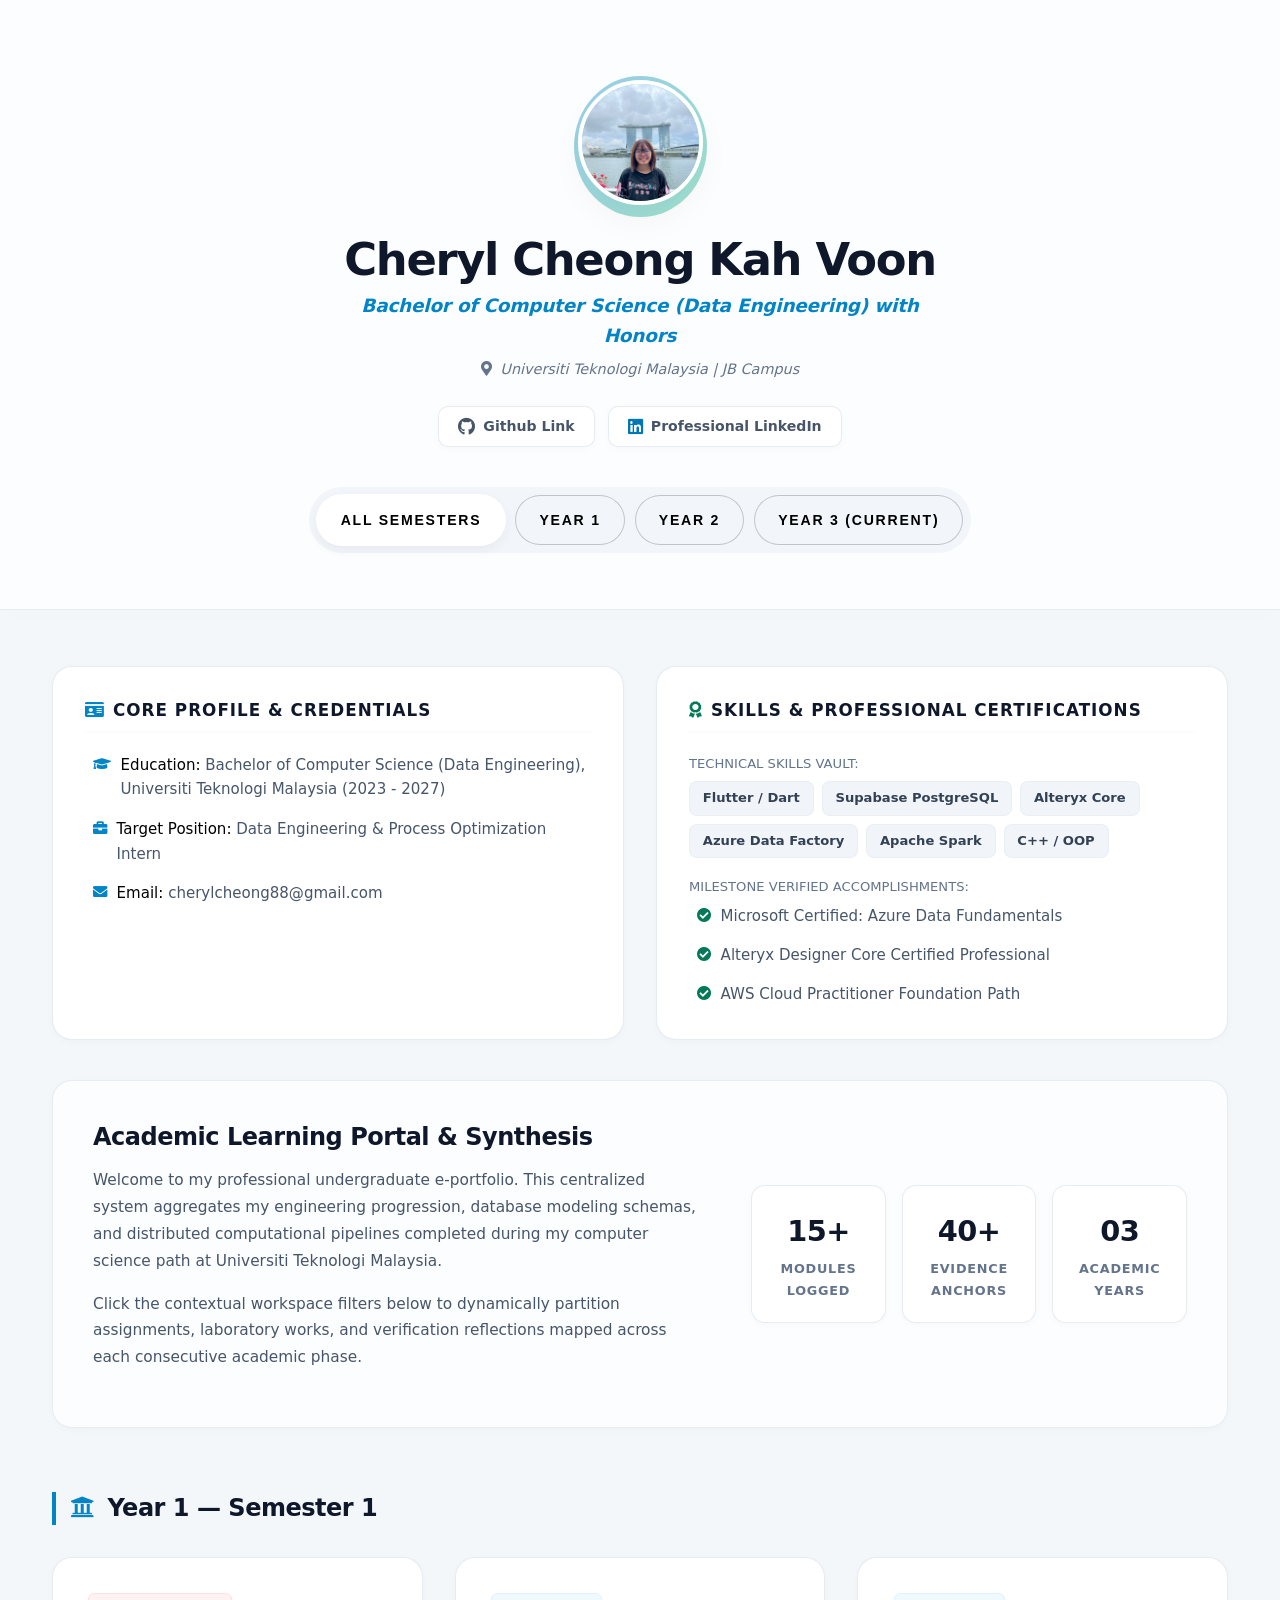
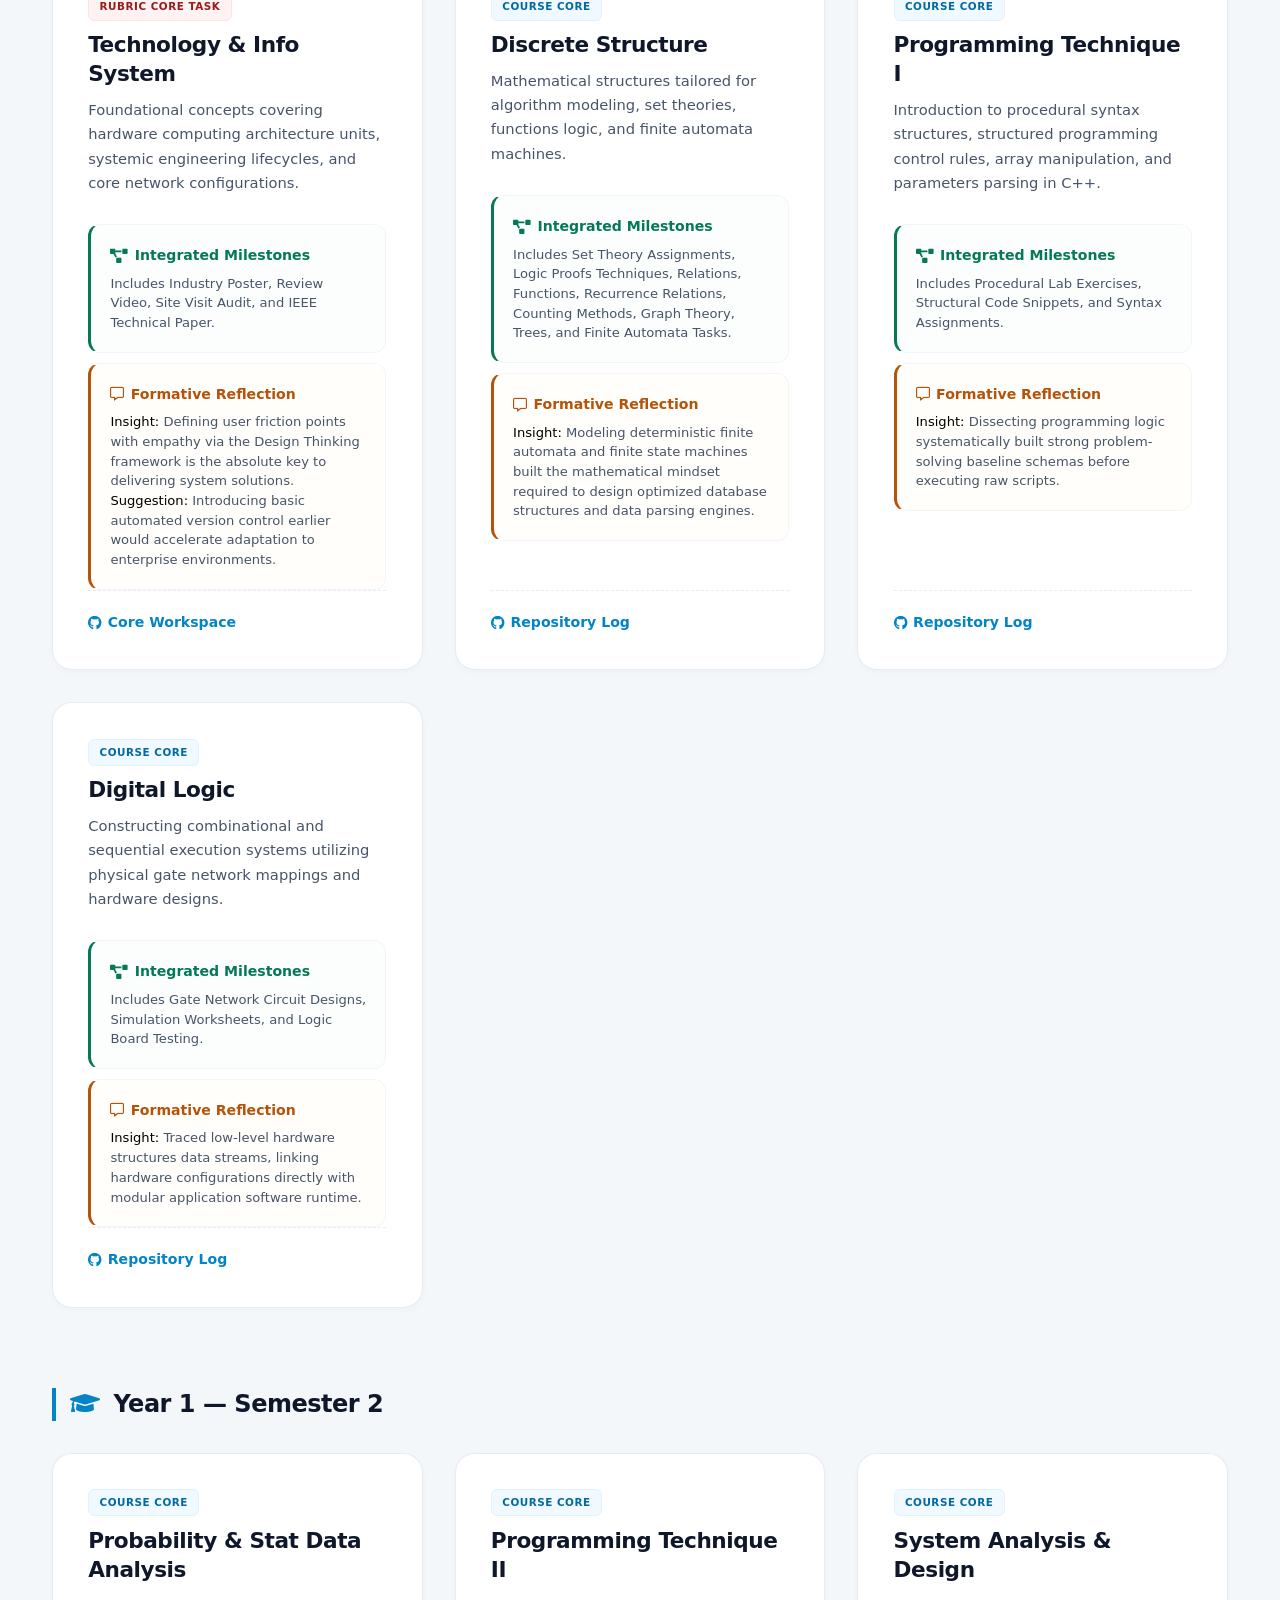
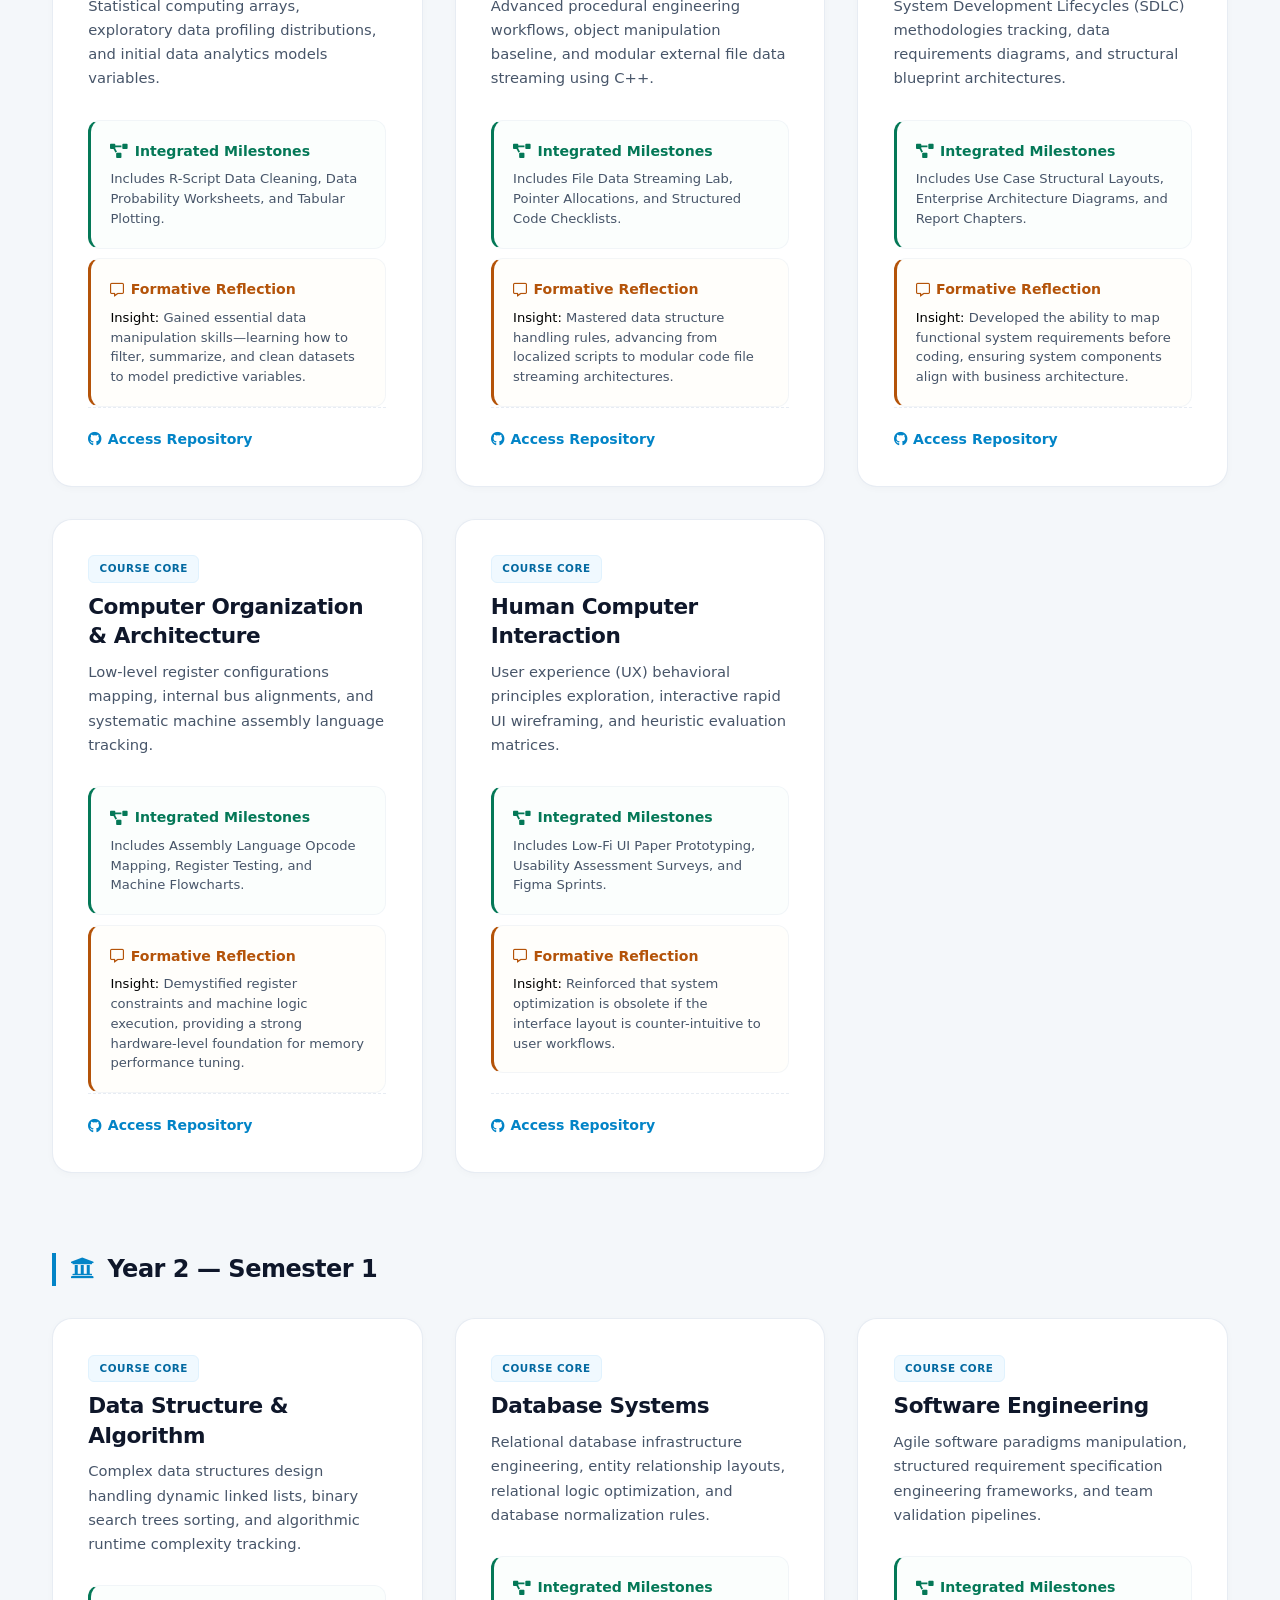
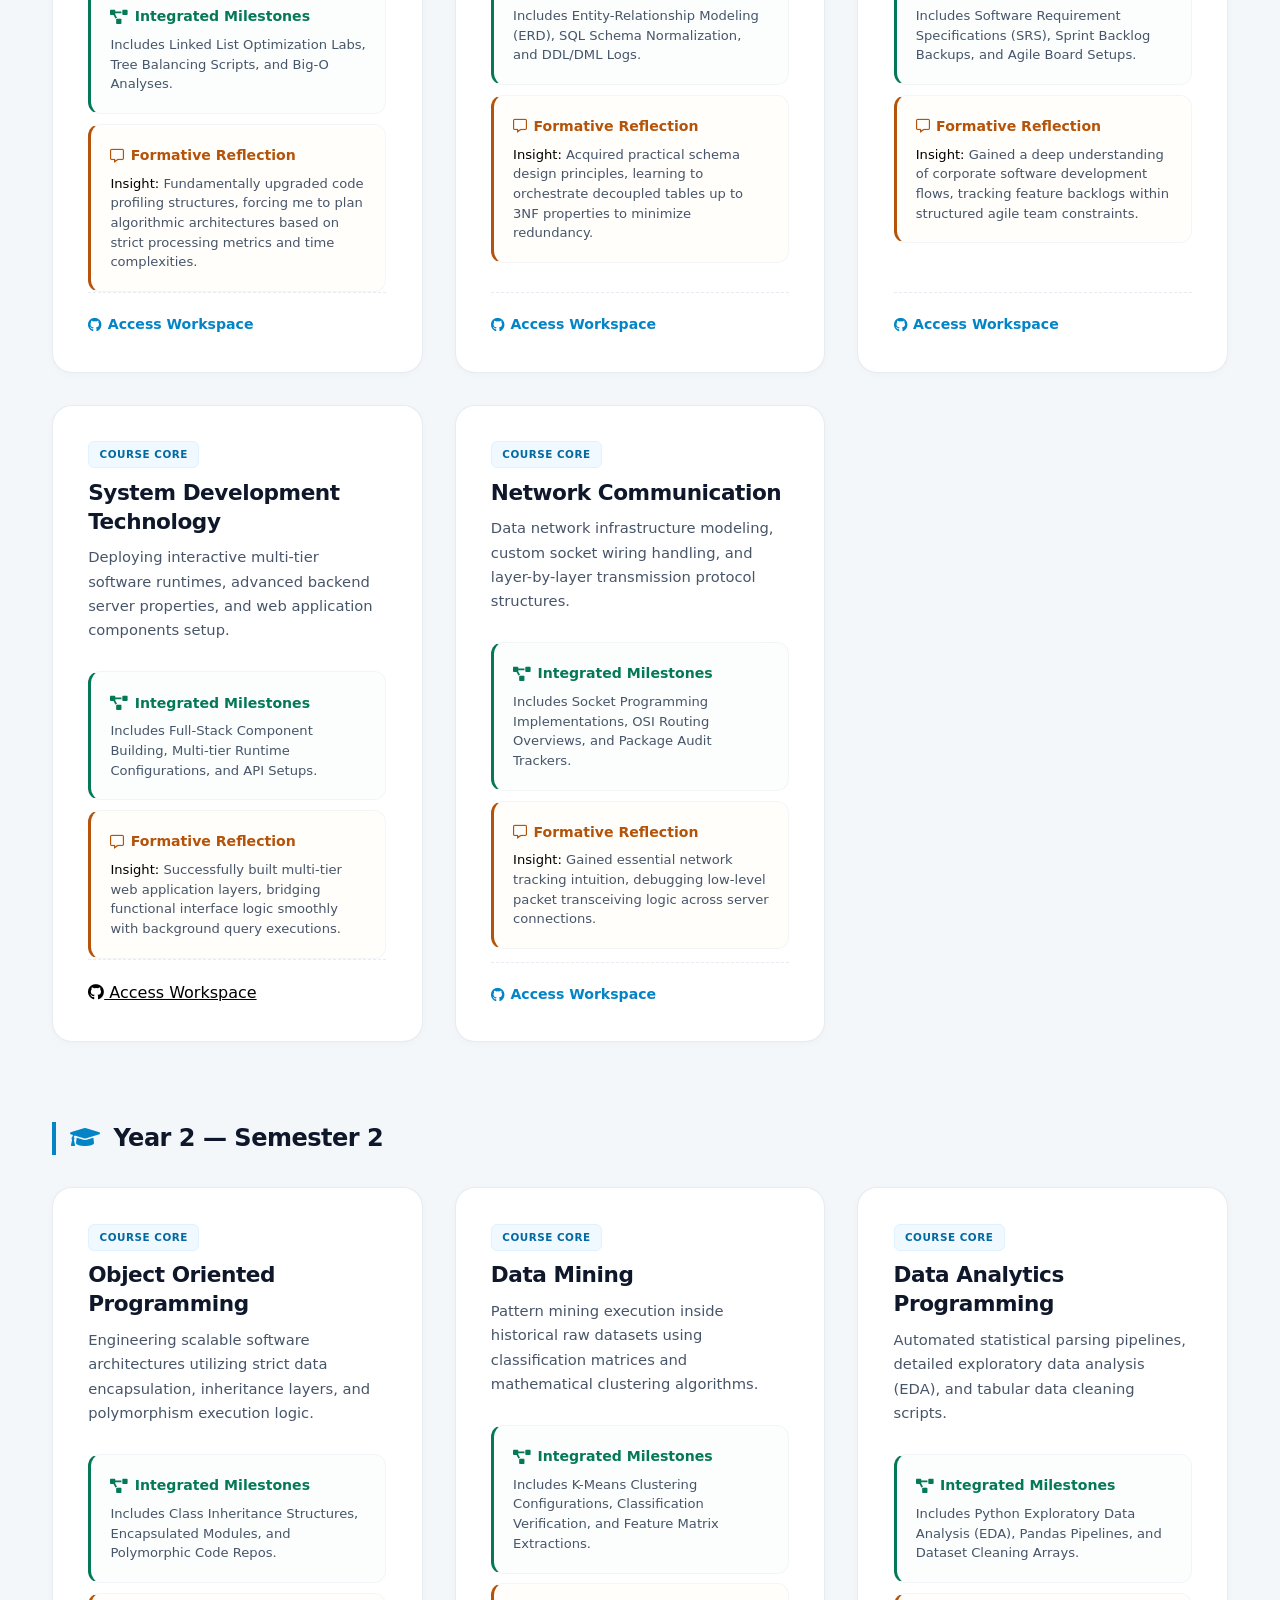
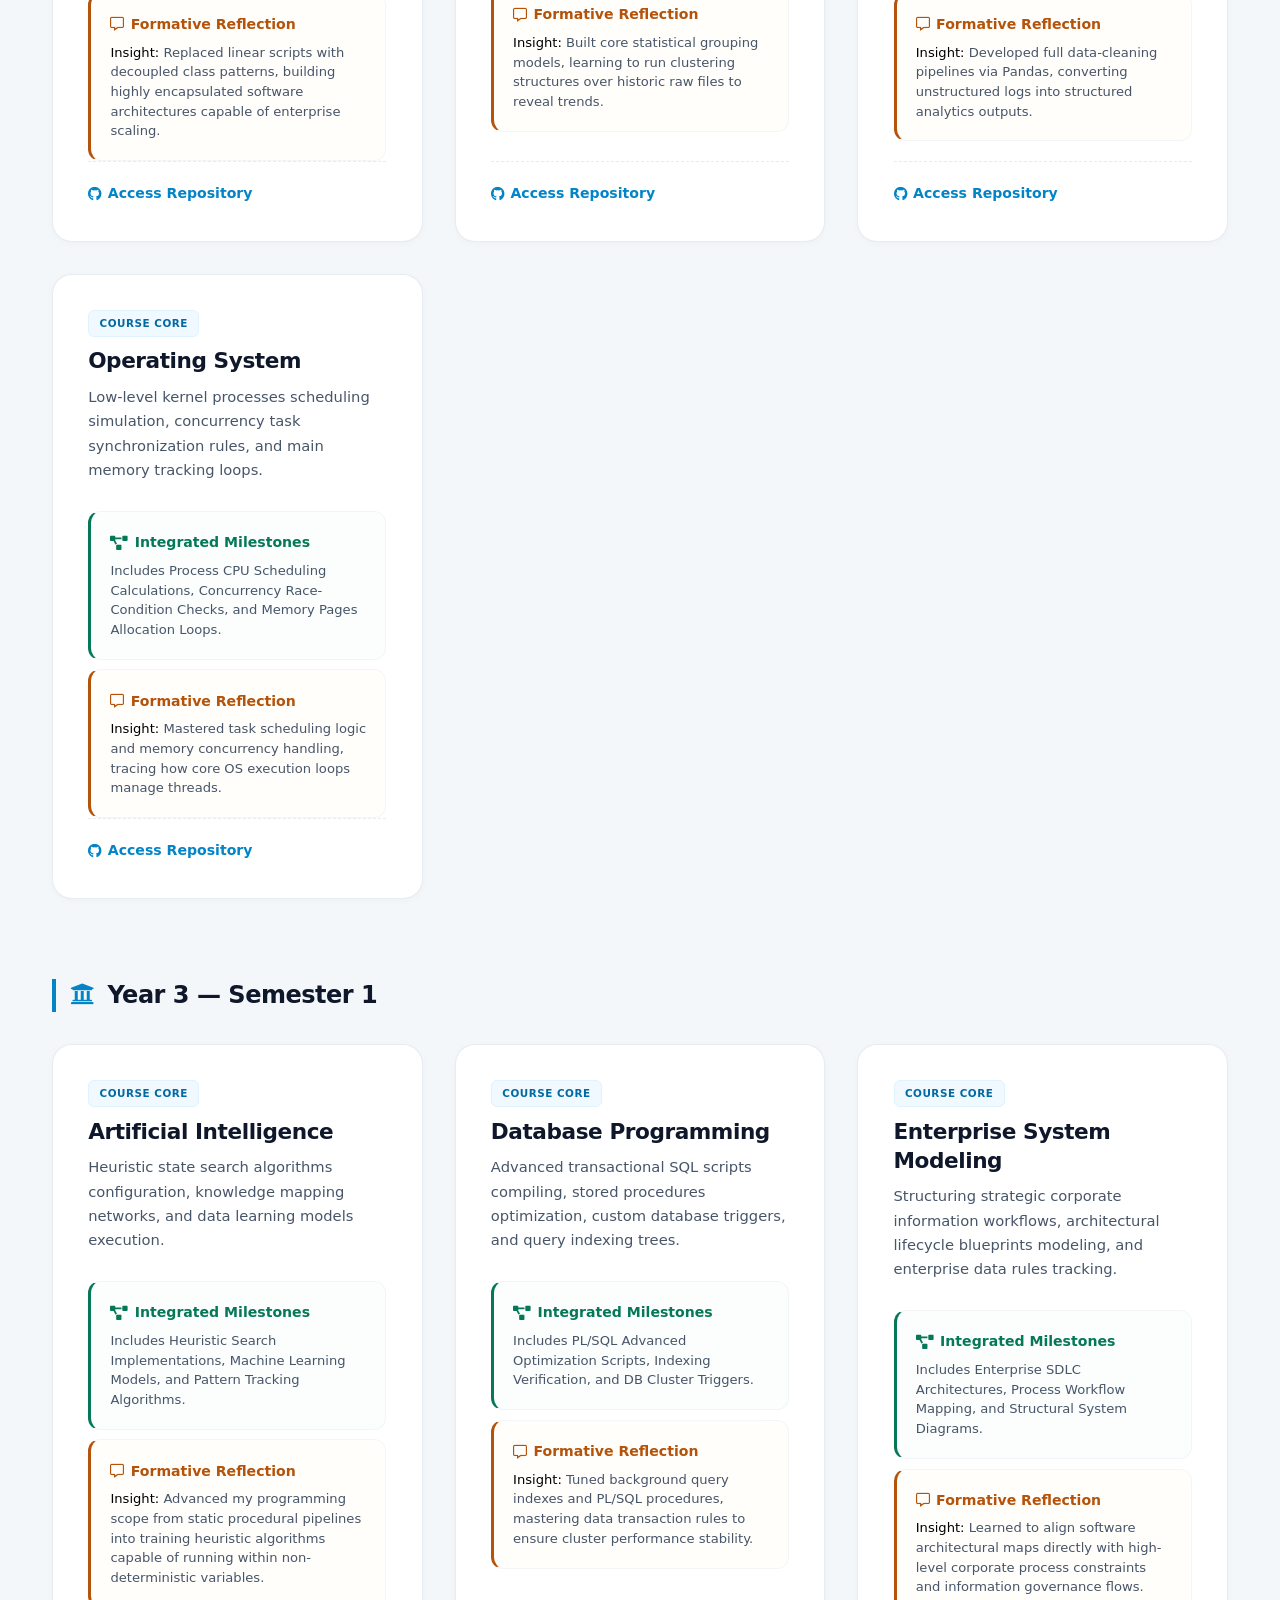
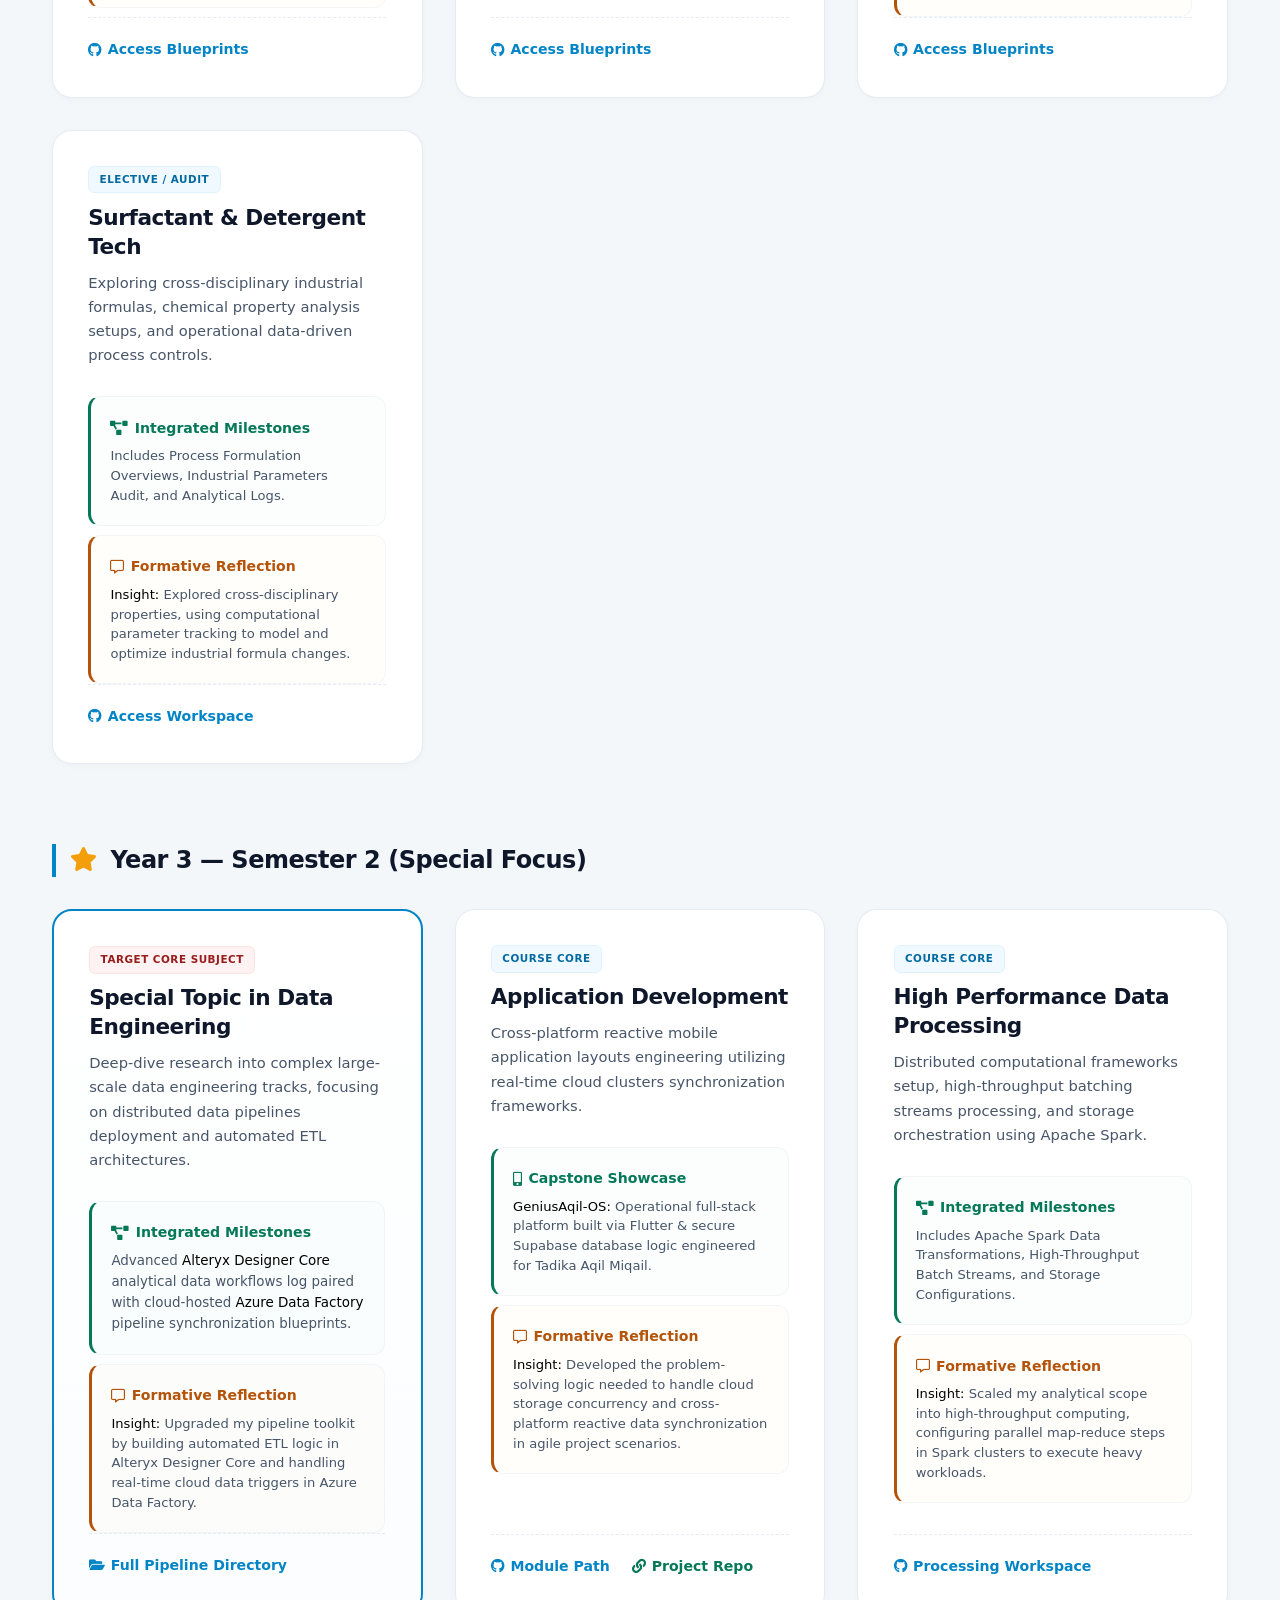
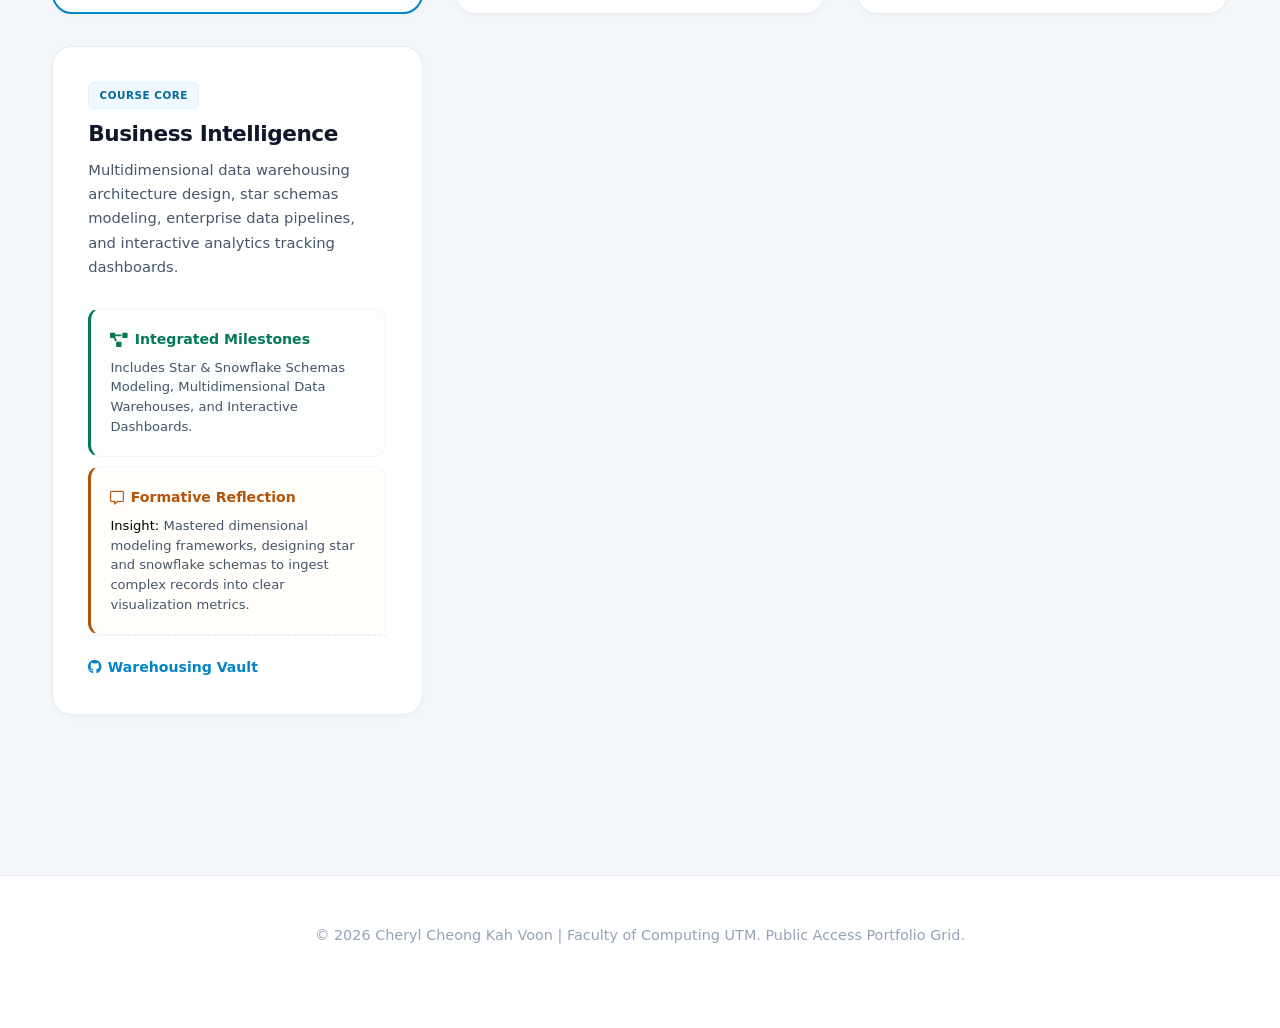
<file: index.html>
<!DOCTYPE html>
<html lang="en">
<head>
    <meta charset="UTF-8">
    <meta name="viewport" content="width=device-width, initial-scale=1.0">
    <title>Cheryl Cheong Kah Voon | SECP3843 E-Portfolio</title>
    <link rel="stylesheet" href="assets/css/main.css">
    <link rel="stylesheet" href="assets/css/fontawesome-all.min.css">
    <noscript><link rel="stylesheet" href="assets/css/noscript.css" /></noscript>
    <style>
        :root {
            color-scheme: light;
            --surface: rgba(255, 255, 255, 0.85);
            --surface-pure: #ffffff;
            --surface-alt: rgba(248, 250, 252, 0.6);
            --text: #0f172a;
            --text-flat: #334155;
            --muted: #64748b;
            --accent: #0284c7;
            --accent-gradient: linear-gradient(135deg, #0284c7 0%, #0369a1 100%);
            --accent-soft: #f0f9ff;
            --border: rgba(226, 232, 240, 0.8);
            --success-soft: rgba(236, 253, 245, 0.6);
            --success-text: #047857;
            --warning-soft: rgba(255, 251, 235, 0.6);
            --warning-text: #b45309;
            --shadow-sm: 0 2px 8px -1px rgba(15, 23, 42, 0.03);
            --shadow-md: 0 16px 36px -4px rgba(15, 23, 42, 0.05);
            --shadow-lg: 0 24px 50px -6px rgba(2, 132, 199, 0.12);
            --radius: 20px;
        }

        html {
            scroll-behavior: smooth;
        }

        body {
            background: radial-gradient(circle at 90% 10%, rgba(2, 132, 199, 0.06), transparent 50%),
                        radial-gradient(circle at 10% 80%, rgba(16, 185, 129, 0.04), transparent 50%),
                        #f4f7fa;
            color: var(--text-flat);
            font-family: 'Segoe UI', system-ui, -apple-system, sans-serif;
            margin: 0;
            min-height: 100vh;
            -webkit-font-smoothing: antialiased;
        }

        /* Modern Glassmorphic Header styling */
        .dashboard-header {
            background: rgba(255, 255, 255, 0.75);
            backdrop-filter: blur(24px);
            -webkit-backdrop-filter: blur(24px);
            padding: 5rem 2rem 3.5rem;
            text-align: center;
            border-bottom: 1px solid var(--border);
            box-shadow: 0 4px 30px rgba(15, 23, 42, 0.01);
        }

        .profile-container {
            position: relative;
            display: inline-block;
        }

        .profile-container::after {
            content: '';
            position: absolute;
            inset: -4px;
            border-radius: 50%;
            background: linear-gradient(135deg, #0284c7, #10b981);
            z-index: -1;
            opacity: 0.4;
        }

        .profile-img {
            border: 4px solid var(--surface-pure);
            border-radius: 50%;
            box-shadow: var(--shadow-md);
            width: 125px;
            height: 125px;
            object-fit: cover;
            transition: transform 0.4s cubic-bezier(0.175, 0.885, 0.32, 1.275);
        }

        .profile-img:hover {
            transform: scale(1.05) rotate(1deg);
        }

        .dashboard-header h1 {
            margin: 1.2rem 0 0.3rem;
            font-size: clamp(2.2rem, 4vw, 2.8rem);
            color: var(--text);
            font-weight: 800;
            letter-spacing: -0.03em;
        }

        .dashboard-header .subtitle {
            font-size: 1.15rem;
            color: var(--accent);
            font-weight: 600;
            margin: 0 auto;
            max-width: 600px;
            letter-spacing: -0.01em;
        }

        .dashboard-header .location {
            font-size: 0.9rem;
            color: var(--muted);
            margin-top: 0.4rem;
            font-weight: 500;
        }

        /* Social Link Badges Upgraded */
        .header-socials {
            margin-top: 1.2rem;
            display: flex;
            justify-content: center;
            gap: 0.8rem;
        }

        .social-link-badge {
            display: inline-flex;
            align-items: center;
            justify-content: center;
            gap: 0.5rem;
            background: var(--surface-pure);
            border: 1px solid var(--border);
            padding: 0.5rem 1.2rem;
            border-radius: 10px;
            font-size: 0.88rem;
            font-weight: 600;
            color: #475569;
            text-decoration: none;
            box-shadow: var(--shadow-sm);
            transition: all 0.25s ease;
        }

        .social-link-badge:hover {
            transform: translateY(-1px);
            box-shadow: var(--shadow-md);
        }

        .social-link-badge.github-btn:hover {
            border-color: #0f172a;
            color: #0f172a;
            background: #f8fafc;
        }

        .social-link-badge.linkedin-btn:hover {
            border-color: #0077b5;
            color: #0077b5;
            background: #f0f9ff;
        }

        /* Filter Tabs Redesigned */
        .tab-navigation {
            display: flex;
            justify-content: center;
            gap: 0.5rem;
            margin-top: 2.5rem;
            flex-wrap: wrap;
            background: rgba(226, 232, 240, 0.4);
            padding: 0.4rem;
            border-radius: 999px;
            display: inline-flex;
        }

        .tab-btn {
            background: transparent;
            border: 1px solid transparent;
            color: #475569;
            padding: 0.6rem 1.5rem;
            border-radius: 999px;
            cursor: pointer;
            font-weight: 700;
            font-size: 0.88rem;
            display: inline-flex;
            align-items: center;
            justify-content: center;
            text-align: center;
            transition: all 0.2s cubic-bezier(0.4, 0, 0.2, 1);
        }

        .tab-btn:hover {
            color: var(--text);
        }

        .tab-btn.active {
            background: var(--surface-pure);
            border-color: transparent;
            color: var(--accent);
            box-shadow: 0 4px 12px rgba(15, 23, 42, 0.05);
        }

        .dashboard-container {
            max-width: 1240px;
            margin: 0 auto;
            padding: 3.5rem 2rem 5rem;
        }

        /* Profile Grid Layout & Panels */
        .profile-meta-panel {
            display: grid;
            grid-template-columns: repeat(2, 1fr);
            gap: 2rem;
            margin-bottom: 2.5rem;
        }

        .meta-block-card {
            background: var(--surface-pure);
            border: 1px solid var(--border);
            border-radius: var(--radius);
            padding: 2rem;
            box-shadow: var(--shadow-sm);
        }

        .meta-block-card h3 {
            margin: 0 0 1.2rem 0;
            font-size: 1.05rem;
            color: var(--text);
            font-weight: 700;
            text-transform: uppercase;
            letter-spacing: 0.06em;
            display: flex;
            align-items: center;
            gap: 0.5rem;
            border-bottom: 2px solid var(--surface-alt);
            padding-bottom: 0.6rem;
        }

        .meta-list {
            list-style: none;
            padding: 0;
            margin: 0;
        }

        .meta-list li {
            font-size: 0.94rem;
            line-height: 1.65;
            color: #475569;
            margin-bottom: 0.9rem;
            display: flex;
            align-items: flex-start;
            gap: 0.6rem;
        }

        .meta-list li:last-child {
            margin-bottom: 0;
        }

        .meta-list li i {
            margin-top: 0.25rem;
            color: var(--accent);
            font-size: 0.9rem;
        }

        .skills-vault {
            display: flex;
            flex-wrap: wrap;
            gap: 0.5rem;
        }

        .skill-pill {
            background: #f1f5f9;
            border: 1px solid rgba(226, 232, 240, 0.5);
            padding: 0.35rem 0.8rem;
            border-radius: 8px;
            font-size: 0.82rem;
            font-weight: 600;
            color: #334155;
        }

        /* Overview Panel Design Blur */
        .overview-panel {
            background: rgba(255, 255, 255, 0.7);
            backdrop-filter: blur(16px);
            border: 1px solid var(--border);
            border-radius: var(--radius);
            padding: 2.5rem;
            margin-bottom: 4rem;
            box-shadow: var(--shadow-sm);
        }

        .overview-grid {
            display: grid;
            grid-template-columns: 1.4fr 1fr;
            gap: 3rem;
            align-items: center;
        }

        .overview-summary h2 {
            font-size: 1.5rem;
            font-weight: 700;
            color: var(--text);
            margin: 0 0 0.8rem;
            letter-spacing: -0.02em;
        }

        .overview-summary p {
            font-size: 0.96rem;
            line-height: 1.75;
            color: #475569;
            margin: 0 0 1rem;
        }

        .stats-grid {
            display: grid;
            grid-template-columns: repeat(3, 1fr);
            gap: 1rem;
        }

        .stat-card {
            background: var(--surface-pure);
            border: 1px solid var(--border);
            border-radius: 14px;
            padding: 1.35rem 0.5rem;
            text-align: center;
            box-shadow: var(--shadow-sm);
        }

        .stat-card strong {
            display: block;
            font-size: 1.8rem;
            color: var(--text);
            margin-bottom: 0.2rem;
            font-weight: 800;
            letter-spacing: -0.02em;
        }

        .stat-card span {
            display: block;
            color: var(--muted);
            font-size: 0.8rem;
            font-weight: 700;
            text-transform: uppercase;
            letter-spacing: 0.06em;
        }

        /* Specialized Workspace Cards Matrix Standardization */
        .semester-pane {
            margin-bottom: 5rem;
        }

        .semester-header-title {
            font-size: 1.5rem;
            color: var(--text);
            margin-bottom: 2rem;
            border-left: 4px solid var(--accent);
            padding-left: 14px;
            font-weight: 800;
            letter-spacing: -0.02em;
        }

        .course-grid {
            display: grid;
            grid-template-columns: repeat(auto-fill, minmax(350px, 1fr));
            gap: 2rem;
        }

        /* Unified Grid Card Architecture */
        .course-card {
            background: var(--surface-pure);
            border: 1px solid var(--border);
            border-radius: var(--radius);
            padding: 2.2rem;
            box-shadow: var(--shadow-sm);
            display: flex;
            flex-direction: column;
            justify-content: space-between;
            min-height: 520px; /* 统一撑开保证两层盒子在所有卡片完美对齐 */
            transition: transform 0.4s cubic-bezier(0.165, 0.84, 0.44, 1),
                        box-shadow 0.4s ease,
                        border-color 0.4s ease;
        }

        .course-card:hover {
            transform: translateY(-5px);
            border-color: #bae6fd;
            box-shadow: var(--shadow-lg);
        }

        .card-top {
            display: flex;
            flex-direction: column;
            flex-grow: 1;
        }

        .course-card h3 {
            margin: 0.6rem 0 0.6rem;
            font-size: 1.35rem;
            color: var(--text);
            font-weight: 700;
            line-height: 1.35;
            letter-spacing: -0.02em;
        }

        .course-card p {
            margin: 0 0 1.2rem 0;
            color: #475569;
            font-size: 0.92rem;
            line-height: 1.65;
        }

        .meta-tag {
            align-self: flex-start;
            font-size: 0.65rem;
            font-weight: 700;
            padding: 0.25rem 0.65rem;
            border-radius: 6px;
            text-transform: uppercase;
            letter-spacing: 0.05em;
        }

        .tag-required { background: #fef2f2; color: #991b1b; border: 1px solid #fee2e2; }
        .tag-core { background: var(--accent-soft); color: #0369a1; border: 1px solid #e0f2fe; }

        /* Multi-variant Content blocks */
        .reflection-box {
            background: var(--surface-alt);
            padding: 1.2rem;
            margin: 0.6rem 0 0;
            border-radius: 12px;
            font-size: 0.88rem;
            border: 1px solid rgba(226, 232, 240, 0.4);
        }

        .reflection-box.success-variant {
            border-left: 3.5px solid var(--success-text);
            background: rgba(16, 185, 129, 0.015);
        }

        .reflection-box.warning-variant {
            border-left: 3.5px solid var(--warning-text);
            background: rgba(245, 158, 11, 0.015);
        }

        .reflection-title {
            font-weight: 700;
            margin-bottom: 0.4rem;
            display: flex;
            align-items: center;
            gap: 0.4rem;
            font-size: 0.88rem;
        }

        .reflection-box.success-variant .reflection-title { color: var(--success-text); }
        .reflection-box.warning-variant .reflection-title { color: var(--warning-text); }

        .reflection-text {
            color: #475569;
            line-height: 1.6;
        }

        /* Fixed Footer Alignment Actions inside Grid Cards */
        .card-footer {
            margin-top: auto;
            padding-top: 1.25rem;
            border-top: 1px dashed var(--border);
        }

        .evidence-links {
            display: flex;
            flex-wrap: wrap;
            gap: 0.8rem 1.4rem;
        }

        .evidence-links a {
            color: var(--accent);
            text-decoration: none;
            font-weight: 600;
            font-size: 0.88rem;
            display: inline-flex;
            align-items: center;
            gap: 0.35rem;
            transition: all 0.2s ease;
        }

        .evidence-links a:hover {
            color: #0369a1;
            text-decoration: underline;
        }

        footer {
            text-align: center;
            padding: 3rem 1rem;
            color: #94a3b8;
            font-size: 0.9rem;
            background: var(--surface-pure);
            border-top: 1px solid var(--border);
            font-weight: 500;
        }

        @media screen and (max-width: 960px) {
            .overview-grid { grid-template-columns: 1fr; gap: 2rem; }
            .profile-meta-panel { grid-template-columns: 1fr; }
            .course-grid { grid-template-columns: repeat(auto-fill, minmax(300px, 1fr)); }
        }

        @media screen and (max-width: 640px) {
            .dashboard-header { padding: 4rem 1.25rem 2.5rem; }
            .dashboard-container { padding: 2rem 1.25rem 3rem; }
            .overview-panel { padding: 1.75rem; }
            .stats-grid { grid-template-columns: 1fr; gap: 0.75rem; }
            .tab-btn { flex: 1 1 100%; padding: 0.65rem 1.2rem; border-radius: 8px; }
            .tab-navigation { border-radius: 12px; display: flex; width: 100%; }
            .course-card { min-height: auto; padding: 1.75rem; }
        }
    </style>
</head>
<body>

    <div id="wrapper">

        <header class="dashboard-header">
            <div class="profile-container">
                <img src="image/myphoto.jpg" alt="Cheryl Cheong Kah Voon" class="profile-img">
            </div>
            <h1>Cheryl Cheong Kah Voon</h1>
            <p class="subtitle">Bachelor of Computer Science (Data Engineering) with Honors</p>
            <p class="location"><i class="fas fa-map-marker-alt" style="margin-right:4px;"></i> Universiti Teknologi Malaysia | JB Campus</p>
            
            <div class="header-socials">
                <a href="https://github.com/Cheryl322" target="_blank" class="social-link-badge github-btn">
                    <i class="fab fa-github" style="font-size:1.1rem;"></i> Github Link
                </a>
                <a href="https://www.linkedin.com/in/cheryl-cheong-1701a727b/" target="_blank" class="social-link-badge linkedin-btn">
                    <i class="fab fa-linkedin" style="font-size:1.1rem; color:#0077b5;"></i> Professional LinkedIn
                </a>
            </div>

            <div class="tab-navigation">
                <button class="tab-btn active" onclick="switchYear(this, 'all')">All Semesters</button>
                <button class="tab-btn" onclick="switchYear(this, 'year1')">Year 1</button>
                <button class="tab-btn" onclick="switchYear(this, 'year2')">Year 2</button>
                <button class="tab-btn" onclick="switchYear(this, 'year3')">Year 3 (Current)</button>
            </div>
        </header>

        <main class="dashboard-container">

            <section class="profile-meta-panel">
                <div class="meta-block-card">
                    <h3><i class="fas fa-id-card" style="color:var(--accent);"></i> Core Profile & Credentials</h3>
                    <ul class="meta-list">
                        <li>
                            <i class="fas fa-graduation-cap"></i>
                            <div>
                                <strong>Education:</strong> Bachelor of Computer Science (Data Engineering), Universiti Teknologi Malaysia (2023 - 2027)
                            </div>
                        </li>
                        <li>
                            <i class="fas fa-briefcase"></i>
                            <div>
                                <strong>Target Position:</strong> Data Engineering & Process Optimization Intern
                            </div>
                        </li>
                        <li>
                            <i class="fas fa-envelope"></i>
                            <div>
                                <strong>Email:</strong> cherylcheong88@gmail.com
                            </div>
                        </li>
                    </ul>
                </div>

                <div class="meta-block-card">
                    <h3><i class="fas fa-award" style="color:var(--success-text);"></i> Skills & Professional Certifications</h3>
                    <div style="margin-bottom: 1.1rem;">
                        <strong style="font-size:0.82rem; color:var(--muted); display:block; margin-bottom:0.4rem; text-transform:uppercase;">Technical Skills Vault:</strong>
                        <div class="skills-vault">
                            <span class="skill-pill">Flutter / Dart</span>
                            <span class="skill-pill">Supabase PostgreSQL</span>
                            <span class="skill-pill">Alteryx Core</span>
                            <span class="skill-pill">Azure Data Factory</span>
                            <span class="skill-pill">Apache Spark</span>
                            <span class="skill-pill">C++ / OOP</span>
                        </div>
                    </div>
                    <div>
                        <strong style="font-size:0.82rem; color:var(--muted); display:block; margin-bottom:0.4rem; text-transform:uppercase;">Milestone Verified Accomplishments:</strong>
                        <ul class="meta-list" style="font-size: 0.85rem;">
                            <li><i class="fas fa-check-circle" style="color:var(--success-text);"></i> Microsoft Certified: Azure Data Fundamentals</li>
                            <li><i class="fas fa-check-circle" style="color:var(--success-text);"></i> Alteryx Designer Core Certified Professional</li> 
                            <li><i class="fas fa-check-circle" style="color:var(--success-text);"></i> AWS Cloud Practitioner Foundation Path</li>
                        </ul>
                    </div>
                </div>
            </section>
            
            <section class="overview-panel">
                <div class="overview-grid">
                    <div class="overview-summary">
                        <h2>Academic Learning Portal & Synthesis</h2>
                        <p>Welcome to my professional undergraduate e-portfolio. This centralized system aggregates my engineering progression, database modeling schemas, and distributed computational pipelines completed during my computer science path at Universiti Teknologi Malaysia.</p>
                        <p>Click the contextual workspace filters below to dynamically partition assignments, laboratory works, and verification reflections mapped across each consecutive academic phase.</p>
                    </div>
                    <div class="stats-grid">
                        <div class="stat-card"><strong>15+</strong><span>Modules Logged</span></div>
                        <div class="stat-card"><strong>40+</strong><span>Evidence Anchors</span></div>
                        <div class="stat-card"><strong>03</strong><span>Academic Years</span></div>
                    </div>
                </div>
            </section>

            <div class="year-group" data-year="year1">
                <div class="semester-pane">
                    <h2 class="semester-header-title"><i class="fas fa-university" style="color:var(--accent); margin-right:6px;"></i> Year 1 — Semester 1</h2>
                    <div class="course-grid">
                        
                        <div class="course-card">
                            <div class="card-top">
                                <span class="meta-tag tag-required">Rubric Core Task</span>
                                <h3>Technology & Info System</h3>
                                <p>Foundational concepts covering hardware computing architecture units, systemic engineering lifecycles, and core network configurations.</p>
                                
                                <div class="reflection-box success-variant">
                                    <div class="reflection-title"><i class="fas fa-project-diagram"></i> Integrated Milestones</div>
                                    <div class="reflection-text" style="font-size:0.82rem; line-height:1.5;">
                                        Includes Industry Poster, Review Video, Site Visit Audit, and IEEE Technical Paper.
                                    </div>
                                </div>
                                <div class="reflection-box warning-variant">
                                    <div class="reflection-title"><i class="far fa-comment-alt"></i> Formative Reflection</div>
                                    <div class="reflection-text" style="font-size:0.82rem; line-height:1.5;">
                                        <strong>Insight:</strong> Defining user friction points with empathy via the Design Thinking framework is the absolute key to delivering system solutions.<br>
                                        <strong>Suggestion:</strong> Introducing basic automated version control earlier would accelerate adaptation to enterprise environments.
                                    </div>
                                </div>
                            </div>
                            <div class="card-footer">
                                <div class="evidence-links">
                                    <a href="https://github.com/Cheryl322/Utm_Academic_Archive/tree/main/Year_1/Sem_1/Technology%20and%20Information%20System" target="_blank"><i class="fab fa-github"></i> Core Workspace</a>
                                </div>
                            </div>
                        </div>

                        <div class="course-card">
                            <div class="card-top">
                                <span class="meta-tag tag-core">Course Core</span>
                                <h3>Discrete Structure</h3>
                                <p>Mathematical structures tailored for algorithm modeling, set theories, functions logic, and finite automata machines.</p>
                                
                                <div class="reflection-box success-variant">
                                    <div class="reflection-title"><i class="fas fa-project-diagram"></i> Integrated Milestones</div>
                                    <div class="reflection-text" style="font-size:0.82rem; line-height:1.5;">
                                        Includes Set Theory Assignments, Logic Proofs Techniques, Relations, Functions, Recurrence Relations, Counting Methods, Graph Theory, Trees, and Finite Automata Tasks.
                                    </div>
                                </div>
                                <div class="reflection-box warning-variant">
                                    <div class="reflection-title"><i class="far fa-comment-alt"></i> Formative Reflection</div>
                                    <div class="reflection-text" style="font-size:0.82rem; line-height:1.5;">
                                        <strong>Insight:</strong> Modeling deterministic finite automata and finite state machines built the mathematical mindset required to design optimized database structures and data parsing engines.
                                    </div>
                                </div>
                            </div>
                            <div class="card-footer">
                                <div class="evidence-links">
                                    <a href="https://github.com/Cheryl322/Utm_Academic_Archive/tree/main/Year_1/Sem_1/Discrete_Structure" target="_blank"><i class="fab fa-github"></i> Repository Log</a>
                                </div>
                            </div>
                        </div>

                        <div class="course-card">
                            <div class="card-top">
                                <span class="meta-tag tag-core">Course Core</span>
                                <h3>Programming Technique I</h3>
                                <p>Introduction to procedural syntax structures, structured programming control rules, array manipulation, and parameters parsing in C++.</p>
                                
                                <div class="reflection-box success-variant">
                                    <div class="reflection-title"><i class="fas fa-project-diagram"></i> Integrated Milestones</div>
                                    <div class="reflection-text" style="font-size:0.82rem; line-height:1.5;">
                                        Includes Procedural Lab Exercises, Structural Code Snippets, and Syntax Assignments.
                                    </div>
                                </div>
                                <div class="reflection-box warning-variant">
                                    <div class="reflection-title"><i class="far fa-comment-alt"></i> Formative Reflection</div>
                                    <div class="reflection-text" style="font-size:0.82rem; line-height:1.5;">
                                        <strong>Insight:</strong> Dissecting programming logic systematically built strong problem-solving baseline schemas before executing raw scripts.
                                    </div>
                                </div>
                            </div>
                            <div class="card-footer">
                                <div class="evidence-links">
                                    <a href="https://github.com/Cheryl322/Utm_Academic_Archive/tree/main/Year_1/Sem_1/Programming%20Technique%201" target="_blank"><i class="fab fa-github"></i> Repository Log</a>
                                </div>
                            </div>
                        </div>

                        <div class="course-card">
                            <div class="card-top">
                                <span class="meta-tag tag-core">Course Core</span>
                                <h3>Digital Logic</h3>
                                <p>Constructing combinational and sequential execution systems utilizing physical gate network mappings and hardware designs.</p>
                                
                                <div class="reflection-box success-variant">
                                    <div class="reflection-title"><i class="fas fa-project-diagram"></i> Integrated Milestones</div>
                                    <div class="reflection-text" style="font-size:0.82rem; line-height:1.5;">
                                        Includes Gate Network Circuit Designs, Simulation Worksheets, and Logic Board Testing.
                                    </div>
                                </div>
                                <div class="reflection-box warning-variant">
                                    <div class="reflection-title"><i class="far fa-comment-alt"></i> Formative Reflection</div>
                                    <div class="reflection-text" style="font-size:0.82rem; line-height:1.5;">
                                        <strong>Insight:</strong> Traced low-level hardware structures data streams, linking hardware configurations directly with modular application software runtime.
                                    </div>
                                </div>
                            </div>
                            <div class="card-footer">
                                <div class="evidence-links">
                                    <a href="https://github.com/Cheryl322/Utm_Academic_Archive/tree/main/Year_1/Sem_1/Digital%20Logic" target="_blank"><i class="fab fa-github"></i> Repository Log</a>
                                </div>
                            </div>
                        </div>
                    </div>
                </div>

                <div class="semester-pane">
                    <h2 class="semester-header-title"><i class="fas fa-graduation-cap" style="color:var(--accent); margin-right:6px;"></i> Year 1 — Semester 2</h2>
                    <div class="course-grid">
                        <div class="course-card">
                            <div class="card-top">
                                <span class="meta-tag tag-core">Course Core</span>
                                <h3>Probability & Stat Data Analysis</h3>
                                <p>Statistical computing arrays, exploratory data profiling distributions, and initial data analytics models variables.</p>
                                
                                <div class="reflection-box success-variant">
                                    <div class="reflection-title"><i class="fas fa-project-diagram"></i> Integrated Milestones</div>
                                    <div class="reflection-text" style="font-size:0.82rem; line-height:1.5;">
                                        Includes R-Script Data Cleaning, Data Probability Worksheets, and Tabular Plotting.
                                    </div>
                                </div>
                                <div class="reflection-box warning-variant">
                                    <div class="reflection-title"><i class="far fa-comment-alt"></i> Formative Reflection</div>
                                    <div class="reflection-text" style="font-size:0.82rem; line-height:1.5;">
                                        <strong>Insight:</strong> Gained essential data manipulation skills—learning how to filter, summarize, and clean datasets to model predictive variables.
                                    </div>
                                </div>
                            </div>
                            <div class="card-footer">
                                <div class="evidence-links"><a href="https://github.com/Cheryl322/Utm_Academic_Archive/tree/main/Year_1/Sem_2/Probability%20%26%20Statistical%20Data%20Analysis" target="_blank"><i class="fab fa-github"></i> Access Repository</a></div>
                            </div>
                        </div>
                        <div class="course-card">
                            <div class="card-top">
                                <span class="meta-tag tag-core">Course Core</span>
                                <h3>Programming Technique II</h3>
                                <p>Advanced procedural engineering workflows, object manipulation baseline, and modular external file data streaming using C++.</p>
                                
                                <div class="reflection-box success-variant">
                                    <div class="reflection-title"><i class="fas fa-project-diagram"></i> Integrated Milestones</div>
                                    <div class="reflection-text" style="font-size:0.82rem; line-height:1.5;">
                                        Includes File Data Streaming Lab, Pointer Allocations, and Structured Code Checklists.
                                    </div>
                                </div>
                                <div class="reflection-box warning-variant">
                                    <div class="reflection-title"><i class="far fa-comment-alt"></i> Formative Reflection</div>
                                    <div class="reflection-text" style="font-size:0.82rem; line-height:1.5;">
                                        <strong>Insight:</strong> Mastered data structure handling rules, advancing from localized scripts to modular code file streaming architectures.
                                    </div>
                                </div>
                            </div>
                            <div class="card-footer">
                                <div class="evidence-links"><a href="https://github.com/Cheryl322/Utm_Academic_Archive/tree/main/Year_1/Sem_2/Programming%20Technique%20II" target="_blank"><i class="fab fa-github"></i> Access Repository</a></div>
                            </div>
                        </div>
                        <div class="course-card">
                            <div class="card-top">
                                <span class="meta-tag tag-core">Course Core</span>
                                <h3>System Analysis & Design</h3>
                                <p>System Development Lifecycles (SDLC) methodologies tracking, data requirements diagrams, and structural blueprint architectures.</p>
                                
                                <div class="reflection-box success-variant">
                                    <div class="reflection-title"><i class="fas fa-project-diagram"></i> Integrated Milestones</div>
                                    <div class="reflection-text" style="font-size:0.82rem; line-height:1.5;">
                                        Includes Use Case Structural Layouts, Enterprise Architecture Diagrams, and Report Chapters.
                                    </div>
                                </div>
                                <div class="reflection-box warning-variant">
                                    <div class="reflection-title"><i class="far fa-comment-alt"></i> Formative Reflection</div>
                                    <div class="reflection-text" style="font-size:0.82rem; line-height:1.5;">
                                        <strong>Insight:</strong> Developed the ability to map functional system requirements before coding, ensuring system components align with business architecture.
                                    </div>
                                </div>
                            </div>
                            <div class="card-footer">
                                <div class="evidence-links"><a href="https://github.com/Cheryl322/Utm_Academic_Archive/tree/main/Year_1/Sem_2/System%20Analysis%20%26%20Design" target="_blank"><i class="fab fa-github"></i> Access Repository</a></div>
                            </div>
                        </div>
                        <div class="course-card">
                            <div class="card-top">
                                <span class="meta-tag tag-core">Course Core</span>
                                <h3>Computer Organization & Architecture</h3>
                                <p>Low-level register configurations mapping, internal bus alignments, and systematic machine assembly language tracking.</p>
                                
                                <div class="reflection-box success-variant">
                                    <div class="reflection-title"><i class="fas fa-project-diagram"></i> Integrated Milestones</div>
                                    <div class="reflection-text" style="font-size:0.82rem; line-height:1.5;">
                                        Includes Assembly Language Opcode Mapping, Register Testing, and Machine Flowcharts.
                                    </div>
                                </div>
                                <div class="reflection-box warning-variant">
                                    <div class="reflection-title"><i class="far fa-comment-alt"></i> Formative Reflection</div>
                                    <div class="reflection-text" style="font-size:0.82rem; line-height:1.5;">
                                        <strong>Insight:</strong> Demystified register constraints and machine logic execution, providing a strong hardware-level foundation for memory performance tuning.
                                    </div>
                                </div>
                            </div>
                            <div class="card-footer">
                                <div class="evidence-links"><a href="https://github.com/Cheryl322/Utm_Academic_Archive/tree/main/Year_1/Sem_2/Computer%20Organization%20%26%20Architecture" target="_blank"><i class="fab fa-github"></i> Access Repository</a></div>
                            </div>
                        </div>
                        <div class="course-card">
                            <div class="card-top">
                                <span class="meta-tag tag-core">Course Core</span>
                                <h3>Human Computer Interaction</h3>
                                <p>User experience (UX) behavioral principles exploration, interactive rapid UI wireframing, and heuristic evaluation matrices.</p>
                                
                                <div class="reflection-box success-variant">
                                    <div class="reflection-title"><i class="fas fa-project-diagram"></i> Integrated Milestones</div>
                                    <div class="reflection-text" style="font-size:0.82rem; line-height:1.5;">
                                        Includes Low-Fi UI Paper Prototyping, Usability Assessment Surveys, and Figma Sprints.
                                    </div>
                                </div>
                                <div class="reflection-box warning-variant">
                                    <div class="reflection-title"><i class="far fa-comment-alt"></i> Formative Reflection</div>
                                    <div class="reflection-text" style="font-size:0.82rem; line-height:1.5;">
                                        <strong>Insight:</strong> Reinforced that system optimization is obsolete if the interface layout is counter-intuitive to user workflows.
                                    </div>
                                </div>
                            </div>
                            <div class="card-footer">
                                <div class="evidence-links"><a href="https://github.com/Cheryl322/Utm_Academic_Archive/tree/main/Year_1/Sem_2/Human%20Computer%20Interaction" target="_blank"><i class="fab fa-github"></i> Access Repository</a></div>
                            </div>
                        </div>
                    </div>
                </div>
            </div>

            <div class="year-group" data-year="year2">
                <div class="semester-pane">
                    <h2 class="semester-header-title"><i class="fas fa-university" style="color:var(--accent); margin-right:6px;"></i> Year 2 — Semester 1</h2>
                    <div class="course-grid">
                        <div class="course-card">
                            <div class="card-top">
                                <span class="meta-tag tag-core">Course Core</span>
                                <h3>Data Structure & Algorithm</h3>
                                <p>Complex data structures design handling dynamic linked lists, binary search trees sorting, and algorithmic runtime complexity tracking.</p>
                                
                                <div class="reflection-box success-variant">
                                    <div class="reflection-title"><i class="fas fa-project-diagram"></i> Integrated Milestones</div>
                                    <div class="reflection-text" style="font-size:0.82rem; line-height:1.5;">
                                        Includes Linked List Optimization Labs, Tree Balancing Scripts, and Big-O Analyses.
                                    </div>
                                </div>
                                <div class="reflection-box warning-variant">
                                    <div class="reflection-title"><i class="far fa-comment-alt"></i> Formative Reflection</div>
                                    <div class="reflection-text" style="font-size:0.82rem; line-height:1.5;">
                                        <strong>Insight:</strong> Fundamentally upgraded code profiling structures, forcing me to plan algorithmic architectures based on strict processing metrics and time complexities.
                                    </div>
                                </div>
                            </div>
                            <div class="card-footer">
                                <div class="evidence-links"><a href="https://github.com/Cheryl322/Utm_Academic_Archive/tree/main/Year_2/Sem_1/Data%20Structure%20and%20Algorithm" target="_blank"><i class="fab fa-github"></i> Access Workspace</a></div>
                            </div>
                        </div>
                        <div class="course-card">
                            <div class="card-top">
                                <span class="meta-tag tag-core">Course Core</span>
                                <h3>Database Systems</h3>
                                <p>Relational database infrastructure engineering, entity relationship layouts, relational logic optimization, and database normalization rules.</p>
                                
                                <div class="reflection-box success-variant">
                                    <div class="reflection-title"><i class="fas fa-project-diagram"></i> Integrated Milestones</div>
                                    <div class="reflection-text" style="font-size:0.82rem; line-height:1.5;">
                                        Includes Entity-Relationship Modeling (ERD), SQL Schema Normalization, and DDL/DML Logs.
                                    </div>
                                </div>
                                <div class="reflection-box warning-variant">
                                    <div class="reflection-title"><i class="far fa-comment-alt"></i> Formative Reflection</div>
                                    <div class="reflection-text" style="font-size:0.82rem; line-height:1.5;">
                                        <strong>Insight:</strong> Acquired practical schema design principles, learning to orchestrate decoupled tables up to 3NF properties to minimize redundancy.
                                    </div>
                                </div>
                            </div>
                            <div class="card-footer">
                                <div class="evidence-links"><a href="https://github.com/Cheryl322/Utm_Academic_Archive/tree/main/Year_2/Sem_1/Database" target="_blank"><i class="fab fa-github"></i> Access Workspace</a></div>
                            </div>
                        </div>
                        <div class="course-card">
                            <div class="card-top">
                                <span class="meta-tag tag-core">Course Core</span>
                                <h3>Software Engineering</h3>
                                <p>Agile software paradigms manipulation, structured requirement specification engineering frameworks, and team validation pipelines.</p>
                                
                                <div class="reflection-box success-variant">
                                    <div class="reflection-title"><i class="fas fa-project-diagram"></i> Integrated Milestones</div>
                                    <div class="reflection-text" style="font-size:0.82rem; line-height:1.5;">
                                        Includes Software Requirement Specifications (SRS), Sprint Backlog Backups, and Agile Board Setups.
                                    </div>
                                </div>
                                <div class="reflection-box warning-variant">
                                    <div class="reflection-title"><i class="far fa-comment-alt"></i> Formative Reflection</div>
                                    <div class="reflection-text" style="font-size:0.82rem; line-height:1.5;">
                                        <strong>Insight:</strong> Gained a deep understanding of corporate software development flows, tracking feature backlogs within structured agile team constraints.
                                    </div>
                                </div>
                            </div>
                            <div class="card-footer">
                                <div class="evidence-links"><a href="https://github.com/Cheryl322/Utm_Academic_Archive/tree/main/Year_2/Sem_1/Software%20Engineering" target="_blank"><i class="fab fa-github"></i> Access Workspace</a></div>
                            </div>
                        </div>
                        <div class="course-card">
                            <div class="card-top">
                                <span class="meta-tag tag-core">Course Core</span>
                                <h3>System Development Technology</h3>
                                <p>Deploying interactive multi-tier software runtimes, advanced backend server properties, and web application components setup.</p>
                                
                                <div class="reflection-box success-variant">
                                    <div class="reflection-title"><i class="fas fa-project-diagram"></i> Integrated Milestones</div>
                                    <div class="reflection-text" style="font-size:0.82rem; line-height:1.5;">
                                        Includes Full-Stack Component Building, Multi-tier Runtime Configurations, and API Setups.
                                    </div>
                                </div>
                                <div class="reflection-box warning-variant">
                                    <div class="reflection-title"><i class="far fa-comment-alt"></i> Formative Reflection</div>
                                    <div class="reflection-text" style="font-size:0.82rem; line-height:1.5;">
                                        <strong>Insight:</strong> Successfully built multi-tier web application layers, bridging functional interface logic smoothly with background query executions.
                                    </div>
                                </div>
                            </div>
                            <div class="card-footer">
                                <div class="meta-links"><a href="https://github.com/Cheryl322/Utm_Academic_Archive/tree/main/Year_2/Sem_1/System%20Development%20Technology" target="_blank"><i class="fab fa-github"></i> Access Workspace</a></div>
                            </div>
                        </div>
                        <div class="course-card">
                            <div class="card-top">
                                <span class="meta-tag tag-core">Course Core</span>
                                <h3>Network Communication</h3>
                                <p>Data network infrastructure modeling, custom socket wiring handling, and layer-by-layer transmission protocol structures.</p>
                                
                                <div class="reflection-box success-variant">
                                    <div class="reflection-title"><i class="fas fa-project-diagram"></i> Integrated Milestones</div>
                                    <div class="reflection-text" style="font-size:0.82rem; line-height:1.5;">
                                        Includes Socket Programming Implementations, OSI Routing Overviews, and Package Audit Trackers.
                                    </div>
                                </div>
                                <div class="reflection-box warning-variant">
                                    <div class="reflection-title"><i class="far fa-comment-alt"></i> Formative Reflection</div>
                                    <div class="reflection-text" style="font-size:0.82rem; line-height:1.5;">
                                        <strong>Insight:</strong> Gained essential network tracking intuition, debugging low-level packet transceiving logic across server connections.
                                    </div>
                                </div>
                            </div>
                            <div class="card-footer">
                                <div class="evidence-links"><a href="https://github.com/Cheryl322/Utm_Academic_Archive/tree/main/Year_2/Sem_1/Network%20Communication" target="_blank"><i class="fab fa-github"></i> Access Workspace</a></div>
                            </div>
                        </div>
                    </div>
                </div>

                <div class="semester-pane">
                    <h2 class="semester-header-title"><i class="fas fa-graduation-cap" style="color:var(--accent); margin-right:6px;"></i> Year 2 — Semester 2</h2>
                    <div class="course-grid">
                        <div class="course-card">
                            <div class="card-top">
                                <span class="meta-tag tag-core">Course Core</span>
                                <h3>Object Oriented Programming</h3>
                                <p>Engineering scalable software architectures utilizing strict data encapsulation, inheritance layers, and polymorphism execution logic.</p>
                                
                                <div class="reflection-box success-variant">
                                    <div class="reflection-title"><i class="fas fa-project-diagram"></i> Integrated Milestones</div>
                                    <div class="reflection-text" style="font-size:0.82rem; line-height:1.5;">
                                        Includes Class Inheritance Structures, Encapsulated Modules, and Polymorphic Code Repos.
                                    </div>
                                </div>
                                <div class="reflection-box warning-variant">
                                    <div class="reflection-title"><i class="far fa-comment-alt"></i> Formative Reflection</div>
                                    <div class="reflection-text" style="font-size:0.82rem; line-height:1.5;">
                                        <strong>Insight:</strong> Replaced linear scripts with decoupled class patterns, building highly encapsulated software architectures capable of enterprise scaling.
                                    </div>
                                </div>
                            </div>
                            <div class="card-footer">
                                <div class="evidence-links"><a href="https://github.com/Cheryl322/Utm_Academic_Archive/tree/main/Year_2/Sem_2/Object%20Oriented%20Programming" target="_blank"><i class="fab fa-github"></i> Access Repository</a></div>
                            </div>
                        </div>
                        <div class="course-card">
                            <div class="card-top">
                                <span class="meta-tag tag-core">Course Core</span>
                                <h3>Data Mining</h3>
                                <p>Pattern mining execution inside historical raw datasets using classification matrices and mathematical clustering algorithms.</p>
                                
                                <div class="reflection-box success-variant">
                                    <div class="reflection-title"><i class="fas fa-project-diagram"></i> Integrated Milestones</div>
                                    <div class="reflection-text" style="font-size:0.82rem; line-height:1.5;">
                                        Includes K-Means Clustering Configurations, Classification Verification, and Feature Matrix Extractions.
                                    </div>
                                </div>
                                <div class="reflection-box warning-variant">
                                    <div class="reflection-title"><i class="far fa-comment-alt"></i> Formative Reflection</div>
                                    <div class="reflection-text" style="font-size:0.82rem; line-height:1.5;">
                                        <strong>Insight:</strong> Built core statistical grouping models, learning to run clustering structures over historic raw files to reveal trends.
                                    </div>
                                </div>
                            </div>
                            <div class="card-footer">
                                <div class="evidence-links"><a href="https://github.com/Cheryl322/Utm_Academic_Archive/tree/main/Year_2/Sem_2/Data%20Mining" target="_blank"><i class="fab fa-github"></i> Access Repository</a></div>
                            </div>
                        </div>
                        <div class="course-card">
                            <div class="card-top">
                                <span class="meta-tag tag-core">Course Core</span>
                                <h3>Data Analytics Programming</h3>
                                <p>Automated statistical parsing pipelines, detailed exploratory data analysis (EDA), and tabular data cleaning scripts.</p>
                                
                                <div class="reflection-box success-variant">
                                    <div class="reflection-title"><i class="fas fa-project-diagram"></i> Integrated Milestones</div>
                                    <div class="reflection-text" style="font-size:0.82rem; line-height:1.5;">
                                        Includes Python Exploratory Data Analysis (EDA), Pandas Pipelines, and Dataset Cleaning Arrays.
                                    </div>
                                </div>
                                <div class="reflection-box warning-variant">
                                    <div class="reflection-title"><i class="far fa-comment-alt"></i> Formative Reflection</div>
                                    <div class="reflection-text" style="font-size:0.82rem; line-height:1.5;">
                                        <strong>Insight:</strong> Developed full data-cleaning pipelines via Pandas, converting unstructured logs into structured analytics outputs.
                                    </div>
                                </div>
                            </div>
                            <div class="card-footer">
                                <div class="evidence-links"><a href="https://github.com/Cheryl322/Utm_Academic_Archive/tree/main/Year_2/Sem_2/Data%20Analytics%20Programming" target="_blank"><i class="fab fa-github"></i> Access Repository</a></div>
                            </div>
                        </div>
                        <div class="course-card">
                            <div class="card-top">
                                <span class="meta-tag tag-core">Course Core</span>
                                <h3>Operating System</h3>
                                <p>Low-level kernel processes scheduling simulation, concurrency task synchronization rules, and main memory tracking loops.</p>
                                
                                <div class="reflection-box success-variant">
                                    <div class="reflection-title"><i class="fas fa-project-diagram"></i> Integrated Milestones</div>
                                    <div class="reflection-text" style="font-size:0.82rem; line-height:1.5;">
                                        Includes Process CPU Scheduling Calculations, Concurrency Race-Condition Checks, and Memory Pages Allocation Loops.
                                    </div>
                                </div>
                                <div class="reflection-box warning-variant">
                                    <div class="reflection-title"><i class="far fa-comment-alt"></i> Formative Reflection</div>
                                    <div class="reflection-text" style="font-size:0.82rem; line-height:1.5;">
                                        <strong>Insight:</strong> Mastered task scheduling logic and memory concurrency handling, tracing how core OS execution loops manage threads.
                                    </div>
                                </div>
                            </div>
                            <div class="card-footer">
                                <div class="evidence-links"><a href="https://github.com/Cheryl322/Utm_Academic_Archive/tree/main/Year_2/Sem_2/Operating%20System" target="_blank"><i class="fab fa-github"></i> Access Repository</a></div>
                            </div>
                        </div>
                    </div>
                </div>
            </div>

            <div class="year-group" data-year="year3">
                <div class="semester-pane">
                    <h2 class="semester-header-title"><i class="fas fa-university" style="color:var(--accent); margin-right:6px;"></i> Year 3 — Semester 1</h2>
                    <div class="course-grid">
                        
                        <div class="course-card">
                            <div class="card-top">
                                <span class="meta-tag tag-core">Course Core</span>
                                <h3>Artificial Intelligence</h3>
                                <p>Heuristic state search algorithms configuration, knowledge mapping networks, and data learning models execution.</p>
                                
                                <div class="reflection-box success-variant">
                                    <div class="reflection-title"><i class="fas fa-project-diagram"></i> Integrated Milestones</div>
                                    <div class="reflection-text" style="font-size:0.82rem; line-height:1.5;">
                                        Includes Heuristic Search Implementations, Machine Learning Models, and Pattern Tracking Algorithms.
                                    </div>
                                </div>
                                <div class="reflection-box warning-variant">
                                    <div class="reflection-title"><i class="far fa-comment-alt"></i> Formative Reflection</div>
                                    <div class="reflection-text" style="font-size:0.82rem; line-height:1.5;">
                                        <strong>Insight:</strong> Advanced my programming scope from static procedural pipelines into training heuristic algorithms capable of running within non-deterministic variables.
                                    </div>
                                </div>
                            </div>
                            <div class="card-footer">
                                <div class="evidence-links">
                                    <a href="https://github.com/Cheryl322/Utm_Academic_Archive/tree/main/Year_3/Sem_1/Artificiall%20Intelligence" target="_blank"><i class="fab fa-github"></i> Access Blueprints</a>
                                </div>
                            </div>
                        </div>

                        <div class="course-card">
                            <div class="card-top">
                                <span class="meta-tag tag-core">Course Core</span>
                                <h3>Database Programming</h3>
                                <p>Advanced transactional SQL scripts compiling, stored procedures optimization, custom database triggers, and query indexing trees.</p>
                                
                                <div class="reflection-box success-variant">
                                    <div class="reflection-title"><i class="fas fa-project-diagram"></i> Integrated Milestones</div>
                                    <div class="reflection-text" style="font-size:0.82rem; line-height:1.5;">
                                        Includes PL/SQL Advanced Optimization Scripts, Indexing Verification, and DB Cluster Triggers.
                                    </div>
                                </div>
                                <div class="reflection-box warning-variant">
                                    <div class="reflection-title"><i class="far fa-comment-alt"></i> Formative Reflection</div>
                                    <div class="reflection-text" style="font-size:0.82rem; line-height:1.5;">
                                        <strong>Insight:</strong> Tuned background query indexes and PL/SQL procedures, mastering data transaction rules to ensure cluster performance stability.
                                    </div>
                                </div>
                            </div>
                            <div class="card-footer">
                                <div class="evidence-links">
                                    <a href="https://github.com/Cheryl322/Utm_Academic_Archive/tree/main/Year_3/Sem_1/Database%20Programming" target="_blank"><i class="fab fa-github"></i> Access Blueprints</a>
                                </div>
                            </div>
                        </div>

                        <div class="course-card">
                            <div class="card-top">
                                <span class="meta-tag tag-core">Course Core</span>
                                <h3>Enterprise System Modeling</h3>
                                <p>Structuring strategic corporate information workflows, architectural lifecycle blueprints modeling, and enterprise data rules tracking.</p>
                                
                                <div class="reflection-box success-variant">
                                    <div class="reflection-title"><i class="fas fa-project-diagram"></i> Integrated Milestones</div>
                                    <div class="reflection-text" style="font-size:0.82rem; line-height:1.5;">
                                        Includes Enterprise SDLC Architectures, Process Workflow Mapping, and Structural System Diagrams.
                                    </div>
                                </div>
                                <div class="reflection-box warning-variant">
                                    <div class="reflection-title"><i class="far fa-comment-alt"></i> Formative Reflection</div>
                                    <div class="reflection-text" style="font-size:0.82rem; line-height:1.5;">
                                        <strong>Insight:</strong> Learned to align software architectural maps directly with high-level corporate process constraints and information governance flows.
                                    </div>
                                </div>
                            </div>
                            <div class="card-footer">
                                <div class="evidence-links">
                                    <a href="https://github.com/Cheryl322/Utm_Academic_Archive/tree/main/Year_3/Sem_1/Enterprise%20System%20and%20Design%20Modelling" target="_blank"><i class="fab fa-github"></i> Access Blueprints</a>
                                </div>
                            </div>
                        </div>

                        <div class="course-card">
                            <div class="card-top">
                                <span class="meta-tag tag-core">Elective / Audit</span>
                                <h3>Surfactant & Detergent Tech</h3>
                                <p>Exploring cross-disciplinary industrial formulas, chemical property analysis setups, and operational data-driven process controls.</p>
                                
                                <div class="reflection-box success-variant">
                                    <div class="reflection-title"><i class="fas fa-project-diagram"></i> Integrated Milestones</div>
                                    <div class="reflection-text" style="font-size:0.82rem; line-height:1.5;">
                                        Includes Process Formulation Overviews, Industrial Parameters Audit, and Analytical Logs.
                                    </div>
                                </div>
                                <div class="reflection-box warning-variant">
                                    <div class="reflection-title"><i class="far fa-comment-alt"></i> Formative Reflection</div>
                                    <div class="reflection-text" style="font-size:0.82rem; line-height:1.5;">
                                        <strong>Insight:</strong> Explored cross-disciplinary properties, using computational parameter tracking to model and optimize industrial formula changes.
                                    </div>
                                </div>
                            </div>
                            <div class="card-footer">
                                <div class="evidence-links">
                                    <a href="https://github.com/Cheryl322/Utm_Academic_Archive/tree/main/Year_3/Sem_1/Surfactant%20and%20Detergent%20Technology" target="_blank"><i class="fab fa-github"></i> Access Workspace</a>
                                </div>
                            </div>
                        </div>

                    </div>
                </div>

                <div class="semester-pane">
                    <h2 class="semester-header-title"><i class="fas fa-star" style="color:#f59e0b; margin-right:6px;"></i> Year 3 — Semester 2 (Special Focus)</h2>
                    <div class="course-grid">
                        
                        <div class="course-card" style="border: 2px solid var(--accent); background: linear-gradient(to bottom, #ffffff, #fbfdfe);">
                            <div class="card-top">
                                <span class="meta-tag tag-required">Target Core Subject</span>
                                <h3>Special Topic in Data Engineering</h3>
                                <p>Deep-dive research into complex large-scale data engineering tracks, focusing on distributed data pipelines deployment and automated ETL architectures.</p>
                                
                                <div class="reflection-box success-variant">
                                    <div class="reflection-title"><i class="fas fa-project-diagram"></i> Integrated Milestones</div>
                                    <div class="reflection-text" style="font-size:0.84rem; line-height:1.55;">
                                        Advanced <strong>Alteryx Designer Core</strong> analytical data workflows log paired with cloud-hosted <strong>Azure Data Factory</strong> pipeline synchronization blueprints.
                                    </div>
                                </div>
                                <div class="reflection-box warning-variant">
                                    <div class="reflection-title"><i class="far fa-comment-alt"></i> Formative Reflection</div>
                                    <div class="reflection-text" style="font-size:0.82rem; line-height:1.5;">
                                        <strong>Insight:</strong> Upgraded my pipeline toolkit by building automated ETL logic in Alteryx Designer Core and handling real-time cloud data triggers in Azure Data Factory.
                                    </div>
                                </div>
                            </div>
                            <div class="card-footer">
                                <div class="evidence-links">
                                    <a href="https://github.com/Cheryl322/Utm_Academic_Archive/tree/main/Year_3/Sem_2/Sepcial%20Topic%20in%20Data%20Engineering" target="_blank" style="font-weight:700;"><i class="fas fa-folder-open"></i> Full Pipeline Directory</a>
                                </div>
                            </div>
                        </div>

                        <div class="course-card">
                            <div class="card-top">
                                <span class="meta-tag tag-core">Course Core</span>
                                <h3>Application Development</h3>
                                <p>Cross-platform reactive mobile application layouts engineering utilizing real-time cloud clusters synchronization frameworks.</p>
                                
                                <div class="reflection-box success-variant">
                                    <div class="reflection-title" style="color:var(--success-text);"><i class="fas fa-mobile-alt"></i> Capstone Showcase</div>
                                    <div class="reflection-text" style="font-size:0.82rem; line-height:1.5;">
                                        <strong>GeniusAqil-OS:</strong> Operational full-stack platform built via Flutter & secure Supabase database logic engineered for Tadika Aqil Miqail.
                                    </div>
                                </div>
                                <div class="reflection-box warning-variant">
                                    <div class="reflection-title"><i class="far fa-comment-alt"></i> Formative Reflection</div>
                                    <div class="reflection-text" style="font-size:0.82rem; line-height:1.5;">
                                        <strong>Insight:</strong> Developed the problem-solving logic needed to handle cloud storage concurrency and cross-platform reactive data synchronization in agile project scenarios.
                                    </div>
                                </div>
                            </div>
                            <div class="card-footer">
                                <div class="evidence-links">
                                    <a href="https://github.com/Cheryl322/Utm_Academic_Archive/tree/main/Year_3/Sem_2/Aplication%20Development" target="_blank"><i class="fab fa-github"></i> Module Path</a>
                                    <a href="https://github.com/Najma-Shakirah/GeniusAqil-OS" target="_blank" style="color:var(--success-text); font-weight: 700;"><i class="fas fa-link"></i> Project Repo</a>
                                </div>
                            </div>
                        </div>

                        <div class="course-card">
                            <div class="card-top">
                                <span class="meta-tag tag-core">Course Core</span>
                                <h3>High Performance Data Processing</h3>
                                <p>Distributed computational frameworks setup, high-throughput batching streams processing, and storage orchestration using Apache Spark.</p>
                                
                                <div class="reflection-box success-variant">
                                    <div class="reflection-title"><i class="fas fa-project-diagram"></i> Integrated Milestones</div>
                                    <div class="reflection-text" style="font-size:0.82rem; line-height:1.5;">
                                        Includes Apache Spark Data Transformations, High-Throughput Batch Streams, and Storage Configurations.
                                    </div>
                                </div>
                                <div class="reflection-box warning-variant">
                                    <div class="reflection-title"><i class="far fa-comment-alt"></i> Formative Reflection</div>
                                    <div class="reflection-text" style="font-size:0.82rem; line-height:1.5;">
                                        <strong>Insight:</strong> Scaled my analytical scope into high-throughput computing, configuring parallel map-reduce steps in Spark clusters to execute heavy workloads.
                                    </div>
                                </div>
                            </div>
                            <div class="card-footer">
                                <div class="evidence-links"><a href="https://github.com/Cheryl322/Utm_Academic_Archive/tree/main/Year_3/Sem_2/High%20Performance%20Data%20Processing" target="_blank"><i class="fab fa-github"></i> Processing Workspace</a></div>
                            </div>
                        </div>

                        <div class="course-card">
                            <div class="card-top">
                                <span class="meta-tag tag-core">Course Core</span>
                                <h3>Business Intelligence</h3>
                                <p>Multidimensional data warehousing architecture design, star schemas modeling, enterprise data pipelines, and interactive analytics tracking dashboards.</p>
                                
                                <div class="reflection-box success-variant">
                                    <div class="reflection-title"><i class="fas fa-project-diagram"></i> Integrated Milestones</div>
                                    <div class="reflection-text" style="font-size:0.82rem; line-height:1.5;">
                                        Includes Star & Snowflake Schemas Modeling, Multidimensional Data Warehouses, and Interactive Dashboards.
                                    </div>
                                </div>
                                <div class="reflection-box warning-variant">
                                    <div class="reflection-title"><i class="far fa-comment-alt"></i> Formative Reflection</div>
                                    <div class="reflection-text" style="font-size:0.82rem; line-height:1.5;">
                                        <strong>Insight:</strong> Mastered dimensional modeling frameworks, designing star and snowflake schemas to ingest complex records into clear visualization metrics.
                                    </div>
                                </div>
                            </div>
                            <div class="card-footer">
                                <div class="evidence-links"><a href="https://github.com/Cheryl322/Utm_Academic_Archive/tree/main/Year_3/Sem_2/Business%20Intelligence" target="_blank"><i class="fab fa-github"></i> Warehousing Vault</a></div>
                            </div>
                        </div>
                    </div>
                </div>
            </div>

        </main>

        <footer>
            <p>&copy; 2026 Cheryl Cheong Kah Voon | Faculty of Computing UTM. Public Access Portfolio Grid.</p>
        </footer>

    </div>

    <script>
        function switchYear(button, selectedYear) {
            const buttons = document.querySelectorAll('.tab-btn');
            buttons.forEach(btn => btn.classList.remove('active'));
            button.classList.add('active');

            const yearGroups = document.querySelectorAll('.year-group');
            yearGroups.forEach(group => {
                if (selectedYear === 'all' || group.getAttribute('data-year') === selectedYear) {
                    group.style.display = 'block';
                } else {
                    group.style.display = 'none';
                }
            });
        }

        document.addEventListener('DOMContentLoaded', function() {
            const initialActiveBtn = document.querySelector('.tab-btn.active');
            if(initialActiveBtn) {
                switchYear(initialActiveBtn, 'all');
            }
        });
    </script>
    <script src="assets/js/jquery.min.js"></script>
    <script src="assets/js/jquery.scrollex.min.js"></script>
    <script src="assets/js/jquery.scrolly.min.js"></script>
    <script src="assets/js/browser.min.js"></script>
    <script src="assets/js/breakpoints.min.js"></script>
    <script src="assets/js/util.js"></script>
    <script src="assets/js/main.js"></script>
</body>
</html>
</file>
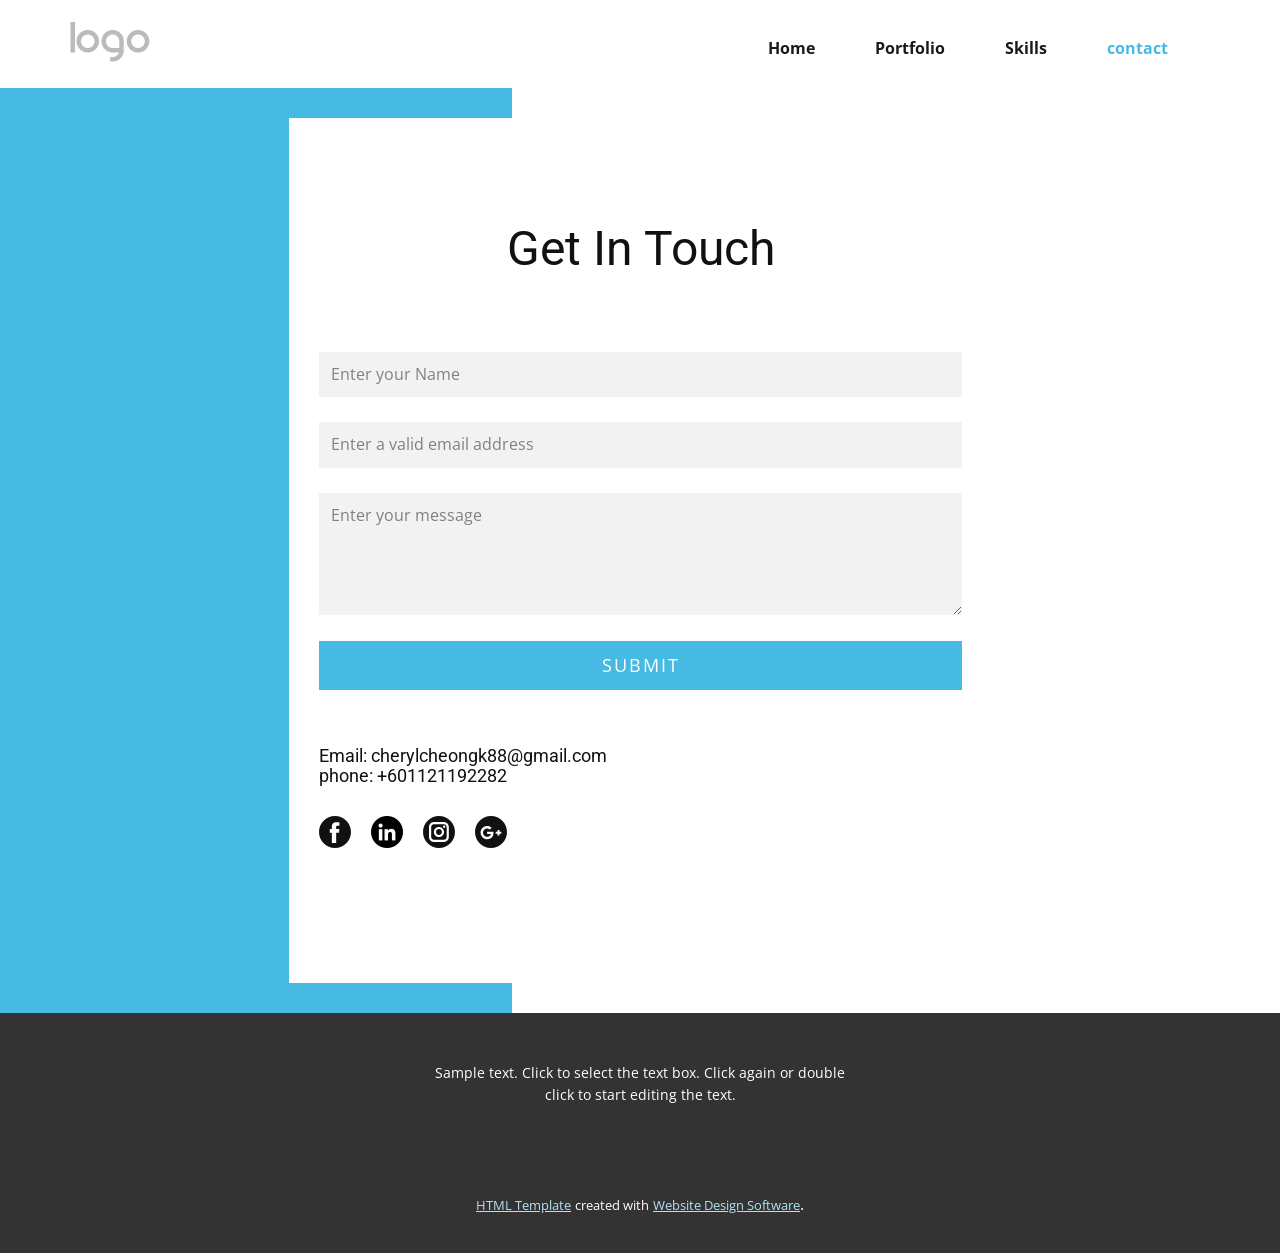
<file: Contact.html>
<!DOCTYPE html>
<html style="font-size: 16px;" lang="en"><head>
    <meta name="viewport" content="width=device-width, initial-scale=1.0">
    <meta charset="utf-8">
    <meta name="keywords" content="​We are a Running community, ​A running group for all ages, ​Join us for free group runs on Tuesday and Thursday mornings, Our Coaches, ​We believe that running should be accessible, contact form, follow us">
    <meta name="description" content="">
    <title>Contact</title>
    <link rel="stylesheet" href="nicepage.css" media="screen">
<link rel="stylesheet" href="Contact.css" media="screen">
    <script class="u-script" type="text/javascript" src="jquery-1.9.1.min.js" defer=""></script>
    <script class="u-script" type="text/javascript" src="nicepage.js" defer=""></script>
    <meta name="generator" content="Nicepage 6.2.4, nicepage.com">
    <meta name="referrer" content="origin">
    <link id="u-theme-google-font" rel="stylesheet" href="https://fonts.googleapis.com/css?family=Roboto:100,100i,300,300i,400,400i,500,500i,700,700i,900,900i|Open+Sans:300,300i,400,400i,500,500i,600,600i,700,700i,800,800i">
    
    
    
    <script type="application/ld+json">{
		"@context": "http://schema.org",
		"@type": "Organization",
		"name": "",
		"logo": "images/default-logo.png"
}</script>
    <meta name="theme-color" content="#47bae3">
    <meta property="og:title" content="Contact">
    <meta property="og:type" content="website">
  <meta data-intl-tel-input-cdn-path="intlTelInput/"></head>
  <body data-path-to-root="./" data-include-products="false" class="u-body u-xl-mode" data-lang="en"><header class="u-clearfix u-header u-header" id="sec-fa25"><div class="u-clearfix u-sheet u-sheet-1">
        <a href="https://nicepage.com" class="u-image u-logo u-image-1">
          <img src="images/default-logo.png" class="u-logo-image">
        </a>
        <nav class="u-menu u-menu-one-level u-offcanvas u-menu-1">
          <div class="menu-collapse" style="font-size: 1rem; letter-spacing: 0px; font-weight: 700;" wfd-invisible="true">
            <a class="u-button-style u-custom-border u-custom-border-color u-custom-borders u-custom-left-right-menu-spacing u-custom-padding-bottom u-custom-text-color u-custom-top-bottom-menu-spacing u-nav-link u-text-active-palette-1-base u-text-hover-palette-2-base" href="#">
              <svg class="u-svg-link" viewBox="0 0 24 24"><use xlink:href="#menu-hamburger"></use></svg>
              <svg class="u-svg-content" version="1.1" id="menu-hamburger" viewBox="0 0 16 16" x="0px" y="0px" xmlns:xlink="http://www.w3.org/1999/xlink" xmlns="http://www.w3.org/2000/svg"><g><rect y="1" width="16" height="2"></rect><rect y="7" width="16" height="2"></rect><rect y="13" width="16" height="2"></rect>
</g></svg>
            </a>
          </div>
          <div class="u-custom-menu u-nav-container" wfd-invisible="true">
            <ul class="u-nav u-spacing-20 u-unstyled u-nav-1"><li class="u-nav-item"><a class="u-button-style u-nav-link u-text-active-palette-1-base u-text-grey-90 u-text-hover-palette-2-base" href="Home.html" style="padding: 10px 20px;">Home</a>
</li><li class="u-nav-item"><a class="u-button-style u-nav-link u-text-active-palette-1-base u-text-grey-90 u-text-hover-palette-2-base" href="Portfolio.html" style="padding: 10px 20px;">Portfolio</a>
</li><li class="u-nav-item"><a class="u-button-style u-nav-link u-text-active-palette-1-base u-text-grey-90 u-text-hover-palette-2-base" href="skill.html" style="padding: 10px 20px;">Skills</a>
</li><li class="u-nav-item"><a class="u-button-style u-nav-link u-text-active-palette-1-base u-text-grey-90 u-text-hover-palette-2-base" href="Contact.html" style="padding: 10px 20px;">contact</a>
</li></ul>
          </div>
          <div class="u-custom-menu u-nav-container-collapse" wfd-invisible="true">
            <div class="u-black u-container-style u-inner-container-layout u-opacity u-opacity-95 u-sidenav">
              <div class="u-inner-container-layout u-sidenav-overflow">
                <div class="u-menu-close"></div>
                <ul class="u-align-center u-nav u-popupmenu-items u-unstyled u-nav-2"><li class="u-nav-item"><a class="u-button-style u-nav-link" href="Home.html">Home</a>
</li><li class="u-nav-item"><a class="u-button-style u-nav-link" href="Portfolio.html">Portfolio</a>
</li><li class="u-nav-item"><a class="u-button-style u-nav-link" href="skill.html">Skills</a>
</li><li class="u-nav-item"><a class="u-button-style u-nav-link" href="Contact.html">contact</a>
</li></ul>
              </div>
            </div>
            <div class="u-black u-menu-overlay u-opacity u-opacity-70" wfd-invisible="true"></div>
          </div>
        </nav>
      </div></header> 
    <section class="u-clearfix u-valign-middle u-section-1" id="carousel_651d">
      <div class="u-expanded-height u-palette-1-base u-shape u-shape-rectangle u-shape-1" data-animation-name="customAnimationIn" data-animation-duration="1500" data-animation-delay="500"></div>
      <div class="data-layout-selected u-clearfix u-gutter-0 u-layout-wrap u-layout-wrap-1">
        <div class="u-gutter-0 u-layout">
          <div class="u-layout-row">
            <div class="u-container-style u-layout-cell u-size-60 u-white u-layout-cell-1" data-animation-name="customAnimationIn" data-animation-duration="1500" data-animation-delay="500">
              <div class="u-container-layout u-container-layout-1">
                <h2 class="u-align-left u-text u-text-default u-text-1">Get In Touch</h2>
                <div class="u-expanded-width u-form u-form-1">
                  <form action="https://forms.nicepagesrv.com/v2/form/process" class="u-block-f398-21 u-clearfix u-form-spacing-25 u-form-vertical u-inner-form" source="email"><!-- hidden inputs for siteId and pageId -->
                    <div class="u-form-group u-form-name">
                      <label for="name-e4cc" class="u-form-control-hidden u-label" wfd-invisible="true">Name</label>
                      <input type="text" placeholder="Enter your Name" id="name-e4cc" name="name" class="u-border-no-bottom u-border-no-left u-border-no-right u-border-no-top u-grey-5 u-input u-input-rectangle" required="" fdprocessedid="awizta">
                    </div><!-- always visible -->
                    <div class="u-form-email u-form-group">
                      <label for="email-e4cc" class="u-form-control-hidden u-label" wfd-invisible="true">Email</label>
                      <input type="email" placeholder="Enter a valid email address" id="email-e4cc" name="email" class="u-border-no-bottom u-border-no-left u-border-no-right u-border-no-top u-grey-5 u-input u-input-rectangle" required="" fdprocessedid="tejoq">
                    </div>
                    <div class="u-form-group u-form-message">
                      <label for="message-e4cc" class="u-form-control-hidden u-label" wfd-invisible="true">Message</label>
                      <textarea placeholder="Enter your message" rows="4" cols="50" id="message-e4cc" name="message" class="u-border-no-bottom u-border-no-left u-border-no-right u-border-no-top u-grey-5 u-input u-input-rectangle" required=""></textarea>
                    </div>
                    <div class="u-form-group u-form-submit">
                      <a href="#" class="u-btn u-btn-submit u-button-style u-hover-palette-1-dark-1 u-palette-1-base u-btn-1">Submit</a>
                      <input type="submit" value="submit" class="u-form-control-hidden u-grey-5" wfd-invisible="true">
                    </div>
                    <div class="u-form-send-message u-form-send-success" wfd-invisible="true"> Thank you! Your message has been sent. </div>
                    <div class="u-form-send-error u-form-send-message" wfd-invisible="true"> Unable to send your message. Please fix errors then try again. </div>
                    <input type="hidden" value="" name="recaptchaResponse" wfd-invisible="true">
                    <input type="hidden" name="formServices" value="5e3d43fe-2ddf-ff76-5923-7fe8d82de825">
                  </form>
                </div>
                <h2 class="u-align-left u-text u-text-default u-text-2" spellcheck="false">Email: cherylcheongk88@gmail.com<br>phone: +601121192282&nbsp;
                </h2>
                <div class="u-social-icons u-spacing-20 u-social-icons-1">
                  <a class="u-social-url" target="_blank" href="https://www.facebook.com/cheryl.cheong.5/" title="Facebook"><span class="u-icon u-icon-circle u-social-facebook u-social-icon u-icon-1"><svg class="u-svg-link" preserveAspectRatio="xMidYMin slice" viewBox="0 0 112.2 112.2"><use xlink:href="#svg-05cd"></use></svg><svg x="0px" y="0px" viewBox="0 0 112.2 112.2" style="enable-background:new 0 0 112.2 112.2;" xml:space="preserve" id="svg-05cd" class="u-svg-content"><path d="M56.1,0C25.1,0,0,25.1,0,56.1c0,31,25.1,56.1,56.1,56.1c31,0,56.1-25.1,56.1-56.1C112.2,25.1,87.1,0,56.1,0z M71.6,34.3h-8.2c-1.3,0-3.2,0.7-3.2,3.5v7.6h11.3l-1.3,12.9h-10V95H45V58.3h-7.2V45.4H45v-8.3c0-6,2.8-15.3,15.3-15.3l11.2,0V34.3z "></path></svg></span>
                  </a>
                  <a class="u-social-url" target="_blank" href="https://www.linkedin.com/in/cheryl-cheong-1701a727b/" title="Linkedin"><span class="u-file-icon u-icon u-social-icon u-social-twitter u-icon-2"><img src="images/3669739.png" alt=""></span>
                  </a>
                  <a class="u-social-url" target="_blank" href=""><span class="u-icon u-icon-circle u-social-icon u-social-instagram u-icon-3"><svg class="u-svg-link" preserveAspectRatio="xMidYMin slice" viewBox="0 0 112.2 112.2"><use xlink:href="#svg-556d"></use></svg><svg x="0px" y="0px" viewBox="0 0 112.2 112.2" style="enable-background:new 0 0 112.2 112.2;" xml:space="preserve" id="svg-556d" class="u-svg-content"><path d="M56.1,0C25.1,0,0,25.1,0,56.1c0,31,25.1,56.1,56.1,56.1c31,0,56.1-25.1,56.1-56.1C112.2,25.1,87.1,0,56.1,0z M90.6,73.4c0,9.6-7.8,17.5-17.5,17.5H38.6c-9.6,0-17.5-7.9-17.5-17.6V38.8c0-9.6,7.8-17.5,17.5-17.5h34.5c9.6,0,17.5,7.8,17.5,17.5 V73.4z"></path><path d="M73.1,28.9H38.6c-5.4,0-9.9,4.4-9.9,9.9v34.5c0,5.4,4.4,9.9,9.9,9.9h34.5c5.4,0,9.9-4.4,9.9-9.9V38.8 C83,33.4,78.6,28.9,73.1,28.9z M55.9,74C46,74,38,66,38,56.1c0-9.9,8-17.9,17.9-17.9c9.9,0,17.9,8,17.9,17.9 C73.8,66,65.8,74,55.9,74z M74.3,41.9c-2.3,0-4.2-1.9-4.2-4.2s1.9-4.2,4.2-4.2c2.3,0,4.2,1.9,4.2,4.2S76.6,41.9,74.3,41.9z"></path><path d="M55.9,45.8c-5.7,0-10.4,4.6-10.3,10.3c0,5.7,4.6,10.3,10.3,10.3s10.3-4.6,10.3-10.3 C66.2,50.4,61.6,45.8,55.9,45.8z"></path></svg></span>
                  </a>
                  <a class="u-social-url" target="_blank" href="https://github.com/Cheryl322" title="Github"><span class="u-icon u-icon-circle u-social-google u-social-icon u-icon-4"><svg class="u-svg-link" preserveAspectRatio="xMidYMin slice" viewBox="0 0 112.2 112.2"><use xlink:href="#svg-af15"></use></svg><svg x="0px" y="0px" viewBox="0 0 112.2 112.2" style="enable-background:new 0 0 112.2 112.2;" xml:space="preserve" id="svg-af15" class="u-svg-content"><path d="M56.1,0C25.1,0,0,25.1,0,56.1s25.1,56.1,56.1,56.1c31,0,56.1-25.1,56.1-56.1S87.1,0,56.1,0z M60.1,73.8 c-5.7,7.4-16.3,9.5-24.9,6.6c-9.1-3-15.8-12.2-15.6-21.9c-0.5-11.9,10-22.9,21.9-23.1c6.1-0.5,12,1.8,16.6,5.7 c-1.9,2.1-3.8,4.1-5.9,6.1c-4.1-2.5-8.9-4.3-13.7-2.7c-7.6,2.2-12.3,11.2-9.4,18.7c2.3,7.8,11.8,12.1,19.3,8.8 c3.9-1.4,6.4-4.9,7.5-8.8c-4.4-0.1-8.8,0-13.3-0.2c0-2.6,0-5.2,0-7.9c7.4,0,14.7,0,22.1,0C65.2,61.8,64.2,68.7,60.1,73.8z M92.3,61.9c-2.2,0-4.4,0-6.6,0c0,2.2,0,4.4,0,6.6c-2.2,0-4.4,0-6.6,0c0-2.2,0-4.4,0-6.6c-2.2,0-4.4,0-6.6,0c0-2.2,0-4.4,0-6.6 c2.2,0,4.4,0,6.6,0c0-2.2,0-4.4,0.1-6.6c2.2,0,4.4,0,6.6,0c0,2.2,0,4.4,0,6.6c2.2,0,4.4,0,6.6,0C92.3,57.5,92.3,59.7,92.3,61.9z"></path></svg></span>
                  </a>
                </div>
              </div>
            </div>
          </div>
        </div>
      </div>
    </section>
    
    
    
    <footer class="u-align-center u-clearfix u-footer u-grey-80 u-footer" id="sec-d4b4"><div class="u-clearfix u-sheet u-sheet-1">
        <p class="u-small-text u-text u-text-variant u-text-1">Sample text. Click to select the text box. Click again or double click to start editing the text.</p>
      </div></footer>
    <section class="u-backlink u-clearfix u-grey-80">
      <a class="u-link" href="html-templates" target="_blank">
        <span>HTML Template</span>
      </a>
      <p class="u-text">
        <span>created with</span>
      </p>
      <a class="u-link" href="" target="_blank">
        <span>Website Design Software</span>
      </a>. 
    </section>
  
</body></html>
</file>
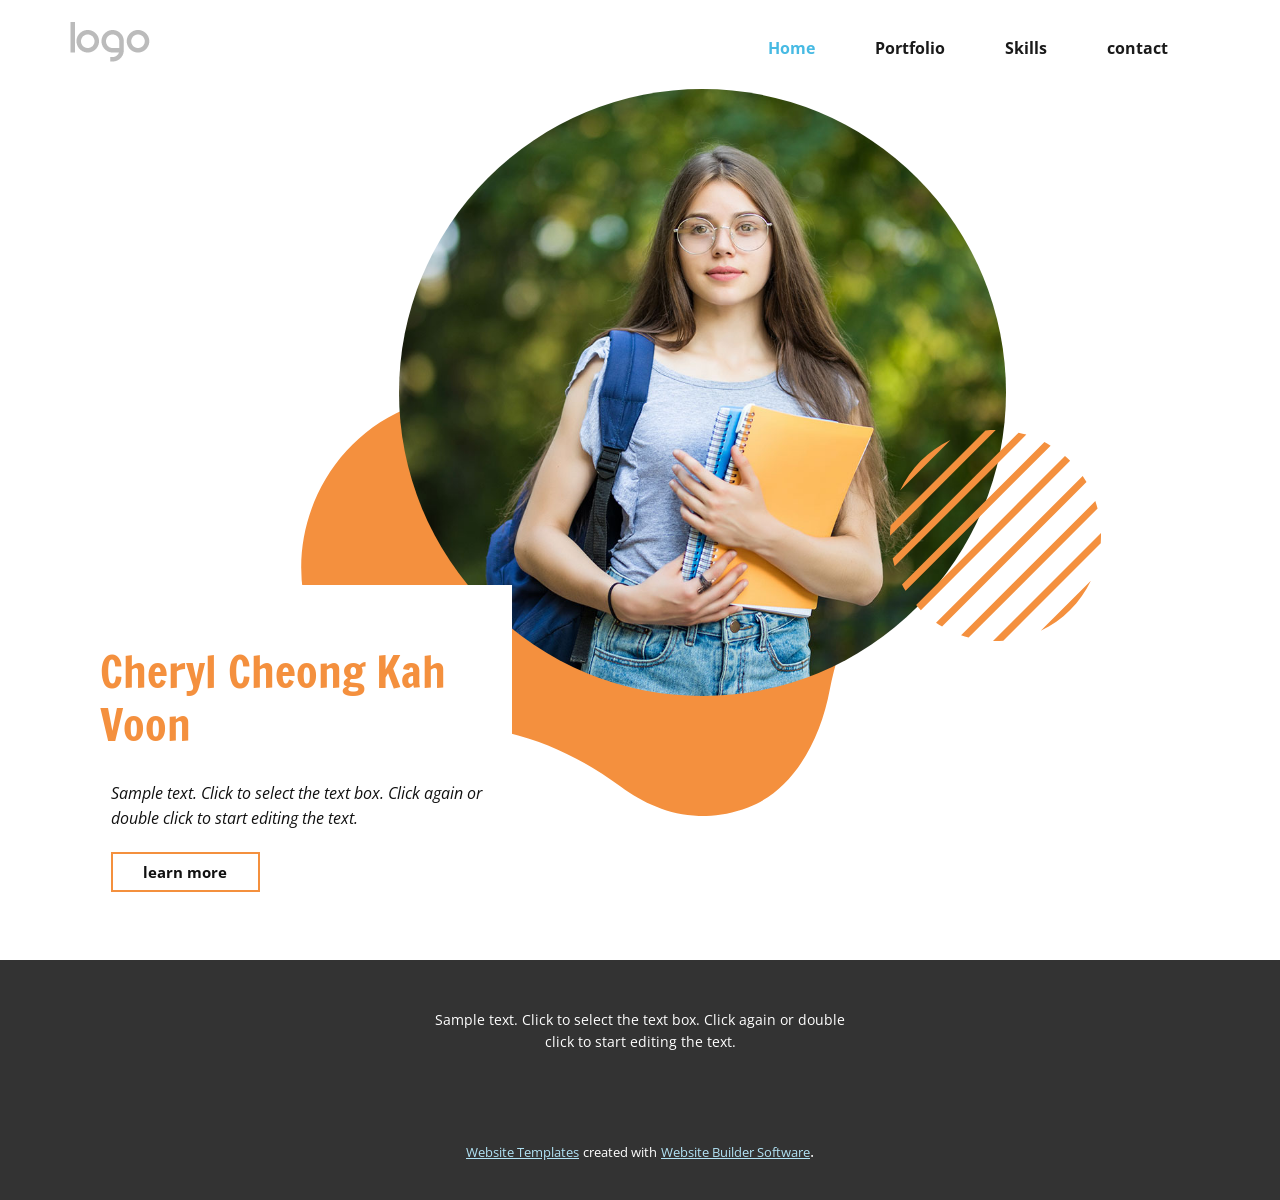
<file: Home.html>
<!DOCTYPE html>
<html style="font-size: 16px;" lang="en"><head>
    <meta name="viewport" content="width=device-width, initial-scale=1.0">
    <meta charset="utf-8">
    <meta name="keywords" content="">
    <meta name="description" content="">
    <title>Home</title>
    <link rel="stylesheet" href="nicepage.css" media="screen">
<link rel="stylesheet" href="Home.css" media="screen">
    <script class="u-script" type="text/javascript" src="jquery-1.9.1.min.js" defer=""></script>
    <script class="u-script" type="text/javascript" src="nicepage.js" defer=""></script>
    <meta name="generator" content="Nicepage 6.2.4, nicepage.com">
    <link id="u-theme-google-font" rel="stylesheet" href="https://fonts.googleapis.com/css?family=Roboto:100,100i,300,300i,400,400i,500,500i,700,700i,900,900i|Open+Sans:300,300i,400,400i,500,500i,600,600i,700,700i,800,800i">
    <link id="u-page-google-font" rel="stylesheet" href="https://fonts.googleapis.com/css?family=Francois+One:400">
    
    
    
    <script type="application/ld+json">{
		"@context": "http://schema.org",
		"@type": "Organization",
		"name": "",
		"url": "/",
		"logo": "images/default-logo.png"
}</script>
    <meta name="theme-color" content="#47bae3">
    <meta property="og:title" content="Home">
    <meta property="og:type" content="website">
    <link rel="canonical" href="/">
  <meta data-intl-tel-input-cdn-path="intlTelInput/"></head>
  <body data-path-to-root="./" data-include-products="false" class="u-body u-xl-mode" data-lang="en"><header class="u-clearfix u-header u-header" id="sec-fa25"><div class="u-clearfix u-sheet u-sheet-1">
        <a href="https://nicepage.com" class="u-image u-logo u-image-1">
          <img src="images/default-logo.png" class="u-logo-image">
        </a>
        <nav class="u-menu u-menu-one-level u-offcanvas u-menu-1">
          <div class="menu-collapse" style="font-size: 1rem; letter-spacing: 0px; font-weight: 700;" wfd-invisible="true">
            <a class="u-button-style u-custom-border u-custom-border-color u-custom-borders u-custom-left-right-menu-spacing u-custom-padding-bottom u-custom-text-color u-custom-top-bottom-menu-spacing u-nav-link u-text-active-palette-1-base u-text-hover-palette-2-base" href="#">
              <svg class="u-svg-link" viewBox="0 0 24 24"><use xlink:href="#menu-hamburger"></use></svg>
              <svg class="u-svg-content" version="1.1" id="menu-hamburger" viewBox="0 0 16 16" x="0px" y="0px" xmlns:xlink="http://www.w3.org/1999/xlink" xmlns="http://www.w3.org/2000/svg"><g><rect y="1" width="16" height="2"></rect><rect y="7" width="16" height="2"></rect><rect y="13" width="16" height="2"></rect>
</g></svg>
            </a>
          </div>
          <div class="u-custom-menu u-nav-container" wfd-invisible="true">
            <ul class="u-nav u-spacing-20 u-unstyled u-nav-1"><li class="u-nav-item"><a class="u-button-style u-nav-link u-text-active-palette-1-base u-text-grey-90 u-text-hover-palette-2-base" href="Home.html" style="padding: 10px 20px;">Home</a>
</li><li class="u-nav-item"><a class="u-button-style u-nav-link u-text-active-palette-1-base u-text-grey-90 u-text-hover-palette-2-base" href="Portfolio.html" style="padding: 10px 20px;">Portfolio</a>
</li><li class="u-nav-item"><a class="u-button-style u-nav-link u-text-active-palette-1-base u-text-grey-90 u-text-hover-palette-2-base" href="skill.html" style="padding: 10px 20px;">Skills</a>
</li><li class="u-nav-item"><a class="u-button-style u-nav-link u-text-active-palette-1-base u-text-grey-90 u-text-hover-palette-2-base" href="Contact.html" style="padding: 10px 20px;">contact</a>
</li></ul>
          </div>
          <div class="u-custom-menu u-nav-container-collapse" wfd-invisible="true">
            <div class="u-black u-container-style u-inner-container-layout u-opacity u-opacity-95 u-sidenav">
              <div class="u-inner-container-layout u-sidenav-overflow">
                <div class="u-menu-close"></div>
                <ul class="u-align-center u-nav u-popupmenu-items u-unstyled u-nav-2"><li class="u-nav-item"><a class="u-button-style u-nav-link" href="Home.html">Home</a>
</li><li class="u-nav-item"><a class="u-button-style u-nav-link" href="Portfolio.html">Portfolio</a>
</li><li class="u-nav-item"><a class="u-button-style u-nav-link" href="skill.html">Skills</a>
</li><li class="u-nav-item"><a class="u-button-style u-nav-link" href="Contact.html">contact</a>
</li></ul>
              </div>
            </div>
            <div class="u-black u-menu-overlay u-opacity u-opacity-70" wfd-invisible="true"></div>
          </div>
        </nav>
      </div></header> 
    <section class="u-clearfix u-section-1" id="sec-6219">
      <div class="u-clearfix u-sheet u-valign-middle-sm u-valign-middle-xs u-sheet-1">
        <div class="u-expanded-width-xs u-shape u-shape-svg u-text-palette-3-base u-shape-1">
          <svg class="u-svg-link" preserveAspectRatio="none" viewBox="0 0 160 150" style=""><use xlink:href="#svg-8773"></use></svg>
          <svg class="u-svg-content" viewBox="0 0 160 150" x="0px" y="0px" id="svg-8773"><path d="M43.2,126.9c14.2,1.3,27.6,7,39.1,15.6c8.3,6.1,19.4,10.3,32.7,5.3c11.7-4.4,18.6-17.4,21-30.2c2.6-13.3,8.1-25.9,15.7-37.1
	c8.3-12.1,10.8-27.9,5.3-42.7C150.5,20.3,134.6,9,117,7.6C107.9,6.9,98.8,5,90.1,1.9C83-0.6,75-0.7,67.4,2.1
	c-9.9,3.7-17,11.6-20.1,21c-3.3,10.1-10.9,18-20.6,22.2c-0.1,0-0.1,0.1-0.2,0.1c-20.3,8.9-31,32-24.6,53.2
	C6.9,115.6,25.2,125.2,43.2,126.9z"></path></svg>
        </div>
        <div class="u-align-left u-image u-image-circle u-image-1" data-image-width="900" data-image-height="900"></div>
        <div class="u-align-left u-container-style u-group u-shape-rectangle u-white u-group-1">
          <div class="u-container-layout u-container-layout-1">
            <h3 class="u-custom-font u-text u-text-palette-3-base u-text-1" spellcheck="false"> Cheryl Cheong Kah Voon</h3>
            <p class="u-text u-text-2">Sample text. Click to select the text box. Click again or double click to start editing the text.</p>
            <a href="https://nicepage.com" class="u-border-2 u-border-hover-palette-3-base u-border-palette-3-base u-btn u-button-style u-hover-palette-3-base u-none u-text-body-color u-text-hover-white u-btn-1">learn more</a>
          </div>
        </div>
        <div class="u-shape u-shape-svg u-text-palette-3-base u-shape-2">
          <svg class="u-svg-link" preserveAspectRatio="none" viewBox="0 0 160 160" style=""><use xlink:href="#svg-46f5"></use></svg>
          <svg class="u-svg-content" viewBox="0 0 160 160" x="0px" y="0px" id="svg-46f5"><path d="M114.3,152.3l38-38C144.4,130.9,130.9,144.4,114.3,152.3z M117.1,9.1l-108,108c0.8,1.6,1.7,3.2,2.7,4.8l110-110
	C120.3,10.9,118.7,10,117.1,9.1z M97.5,2L2,97.5c0.4,2,1,4,1.5,5.9l99.9-99.9C101.5,2.9,99.5,2.4,97.5,2z M80,160c2,0,4-0.1,5.9-0.2
	l73.9-73.9c0.1-2,0.2-3.9,0.2-5.9c0-0.6,0-1.2,0-1.9L78.1,160C78.8,160,79.4,160,80,160z M34.9,146.1c1.5,1,3,2,4.6,2.9L149,39.5
	c-0.9-1.6-1.9-3.1-2.9-4.6L34.9,146.1z M132.7,19.8L19.8,132.7c1.2,1.3,2.3,2.6,3.6,3.9L136.6,23.4C135.3,22.2,134,21,132.7,19.8z
	 M59.6,157.4l97.8-97.8c-0.5-1.9-1.1-3.8-1.7-5.7L53.9,155.6C55.8,156.3,57.7,156.9,59.6,157.4z M7.6,45.9L45.9,7.6
	C29.1,15.5,15.5,29.1,7.6,45.9z M80,0c-2.6,0-5.1,0.1-7.6,0.4l-72,72C0.1,74.9,0,77.4,0,80c0,0.1,0,0.2,0,0.2L80.2,0
	C80.2,0,80.1,0,80,0z"></path></svg>
        </div>
      </div>
    </section>
    
    
    
    <footer class="u-align-center u-clearfix u-footer u-grey-80 u-footer" id="sec-d4b4"><div class="u-clearfix u-sheet u-sheet-1">
        <p class="u-small-text u-text u-text-variant u-text-1">Sample text. Click to select the text box. Click again or double click to start editing the text.</p>
      </div></footer>
    <section class="u-backlink u-clearfix u-grey-80">
      <a class="u-link" href="https://nicepage.com/website-templates" target="_blank">
        <span>Website Templates</span>
      </a>
      <p class="u-text">
        <span>created with</span>
      </p>
      <a class="u-link" href="" target="_blank">
        <span>Website Builder Software</span>
      </a>. 
    </section>
  
</body></html>
</file>
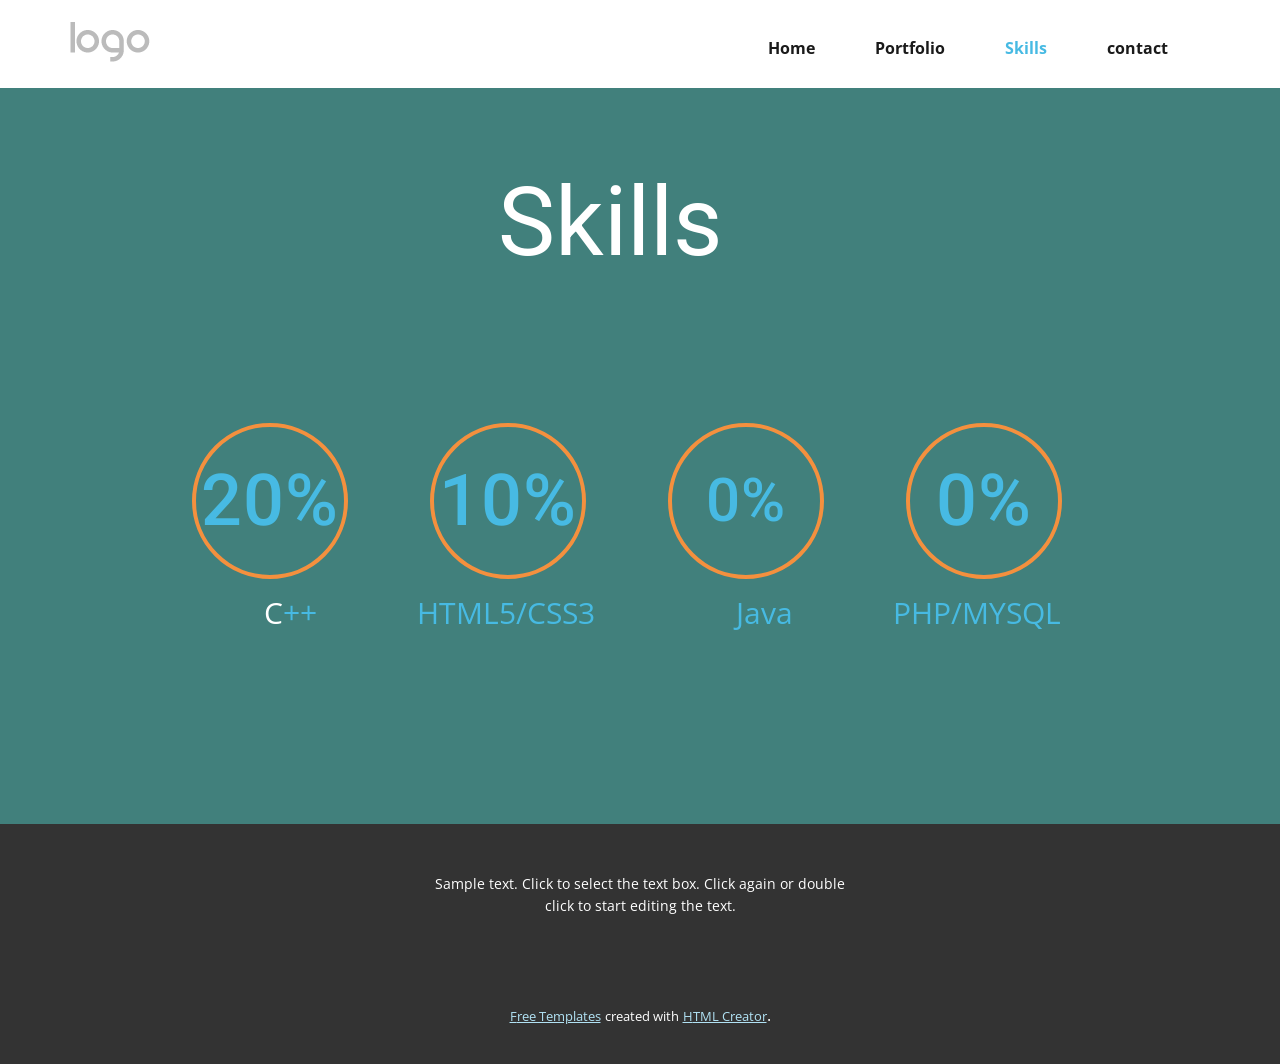
<file: skill.html>
<!DOCTYPE html>
<html style="font-size: 16px;" lang="en"><head>
    <meta name="viewport" content="width=device-width, initial-scale=1.0">
    <meta charset="utf-8">
    <meta name="keywords" content="​Great Projects, ​What We Do, Our Company, ​Project Portfolio, ​We’re one of the largest and most established builders, ​Our Story, ​Our Story, Contacts">
    <meta name="description" content="">
    <title>skill</title>
    <link rel="stylesheet" href="nicepage.css" media="screen">
<link rel="stylesheet" href="skill.css" media="screen">
    <script class="u-script" type="text/javascript" src="jquery-1.9.1.min.js" defer=""></script>
    <script class="u-script" type="text/javascript" src="nicepage.js" defer=""></script>
    <meta name="generator" content="Nicepage 6.2.4, nicepage.com">
    <link id="u-theme-google-font" rel="stylesheet" href="https://fonts.googleapis.com/css?family=Roboto:100,100i,300,300i,400,400i,500,500i,700,700i,900,900i|Open+Sans:300,300i,400,400i,500,500i,600,600i,700,700i,800,800i">
    
    
    
    <script type="application/ld+json">{
		"@context": "http://schema.org",
		"@type": "Organization",
		"name": "",
		"logo": "images/default-logo.png"
}</script>
    <meta name="theme-color" content="#47bae3">
    <meta property="og:title" content="skill">
    <meta property="og:type" content="website">
  <meta data-intl-tel-input-cdn-path="intlTelInput/"></head>
  <body data-path-to-root="./" data-include-products="false" class="u-body u-xl-mode" data-lang="en"><header class="u-clearfix u-header u-header" id="sec-fa25"><div class="u-clearfix u-sheet u-sheet-1">
        <a href="https://nicepage.com" class="u-image u-logo u-image-1">
          <img src="images/default-logo.png" class="u-logo-image">
        </a>
        <nav class="u-menu u-menu-one-level u-offcanvas u-menu-1">
          <div class="menu-collapse" style="font-size: 1rem; letter-spacing: 0px; font-weight: 700;" wfd-invisible="true">
            <a class="u-button-style u-custom-border u-custom-border-color u-custom-borders u-custom-left-right-menu-spacing u-custom-padding-bottom u-custom-text-color u-custom-top-bottom-menu-spacing u-nav-link u-text-active-palette-1-base u-text-hover-palette-2-base" href="#">
              <svg class="u-svg-link" viewBox="0 0 24 24"><use xlink:href="#menu-hamburger"></use></svg>
              <svg class="u-svg-content" version="1.1" id="menu-hamburger" viewBox="0 0 16 16" x="0px" y="0px" xmlns:xlink="http://www.w3.org/1999/xlink" xmlns="http://www.w3.org/2000/svg"><g><rect y="1" width="16" height="2"></rect><rect y="7" width="16" height="2"></rect><rect y="13" width="16" height="2"></rect>
</g></svg>
            </a>
          </div>
          <div class="u-custom-menu u-nav-container" wfd-invisible="true">
            <ul class="u-nav u-spacing-20 u-unstyled u-nav-1"><li class="u-nav-item"><a class="u-button-style u-nav-link u-text-active-palette-1-base u-text-grey-90 u-text-hover-palette-2-base" href="Home.html" style="padding: 10px 20px;">Home</a>
</li><li class="u-nav-item"><a class="u-button-style u-nav-link u-text-active-palette-1-base u-text-grey-90 u-text-hover-palette-2-base" href="Portfolio.html" style="padding: 10px 20px;">Portfolio</a>
</li><li class="u-nav-item"><a class="u-button-style u-nav-link u-text-active-palette-1-base u-text-grey-90 u-text-hover-palette-2-base" href="skill.html" style="padding: 10px 20px;">Skills</a>
</li><li class="u-nav-item"><a class="u-button-style u-nav-link u-text-active-palette-1-base u-text-grey-90 u-text-hover-palette-2-base" href="Contact.html" style="padding: 10px 20px;">contact</a>
</li></ul>
          </div>
          <div class="u-custom-menu u-nav-container-collapse" wfd-invisible="true">
            <div class="u-black u-container-style u-inner-container-layout u-opacity u-opacity-95 u-sidenav">
              <div class="u-inner-container-layout u-sidenav-overflow">
                <div class="u-menu-close"></div>
                <ul class="u-align-center u-nav u-popupmenu-items u-unstyled u-nav-2"><li class="u-nav-item"><a class="u-button-style u-nav-link" href="Home.html">Home</a>
</li><li class="u-nav-item"><a class="u-button-style u-nav-link" href="Portfolio.html">Portfolio</a>
</li><li class="u-nav-item"><a class="u-button-style u-nav-link" href="skill.html">Skills</a>
</li><li class="u-nav-item"><a class="u-button-style u-nav-link" href="Contact.html">contact</a>
</li></ul>
              </div>
            </div>
            <div class="u-black u-menu-overlay u-opacity u-opacity-70" wfd-invisible="true"></div>
          </div>
        </nav>
      </div></header> 
    <section class="u-align-center u-clearfix u-palette-4-dark-2 u-section-1" id="carousel_a3e0">
      <div class="u-clearfix u-sheet u-sheet-1">
        <h2 class="u-align-center u-text u-text-1" data-animation-name="customAnimationIn" data-animation-duration="1500" data-animation-delay="250"> Skills</h2>
        <div class="u-expanded-width-md u-expanded-width-sm u-expanded-width-xs u-list u-list-1">
          <div class="u-repeater u-repeater-1">
            <div class="u-container-style u-list-item u-repeater-item u-list-item-1" data-animation-name="customAnimationIn" data-animation-duration="1500" data-animation-delay="750">
              <div class="u-container-layout u-similar-container u-valign-bottom u-container-layout-1">
                <div class="u-align-center u-border-4 u-border-palette-3-base u-container-style u-custom-item u-group u-hover-feature u-palette-4-dark-2 u-shape-circle u-group-1">
                  <div class="u-container-layout u-valign-middle u-container-layout-2">
                    <h5 class="u-hover-feature u-text u-text-default u-text-palette-1-base u-text-2">
                      <a class="u-border-1 u-border-active-palette-2-base u-border-hover-palette-1-base u-border-no-left u-border-no-right u-border-no-top u-btn u-button-link u-button-style u-none u-text-active-palette-4-light-1 u-text-palette-1-base u-btn-1" href="https://nicepage.com/c/art-design-website-templates" data-animation-name="" data-animation-duration="0" data-animation-delay="0" data-animation-direction="">20%</a>
                    </h5>
                  </div>
                </div>
                <p class="u-text u-text-default u-text-3"> C<a href="https://github.com/Cheryl322/Cheryl322.github.io#" class="u-active-none u-border-none u-btn u-button-style u-hover-none u-none u-text-palette-1-base u-btn-2">++</a>
                </p>
              </div>
            </div>
            <div class="u-container-style u-list-item u-repeater-item u-list-item-2" data-animation-name="customAnimationIn" data-animation-duration="1500" data-animation-delay="750">
              <div class="u-container-layout u-similar-container u-valign-bottom u-container-layout-3">
                <div class="u-align-center u-border-4 u-border-palette-3-base u-container-style u-custom-item u-group u-hover-feature u-palette-4-dark-2 u-shape-circle u-group-2">
                  <div class="u-container-layout u-valign-middle u-container-layout-4">
                    <h5 class="u-hover-feature u-text u-text-default u-text-palette-1-base u-text-4">
                      <a class="u-border-1 u-border-active-palette-2-base u-border-hover-palette-1-base u-border-no-left u-border-no-right u-border-no-top u-btn u-button-link u-button-style u-none u-text-active-palette-4-light-1 u-text-palette-1-base u-btn-3" href="https://nicepage.app" data-animation-name="" data-animation-duration="0" data-animation-delay="0" data-animation-direction="">10%</a>
                    </h5>
                  </div>
                </div>
                <p class="u-text u-text-default u-text-5">
                  <a href="https://github.com/Cheryl322/Cheryl322.github.io#" class="u-active-none u-border-none u-btn u-button-style u-hover-none u-none u-text-palette-1-base u-btn-4">HTML5/CSS3</a>
                </p>
              </div>
            </div>
            <div class="u-container-style u-list-item u-repeater-item u-list-item-3" data-animation-name="customAnimationIn" data-animation-duration="1500" data-animation-delay="750">
              <div class="u-container-layout u-similar-container u-valign-bottom u-container-layout-5">
                <div class="u-align-center u-border-4 u-border-palette-3-base u-container-style u-custom-item u-group u-hover-feature u-palette-4-dark-2 u-shape-circle u-group-3">
                  <div class="u-container-layout u-valign-middle u-container-layout-6">
                    <h5 class="u-hover-feature u-text u-text-default u-text-palette-1-base u-text-6">
                      <a class="u-border-1 u-border-active-palette-2-base u-border-hover-palette-1-base u-border-no-left u-border-no-right u-border-no-top u-btn u-button-link u-button-style u-none u-text-active-palette-4-light-1 u-text-palette-1-base u-btn-5" href="https://nicepage.com/k/projects-website-templates" data-animation-name="" data-animation-duration="0" data-animation-delay="0" data-animation-direction="">0%</a>
                    </h5>
                  </div>
                </div>
                <p class="u-text u-text-default u-text-7">
                  <a href="https://github.com/Cheryl322/Cheryl322.github.io#" class="u-active-none u-border-none u-btn u-button-style u-hover-none u-none u-text-palette-1-base u-btn-6">Java</a>
                </p>
              </div>
            </div>
            <div class="u-container-style u-list-item u-repeater-item u-list-item-4" data-animation-name="customAnimationIn" data-animation-duration="1500" data-animation-delay="750">
              <div class="u-container-layout u-similar-container u-valign-bottom u-container-layout-7">
                <div class="u-align-center u-border-4 u-border-palette-3-base u-container-style u-custom-item u-group u-hover-feature u-palette-4-dark-2 u-shape-circle u-group-4">
                  <div class="u-container-layout u-valign-middle u-container-layout-8">
                    <h5 class="u-hover-feature u-text u-text-default u-text-palette-1-base u-text-8">
                      <a class="u-border-1 u-border-active-palette-2-base u-border-hover-palette-1-base u-border-no-left u-border-no-right u-border-no-top u-btn u-button-link u-button-style u-none u-text-active-palette-4-light-1 u-text-palette-1-base u-btn-7" href="https://nicepage.cc" data-animation-name="" data-animation-duration="0" data-animation-delay="0" data-animation-direction="">0%</a>
                    </h5>
                  </div>
                </div>
                <p class="u-text u-text-default u-text-9">
                  <a href="https://github.com/Cheryl322/Cheryl322.github.io#" class="u-active-none u-border-none u-btn u-button-style u-hover-none u-none u-text-palette-1-base u-btn-8">PHP/MYSQL</a>
                </p>
              </div>
            </div>
          </div>
        </div>
      </div>
      
      
      
      
      
      
      
      
    </section>
    
    
    
    <footer class="u-align-center u-clearfix u-footer u-grey-80 u-footer" id="sec-d4b4"><div class="u-clearfix u-sheet u-sheet-1">
        <p class="u-small-text u-text u-text-variant u-text-1">Sample text. Click to select the text box. Click again or double click to start editing the text.</p>
      </div></footer>
    <section class="u-backlink u-clearfix u-grey-80">
      <a class="u-link" href="https://nicepage.com/templates" target="_blank">
        <span>Free Templates</span>
      </a>
      <p class="u-text">
        <span>created with</span>
      </p>
      <a class="u-link" href="https://nicepage.com/html-website-builder" target="_blank">
        <span>HTML Creator</span>
      </a>. 
    </section>
  
</body></html>
</file>
<file: assets/css/noscript.css>
/*
	Story by HTML5 UP
	html5up.net | @ajlkn
	Free for personal and commercial use under the CCA 3.0 license (html5up.net/license)
*/

/* Banner (transitions) */

	.banner.onload-content-fade-up .content {
		-moz-transition: none;
		-webkit-transition: none;
		-ms-transition: none;
		transition: none;
	}

	body.is-preload .banner.onload-content-fade-up .content {
		-moz-transform: none;
		-webkit-transform: none;
		-ms-transform: none;
		transform: none;
		opacity: 1;
	}

	.banner.onload-content-fade-down .content {
		-moz-transition: none;
		-webkit-transition: none;
		-ms-transition: none;
		transition: none;
	}

	body.is-preload .banner.onload-content-fade-down .content {
		-moz-transform: none;
		-webkit-transform: none;
		-ms-transform: none;
		transform: none;
		opacity: 1;
	}

	.banner.onload-content-fade-left .content {
		-moz-transition: none;
		-webkit-transition: none;
		-ms-transition: none;
		transition: none;
	}

	body.is-preload .banner.onload-content-fade-left .content {
		-moz-transform: none;
		-webkit-transform: none;
		-ms-transform: none;
		transform: none;
		opacity: 1;
	}

	.banner.onload-content-fade-right .content {
		-moz-transition: none;
		-webkit-transition: none;
		-ms-transition: none;
		transition: none;
	}

	body.is-preload .banner.onload-content-fade-right .content {
		-moz-transform: none;
		-webkit-transform: none;
		-ms-transform: none;
		transform: none;
		opacity: 1;
	}

	.banner.onload-content-fade-in .content {
		-moz-transition: none;
		-webkit-transition: none;
		-ms-transition: none;
		transition: none;
	}

	body.is-preload .banner.onload-content-fade-in .content {
		-moz-transform: none;
		-webkit-transform: none;
		-ms-transform: none;
		transform: none;
		opacity: 1;
	}

	.banner.onload-image-fade-up .image {
		-moz-transition: none;
		-webkit-transition: none;
		-ms-transition: none;
		transition: none;
	}

		.banner.onload-image-fade-up .image img {
			-moz-transition: none;
			-webkit-transition: none;
			-ms-transition: none;
			transition: none;
		}

	body.is-preload .banner.onload-image-fade-up .image {
		-moz-transform: none;
		-webkit-transform: none;
		-ms-transform: none;
		transform: none;
		opacity: 1;
	}

		body.is-preload .banner.onload-image-fade-up .image img {
			opacity: 1;
		}

	.banner.onload-image-fade-down .image {
		-moz-transition: none;
		-webkit-transition: none;
		-ms-transition: none;
		transition: none;
	}

		.banner.onload-image-fade-down .image img {
			-moz-transition: none;
			-webkit-transition: none;
			-ms-transition: none;
			transition: none;
		}

	body.is-preload .banner.onload-image-fade-down .image {
		-moz-transform: none;
		-webkit-transform: none;
		-ms-transform: none;
		transform: none;
		opacity: 1;
	}

		body.is-preload .banner.onload-image-fade-down .image img {
			opacity: 1;
		}

	.banner.onload-image-fade-left .image {
		-moz-transition: none;
		-webkit-transition: none;
		-ms-transition: none;
		transition: none;
	}

		.banner.onload-image-fade-left .image img {
			-moz-transition: none;
			-webkit-transition: none;
			-ms-transition: none;
			transition: none;
		}

	body.is-preload .banner.onload-image-fade-left .image {
		-moz-transform: none;
		-webkit-transform: none;
		-ms-transform: none;
		transform: none;
		opacity: 1;
	}

		body.is-preload .banner.onload-image-fade-left .image img {
			opacity: 1;
		}

	.banner.onload-image-fade-right .image {
		-moz-transition: none;
		-webkit-transition: none;
		-ms-transition: none;
		transition: none;
	}

		.banner.onload-image-fade-right .image img {
			-moz-transition: none;
			-webkit-transition: none;
			-ms-transition: none;
			transition: none;
		}

	body.is-preload .banner.onload-image-fade-right .image {
		-moz-transform: none;
		-webkit-transform: none;
		-ms-transform: none;
		transform: none;
		opacity: 1;
	}

		body.is-preload .banner.onload-image-fade-right .image img {
			opacity: 1;
		}

	.banner.onload-image-fade-in .image img {
		-moz-transition: none;
		-webkit-transition: none;
		-ms-transition: none;
		transition: none;
	}

	body.is-preload .banner.onload-image-fade-in .image img {
		opacity: 1;
	}

	.banner.onscroll-content-fade-up .content {
		-moz-transition: none;
		-webkit-transition: none;
		-ms-transition: none;
		transition: none;
	}

	.banner.onscroll-content-fade-up.is-inactive .content {
		-moz-transform: none;
		-webkit-transform: none;
		-ms-transform: none;
		transform: none;
		opacity: 1;
	}

	.banner.onscroll-content-fade-down .content {
		-moz-transition: none;
		-webkit-transition: none;
		-ms-transition: none;
		transition: none;
	}

	.banner.onscroll-content-fade-down.is-inactive .content {
		-moz-transform: none;
		-webkit-transform: none;
		-ms-transform: none;
		transform: none;
		opacity: 1;
	}

	.banner.onscroll-content-fade-left .content {
		-moz-transition: none;
		-webkit-transition: none;
		-ms-transition: none;
		transition: none;
	}

	.banner.onscroll-content-fade-left.is-inactive .content {
		-moz-transform: none;
		-webkit-transform: none;
		-ms-transform: none;
		transform: none;
		opacity: 1;
	}

	.banner.onscroll-content-fade-right .content {
		-moz-transition: none;
		-webkit-transition: none;
		-ms-transition: none;
		transition: none;
	}

	.banner.onscroll-content-fade-right.is-inactive .content {
		-moz-transform: none;
		-webkit-transform: none;
		-ms-transform: none;
		transform: none;
		opacity: 1;
	}

	.banner.onscroll-content-fade-in .content {
		-moz-transition: none;
		-webkit-transition: none;
		-ms-transition: none;
		transition: none;
	}

	.banner.onscroll-content-fade-in.is-inactive .content {
		-moz-transform: none;
		-webkit-transform: none;
		-ms-transform: none;
		transform: none;
		opacity: 1;
	}

	.banner.onscroll-image-fade-up .image {
		-moz-transition: none;
		-webkit-transition: none;
		-ms-transition: none;
		transition: none;
	}

		.banner.onscroll-image-fade-up .image img {
			-moz-transition: none;
			-webkit-transition: none;
			-ms-transition: none;
			transition: none;
		}

	.banner.onscroll-image-fade-up.is-inactive .image {
		-moz-transform: none;
		-webkit-transform: none;
		-ms-transform: none;
		transform: none;
		opacity: 1;
	}

		.banner.onscroll-image-fade-up.is-inactive .image img {
			opacity: 1;
		}

	.banner.onscroll-image-fade-down .image {
		-moz-transition: none;
		-webkit-transition: none;
		-ms-transition: none;
		transition: none;
	}

		.banner.onscroll-image-fade-down .image img {
			-moz-transition: none;
			-webkit-transition: none;
			-ms-transition: none;
			transition: none;
		}

	.banner.onscroll-image-fade-down.is-inactive .image {
		-moz-transform: none;
		-webkit-transform: none;
		-ms-transform: none;
		transform: none;
		opacity: 1;
	}

		.banner.onscroll-image-fade-down.is-inactive .image img {
			opacity: 1;
		}

	.banner.onscroll-image-fade-left .image {
		-moz-transition: none;
		-webkit-transition: none;
		-ms-transition: none;
		transition: none;
	}

		.banner.onscroll-image-fade-left .image img {
			-moz-transition: none;
			-webkit-transition: none;
			-ms-transition: none;
			transition: none;
		}

	.banner.onscroll-image-fade-left.is-inactive .image {
		-moz-transform: none;
		-webkit-transform: none;
		-ms-transform: none;
		transform: none;
		opacity: 1;
	}

		.banner.onscroll-image-fade-left.is-inactive .image img {
			opacity: 1;
		}

	.banner.onscroll-image-fade-right .image {
		-moz-transition: none;
		-webkit-transition: none;
		-ms-transition: none;
		transition: none;
	}

		.banner.onscroll-image-fade-right .image img {
			-moz-transition: none;
			-webkit-transition: none;
			-ms-transition: none;
			transition: none;
		}

	.banner.onscroll-image-fade-right.is-inactive .image {
		-moz-transform: none;
		-webkit-transform: none;
		-ms-transform: none;
		transform: none;
		opacity: 1;
	}

		.banner.onscroll-image-fade-right.is-inactive .image img {
			opacity: 1;
		}

	.banner.onscroll-image-fade-in .image img {
		-moz-transition: none;
		-webkit-transition: none;
		-ms-transition: none;
		transition: none;
	}

	.banner.onscroll-image-fade-in.is-inactive .image img {
		opacity: 1;
	}
</file>
<file: assets/css/main.css>
@import url(fontawesome-all.min.css);
@import url("https://fonts.googleapis.com/css?family=Source+Sans+Pro:300,300i,400,400i");

/*
	Story by HTML5 UP
	html5up.net | @ajlkn
	Free for personal and commercial use under the CCA 3.0 license (html5up.net/license)
*/

html, body, div, span, applet, object,
iframe, h1, h2, h3, h4, h5, h6, p, blockquote,
pre, a, abbr, acronym, address, big, cite,
code, del, dfn, em, img, ins, kbd, q, s, samp,
small, strike, strong, sub, sup, tt, var, b,
u, i, center, dl, dt, dd, ol, ul, li, fieldset,
form, label, legend, table, caption, tbody,
tfoot, thead, tr, th, td, article, aside,
canvas, details, embed, figure, figcaption,
footer, header, hgroup, menu, nav, output, ruby,
section, summary, time, mark, audio, video {
	margin: 0;
	padding: 0;
	border: 0;
	font-size: 100%;
	font: inherit;
	vertical-align: baseline;}

article, aside, details, figcaption, figure,
footer, header, hgroup, menu, nav, section {
	display: block;}

body {
	line-height: 1;
}

ol, ul {
	list-style: none;
}

blockquote, q {
	quotes: none;
}

	blockquote:before, blockquote:after, q:before, q:after {
		content: '';
		content: none;
	}

table {
	border-collapse: collapse;
	border-spacing: 0;
}

body {
	-webkit-text-size-adjust: none;
}

mark {
	background-color: transparent;
	color: inherit;
}

input::-moz-focus-inner {
	border: 0;
	padding: 0;
}

input, select, textarea {
	-moz-appearance: none;
	-webkit-appearance: none;
	-ms-appearance: none;
	appearance: none;
}

/* Basic */

	@-ms-viewport {
		width: device-width;
	}

	body {
		-ms-overflow-style: scrollbar;
	}

	@media screen and (max-width: 480px) {

		html, body {
			min-width: 320px;
		}

	}

	html {
		box-sizing: border-box;
	}

	*, *:before, *:after {
		box-sizing: inherit;
	}

	body {
		background: #ffffff;
	}

		body.is-preload *, body.is-preload *:before, body.is-preload *:after {
			-moz-animation: none !important;
			-webkit-animation: none !important;
			-ms-animation: none !important;
			animation: none !important;
			-moz-transition: none !important;
			-webkit-transition: none !important;
			-ms-transition: none !important;
			transition: none !important;
		}

/* Type */

	html {
		font-size: 18pt;
	}

		@media screen and (max-width: 1680px) {

			html {
				font-size: 14pt;
			}

		}

		@media screen and (max-width: 1280px) {

			html {
				font-size: 12pt;
			}

		}

		@media screen and (max-width: 736px) {

			html {
				font-size: 11pt;
			}

		}

		@media screen and (max-width: 360px) {

			html {
				font-size: 10pt;
			}

		}

	body {
		background-color: #ffffff;
		color: #000000;
	}

	body, input, select, textarea {
		font-family: "Source Sans Pro", Helvetica, sans-serif;
		font-size: 1rem;
		font-weight: 300;
		line-height: 1.65;
	}

	a {
		-moz-transition: color 0.2s ease-in-out;
		-webkit-transition: color 0.2s ease-in-out;
		-ms-transition: color 0.2s ease-in-out;
		transition: color 0.2s ease-in-out;
		text-decoration: underline;
	}

		a:hover {
			text-decoration: none;
		}

	strong, b {
		font-weight: 400;
	}

	em, i {
		font-style: italic;
	}

	p {
		margin: 0 0 2rem 0;
	}

		p.major {
			font-size: 1.25rem;
		}

	h1, h2, h3, h4, h5, h6 {
		font-weight: 300;
		line-height: 1.375;
		letter-spacing: -0.05em;
		margin: 0 0 1rem 0;
	}

		h1 a, h2 a, h3 a, h4 a, h5 a, h6 a {
			color: inherit;
			text-decoration: none;
		}

	h1 {
		font-size: 3.5rem;
		line-height: 1.2;
	}

	h2 {
		font-size: 2.25rem;
	}

	h3 {
		font-size: 1.5rem;
	}

	h4 {
		font-size: 1.1rem;
	}

	h5 {
		font-size: 0.9rem;
	}

	h6 {
		font-size: 0.7rem;
	}

	sub {
		font-size: 0.8rem;
		position: relative;
		top: 0.5rem;
	}

	sup {
		font-size: 0.8rem;
		position: relative;
		top: -0.5rem;
	}

	blockquote {
		border-left: solid 4px;
		font-style: italic;
		margin: 0 0 2rem 0;
		padding: 0.5rem 0 0.5rem 2rem;
	}

	code {
		border-radius: 4px;
		font-family: "Courier New", monospace;
		font-size: 0.9em;
		margin: 0 0.25rem;
		padding: 0.25rem 0.325rem;
	}

	pre {
		-webkit-overflow-scrolling: touch;
		font-family: "Courier New", monospace;
		font-size: 0.9em;
		margin: 0 0 2rem 0;
	}

		pre code {
			display: block;
			line-height: 1.5;
			padding: 0.75rem 1rem;
			overflow-x: auto;
		}

	hr {
		border: 0;
		border-bottom: solid 1px;
		margin: 2.5rem 0;
	}

		hr.major {
			margin: 3.5rem 0;
		}

	.align-left {
		text-align: left;
	}

	.align-center {
		text-align: center;
	}

	.align-right {
		text-align: right;
	}

	@media screen and (max-width: 736px) {

		p.major {
			font-size: 1.1rem;
		}

		h1 {
			font-size: 2.5rem;
		}

		h2 {
			font-size: 2rem;
		}

		h3 {
			font-size: 1.25rem;
		}

		h4 {
			font-size: 1rem;
		}

	}

	input, select, textarea {
		color: #000000;
	}

	a {
		color: #000000;
	}

		a:hover {
			color: #47D3E5;
		}

	strong, b {
		color: #000000;
	}

	h1, h2, h3, h4, h5, h6 {
		color: #000000;
	}

	blockquote {
		border-left-color: rgba(0, 0, 0, 0.2);
	}

	code {
		background: rgba(0, 0, 0, 0.05);
		border-color: rgba(0, 0, 0, 0.2);
	}

	hr {
		border-bottom-color: rgba(0, 0, 0, 0.2);
	}

/* Row */

	.row {
		display: flex;
		flex-wrap: wrap;
		box-sizing: border-box;
		align-items: stretch;
	}

		.row > * {
			box-sizing: border-box;
		}

		.row.gtr-uniform > * > :last-child {
			margin-bottom: 0;
		}

		.row.aln-left {
			justify-content: flex-start;
		}

		.row.aln-center {
			justify-content: center;
		}

		.row.aln-right {
			justify-content: flex-end;
		}

		.row.aln-top {
			align-items: flex-start;
		}

		.row.aln-middle {
			align-items: center;
		}

		.row.aln-bottom {
			align-items: flex-end;
		}

		.row > .imp {
			order: -1;
		}

		.row > .col-1 {
			width: 8.33333%;
		}

		.row > .off-1 {
			margin-left: 8.33333%;
		}

		.row > .col-2 {
			width: 16.66667%;
		}

		.row > .off-2 {
			margin-left: 16.66667%;
		}

		.row > .col-3 {
			width: 25%;
		}

		.row > .off-3 {
			margin-left: 25%;
		}

		.row > .col-4 {
			width: 33.33333%;
		}

		.row > .off-4 {
			margin-left: 33.33333%;
		}

		.row > .col-5 {
			width: 41.66667%;
		}

		.row > .off-5 {
			margin-left: 41.66667%;
		}

		.row > .col-6 {
			width: 50%;
		}

		.row > .off-6 {
			margin-left: 50%;
		}

		.row > .col-7 {
			width: 58.33333%;
		}

		.row > .off-7 {
			margin-left: 58.33333%;
		}

		.row > .col-8 {
			width: 66.66667%;
		}

		.row > .off-8 {
			margin-left: 66.66667%;
		}

		.row > .col-9 {
			width: 75%;
		}

		.row > .off-9 {
			margin-left: 75%;
		}

		.row > .col-10 {
			width: 83.33333%;
		}

		.row > .off-10 {
			margin-left: 83.33333%;
		}

		.row > .col-11 {
			width: 91.66667%;
		}

		.row > .off-11 {
			margin-left: 91.66667%;
		}

		.row > .col-12 {
			width: 100%;
		}

		.row > .off-12 {
			margin-left: 100%;
		}

		.row.gtr-0 {
			margin-top: 0;
			margin-left: 0rem;
		}

			.row.gtr-0 > * {
				padding: 0 0 0 0rem;
			}

			.row.gtr-0.gtr-uniform {
				margin-top: 0rem;
			}

				.row.gtr-0.gtr-uniform > * {
					padding-top: 0rem;
				}

		.row.gtr-25 {
			margin-top: 0;
			margin-left: -0.5rem;
		}

			.row.gtr-25 > * {
				padding: 0 0 0 0.5rem;
			}

			.row.gtr-25.gtr-uniform {
				margin-top: -0.5rem;
			}

				.row.gtr-25.gtr-uniform > * {
					padding-top: 0.5rem;
				}

		.row.gtr-50 {
			margin-top: 0;
			margin-left: -1rem;
		}

			.row.gtr-50 > * {
				padding: 0 0 0 1rem;
			}

			.row.gtr-50.gtr-uniform {
				margin-top: -1rem;
			}

				.row.gtr-50.gtr-uniform > * {
					padding-top: 1rem;
				}

		.row {
			margin-top: 0;
			margin-left: -2rem;
		}

			.row > * {
				padding: 0 0 0 2rem;
			}

			.row.gtr-uniform {
				margin-top: -2rem;
			}

				.row.gtr-uniform > * {
					padding-top: 2rem;
				}

		.row.gtr-150 {
			margin-top: 0;
			margin-left: -3rem;
		}

			.row.gtr-150 > * {
				padding: 0 0 0 3rem;
			}

			.row.gtr-150.gtr-uniform {
				margin-top: -3rem;
			}

				.row.gtr-150.gtr-uniform > * {
					padding-top: 3rem;
				}

		.row.gtr-200 {
			margin-top: 0;
			margin-left: -4rem;
		}

			.row.gtr-200 > * {
				padding: 0 0 0 4rem;
			}

			.row.gtr-200.gtr-uniform {
				margin-top: -4rem;
			}

				.row.gtr-200.gtr-uniform > * {
					padding-top: 4rem;
				}

		@media screen and (max-width: 1680px) {

			.row {
				display: flex;
				flex-wrap: wrap;
				box-sizing: border-box;
				align-items: stretch;
			}

				.row > * {
					box-sizing: border-box;
				}

				.row.gtr-uniform > * > :last-child {
					margin-bottom: 0;
				}

				.row.aln-left {
					justify-content: flex-start;
				}

				.row.aln-center {
					justify-content: center;
				}

				.row.aln-right {
					justify-content: flex-end;
				}

				.row.aln-top {
					align-items: flex-start;
				}

				.row.aln-middle {
					align-items: center;
				}

				.row.aln-bottom {
					align-items: flex-end;
				}

				.row > .imp-xlarge {
					order: -1;
				}

				.row > .col-1-xlarge {
					width: 8.33333%;
				}

				.row > .off-1-xlarge {
					margin-left: 8.33333%;
				}

				.row > .col-2-xlarge {
					width: 16.66667%;
				}

				.row > .off-2-xlarge {
					margin-left: 16.66667%;
				}

				.row > .col-3-xlarge {
					width: 25%;
				}

				.row > .off-3-xlarge {
					margin-left: 25%;
				}

				.row > .col-4-xlarge {
					width: 33.33333%;
				}

				.row > .off-4-xlarge {
					margin-left: 33.33333%;
				}

				.row > .col-5-xlarge {
					width: 41.66667%;
				}

				.row > .off-5-xlarge {
					margin-left: 41.66667%;
				}

				.row > .col-6-xlarge {
					width: 50%;
				}

				.row > .off-6-xlarge {
					margin-left: 50%;
				}

				.row > .col-7-xlarge {
					width: 58.33333%;
				}

				.row > .off-7-xlarge {
					margin-left: 58.33333%;
				}

				.row > .col-8-xlarge {
					width: 66.66667%;
				}

				.row > .off-8-xlarge {
					margin-left: 66.66667%;
				}

				.row > .col-9-xlarge {
					width: 75%;
				}

				.row > .off-9-xlarge {
					margin-left: 75%;
				}

				.row > .col-10-xlarge {
					width: 83.33333%;
				}

				.row > .off-10-xlarge {
					margin-left: 83.33333%;
				}

				.row > .col-11-xlarge {
					width: 91.66667%;
				}

				.row > .off-11-xlarge {
					margin-left: 91.66667%;
				}

				.row > .col-12-xlarge {
					width: 100%;
				}

				.row > .off-12-xlarge {
					margin-left: 100%;
				}

				.row.gtr-0 {
					margin-top: 0;
					margin-left: 0rem;
				}

					.row.gtr-0 > * {
						padding: 0 0 0 0rem;
					}

					.row.gtr-0.gtr-uniform {
						margin-top: 0rem;
					}

						.row.gtr-0.gtr-uniform > * {
							padding-top: 0rem;
						}

				.row.gtr-25 {
					margin-top: 0;
					margin-left: -0.5rem;
				}

					.row.gtr-25 > * {
						padding: 0 0 0 0.5rem;
					}

					.row.gtr-25.gtr-uniform {
						margin-top: -0.5rem;
					}

						.row.gtr-25.gtr-uniform > * {
							padding-top: 0.5rem;
						}

				.row.gtr-50 {
					margin-top: 0;
					margin-left: -1rem;
				}

					.row.gtr-50 > * {
						padding: 0 0 0 1rem;
					}

					.row.gtr-50.gtr-uniform {
						margin-top: -1rem;
					}

						.row.gtr-50.gtr-uniform > * {
							padding-top: 1rem;
						}

				.row {
					margin-top: 0;
					margin-left: -2rem;
				}

					.row > * {
						padding: 0 0 0 2rem;
					}

					.row.gtr-uniform {
						margin-top: -2rem;
					}

						.row.gtr-uniform > * {
							padding-top: 2rem;
						}

				.row.gtr-150 {
					margin-top: 0;
					margin-left: -3rem;
				}

					.row.gtr-150 > * {
						padding: 0 0 0 3rem;
					}

					.row.gtr-150.gtr-uniform {
						margin-top: -3rem;
					}

						.row.gtr-150.gtr-uniform > * {
							padding-top: 3rem;
						}

				.row.gtr-200 {
					margin-top: 0;
					margin-left: -4rem;
				}

					.row.gtr-200 > * {
						padding: 0 0 0 4rem;
					}

					.row.gtr-200.gtr-uniform {
						margin-top: -4rem;
					}

						.row.gtr-200.gtr-uniform > * {
							padding-top: 4rem;
						}

		}

		@media screen and (max-width: 1280px) {

			.row {
				display: flex;
				flex-wrap: wrap;
				box-sizing: border-box;
				align-items: stretch;
			}

				.row > * {
					box-sizing: border-box;
				}

				.row.gtr-uniform > * > :last-child {
					margin-bottom: 0;
				}

				.row.aln-left {
					justify-content: flex-start;
				}

				.row.aln-center {
					justify-content: center;
				}

				.row.aln-right {
					justify-content: flex-end;
				}

				.row.aln-top {
					align-items: flex-start;
				}

				.row.aln-middle {
					align-items: center;
				}

				.row.aln-bottom {
					align-items: flex-end;
				}

				.row > .imp-large {
					order: -1;
				}

				.row > .col-1-large {
					width: 8.33333%;
				}

				.row > .off-1-large {
					margin-left: 8.33333%;
				}

				.row > .col-2-large {
					width: 16.66667%;
				}

				.row > .off-2-large {
					margin-left: 16.66667%;
				}

				.row > .col-3-large {
					width: 25%;
				}

				.row > .off-3-large {
					margin-left: 25%;
				}

				.row > .col-4-large {
					width: 33.33333%;
				}

				.row > .off-4-large {
					margin-left: 33.33333%;
				}

				.row > .col-5-large {
					width: 41.66667%;
				}

				.row > .off-5-large {
					margin-left: 41.66667%;
				}

				.row > .col-6-large {
					width: 50%;
				}

				.row > .off-6-large {
					margin-left: 50%;
				}

				.row > .col-7-large {
					width: 58.33333%;
				}

				.row > .off-7-large {
					margin-left: 58.33333%;
				}

				.row > .col-8-large {
					width: 66.66667%;
				}

				.row > .off-8-large {
					margin-left: 66.66667%;
				}

				.row > .col-9-large {
					width: 75%;
				}

				.row > .off-9-large {
					margin-left: 75%;
				}

				.row > .col-10-large {
					width: 83.33333%;
				}

				.row > .off-10-large {
					margin-left: 83.33333%;
				}

				.row > .col-11-large {
					width: 91.66667%;
				}

				.row > .off-11-large {
					margin-left: 91.66667%;
				}

				.row > .col-12-large {
					width: 100%;
				}

				.row > .off-12-large {
					margin-left: 100%;
				}

				.row.gtr-0 {
					margin-top: 0;
					margin-left: 0rem;
				}

					.row.gtr-0 > * {
						padding: 0 0 0 0rem;
					}

					.row.gtr-0.gtr-uniform {
						margin-top: 0rem;
					}

						.row.gtr-0.gtr-uniform > * {
							padding-top: 0rem;
						}

				.row.gtr-25 {
					margin-top: 0;
					margin-left: -0.5rem;
				}

					.row.gtr-25 > * {
						padding: 0 0 0 0.5rem;
					}

					.row.gtr-25.gtr-uniform {
						margin-top: -0.5rem;
					}

						.row.gtr-25.gtr-uniform > * {
							padding-top: 0.5rem;
						}

				.row.gtr-50 {
					margin-top: 0;
					margin-left: -1rem;
				}

					.row.gtr-50 > * {
						padding: 0 0 0 1rem;
					}

					.row.gtr-50.gtr-uniform {
						margin-top: -1rem;
					}

						.row.gtr-50.gtr-uniform > * {
							padding-top: 1rem;
						}

				.row {
					margin-top: 0;
					margin-left: -2rem;
				}

					.row > * {
						padding: 0 0 0 2rem;
					}

					.row.gtr-uniform {
						margin-top: -2rem;
					}

						.row.gtr-uniform > * {
							padding-top: 2rem;
						}

				.row.gtr-150 {
					margin-top: 0;
					margin-left: -3rem;
				}

					.row.gtr-150 > * {
						padding: 0 0 0 3rem;
					}

					.row.gtr-150.gtr-uniform {
						margin-top: -3rem;
					}

						.row.gtr-150.gtr-uniform > * {
							padding-top: 3rem;
						}

				.row.gtr-200 {
					margin-top: 0;
					margin-left: -4rem;
				}

					.row.gtr-200 > * {
						padding: 0 0 0 4rem;
					}

					.row.gtr-200.gtr-uniform {
						margin-top: -4rem;
					}

						.row.gtr-200.gtr-uniform > * {
							padding-top: 4rem;
						}

		}

		@media screen and (max-width: 980px) {

			.row {
				display: flex;
				flex-wrap: wrap;
				box-sizing: border-box;
				align-items: stretch;
			}

				.row > * {
					box-sizing: border-box;
				}

				.row.gtr-uniform > * > :last-child {
					margin-bottom: 0;
				}

				.row.aln-left {
					justify-content: flex-start;
				}

				.row.aln-center {
					justify-content: center;
				}

				.row.aln-right {
					justify-content: flex-end;
				}

				.row.aln-top {
					align-items: flex-start;
				}

				.row.aln-middle {
					align-items: center;
				}

				.row.aln-bottom {
					align-items: flex-end;
				}

				.row > .imp-medium {
					order: -1;
				}

				.row > .col-1-medium {
					width: 8.33333%;
				}

				.row > .off-1-medium {
					margin-left: 8.33333%;
				}

				.row > .col-2-medium {
					width: 16.66667%;
				}

				.row > .off-2-medium {
					margin-left: 16.66667%;
				}

				.row > .col-3-medium {
					width: 25%;
				}

				.row > .off-3-medium {
					margin-left: 25%;
				}

				.row > .col-4-medium {
					width: 33.33333%;
				}

				.row > .off-4-medium {
					margin-left: 33.33333%;
				}

				.row > .col-5-medium {
					width: 41.66667%;
				}

				.row > .off-5-medium {
					margin-left: 41.66667%;
				}

				.row > .col-6-medium {
					width: 50%;
				}

				.row > .off-6-medium {
					margin-left: 50%;
				}

				.row > .col-7-medium {
					width: 58.33333%;
				}

				.row > .off-7-medium {
					margin-left: 58.33333%;
				}

				.row > .col-8-medium {
					width: 66.66667%;
				}

				.row > .off-8-medium {
					margin-left: 66.66667%;
				}

				.row > .col-9-medium {
					width: 75%;
				}

				.row > .off-9-medium {
					margin-left: 75%;
				}

				.row > .col-10-medium {
					width: 83.33333%;
				}

				.row > .off-10-medium {
					margin-left: 83.33333%;
				}

				.row > .col-11-medium {
					width: 91.66667%;
				}

				.row > .off-11-medium {
					margin-left: 91.66667%;
				}

				.row > .col-12-medium {
					width: 100%;
				}

				.row > .off-12-medium {
					margin-left: 100%;
				}

				.row.gtr-0 {
					margin-top: 0;
					margin-left: 0rem;
				}

					.row.gtr-0 > * {
						padding: 0 0 0 0rem;
					}

					.row.gtr-0.gtr-uniform {
						margin-top: 0rem;
					}

						.row.gtr-0.gtr-uniform > * {
							padding-top: 0rem;
						}

				.row.gtr-25 {
					margin-top: 0;
					margin-left: -0.5rem;
				}

					.row.gtr-25 > * {
						padding: 0 0 0 0.5rem;
					}

					.row.gtr-25.gtr-uniform {
						margin-top: -0.5rem;
					}

						.row.gtr-25.gtr-uniform > * {
							padding-top: 0.5rem;
						}

				.row.gtr-50 {
					margin-top: 0;
					margin-left: -1rem;
				}

					.row.gtr-50 > * {
						padding: 0 0 0 1rem;
					}

					.row.gtr-50.gtr-uniform {
						margin-top: -1rem;
					}

						.row.gtr-50.gtr-uniform > * {
							padding-top: 1rem;
						}

				.row {
					margin-top: 0;
					margin-left: -2rem;
				}

					.row > * {
						padding: 0 0 0 2rem;
					}

					.row.gtr-uniform {
						margin-top: -2rem;
					}

						.row.gtr-uniform > * {
							padding-top: 2rem;
						}

				.row.gtr-150 {
					margin-top: 0;
					margin-left: -3rem;
				}

					.row.gtr-150 > * {
						padding: 0 0 0 3rem;
					}

					.row.gtr-150.gtr-uniform {
						margin-top: -3rem;
					}

						.row.gtr-150.gtr-uniform > * {
							padding-top: 3rem;
						}

				.row.gtr-200 {
					margin-top: 0;
					margin-left: -4rem;
				}

					.row.gtr-200 > * {
						padding: 0 0 0 4rem;
					}

					.row.gtr-200.gtr-uniform {
						margin-top: -4rem;
					}

						.row.gtr-200.gtr-uniform > * {
							padding-top: 4rem;
						}

		}

		@media screen and (max-width: 736px) {

			.row {
				display: flex;
				flex-wrap: wrap;
				box-sizing: border-box;
				align-items: stretch;
			}

				.row > * {
					box-sizing: border-box;
				}

				.row.gtr-uniform > * > :last-child {
					margin-bottom: 0;
				}

				.row.aln-left {
					justify-content: flex-start;
				}

				.row.aln-center {
					justify-content: center;
				}

				.row.aln-right {
					justify-content: flex-end;
				}

				.row.aln-top {
					align-items: flex-start;
				}

				.row.aln-middle {
					align-items: center;
				}

				.row.aln-bottom {
					align-items: flex-end;
				}

				.row > .imp-small {
					order: -1;
				}

				.row > .col-1-small {
					width: 8.33333%;
				}

				.row > .off-1-small {
					margin-left: 8.33333%;
				}

				.row > .col-2-small {
					width: 16.66667%;
				}

				.row > .off-2-small {
					margin-left: 16.66667%;
				}

				.row > .col-3-small {
					width: 25%;
				}

				.row > .off-3-small {
					margin-left: 25%;
				}

				.row > .col-4-small {
					width: 33.33333%;
				}

				.row > .off-4-small {
					margin-left: 33.33333%;
				}

				.row > .col-5-small {
					width: 41.66667%;
				}

				.row > .off-5-small {
					margin-left: 41.66667%;
				}

				.row > .col-6-small {
					width: 50%;
				}

				.row > .off-6-small {
					margin-left: 50%;
				}

				.row > .col-7-small {
					width: 58.33333%;
				}

				.row > .off-7-small {
					margin-left: 58.33333%;
				}

				.row > .col-8-small {
					width: 66.66667%;
				}

				.row > .off-8-small {
					margin-left: 66.66667%;
				}

				.row > .col-9-small {
					width: 75%;
				}

				.row > .off-9-small {
					margin-left: 75%;
				}

				.row > .col-10-small {
					width: 83.33333%;
				}

				.row > .off-10-small {
					margin-left: 83.33333%;
				}

				.row > .col-11-small {
					width: 91.66667%;
				}

				.row > .off-11-small {
					margin-left: 91.66667%;
				}

				.row > .col-12-small {
					width: 100%;
				}

				.row > .off-12-small {
					margin-left: 100%;
				}

				.row.gtr-0 {
					margin-top: 0;
					margin-left: 0rem;
				}

					.row.gtr-0 > * {
						padding: 0 0 0 0rem;
					}

					.row.gtr-0.gtr-uniform {
						margin-top: 0rem;
					}

						.row.gtr-0.gtr-uniform > * {
							padding-top: 0rem;
						}

				.row.gtr-25 {
					margin-top: 0;
					margin-left: -0.5rem;
				}

					.row.gtr-25 > * {
						padding: 0 0 0 0.5rem;
					}

					.row.gtr-25.gtr-uniform {
						margin-top: -0.5rem;
					}

						.row.gtr-25.gtr-uniform > * {
							padding-top: 0.5rem;
						}

				.row.gtr-50 {
					margin-top: 0;
					margin-left: -1rem;
				}

					.row.gtr-50 > * {
						padding: 0 0 0 1rem;
					}

					.row.gtr-50.gtr-uniform {
						margin-top: -1rem;
					}

						.row.gtr-50.gtr-uniform > * {
							padding-top: 1rem;
						}

				.row {
					margin-top: 0;
					margin-left: -2rem;
				}

					.row > * {
						padding: 0 0 0 2rem;
					}

					.row.gtr-uniform {
						margin-top: -2rem;
					}

						.row.gtr-uniform > * {
							padding-top: 2rem;
						}

				.row.gtr-150 {
					margin-top: 0;
					margin-left: -3rem;
				}

					.row.gtr-150 > * {
						padding: 0 0 0 3rem;
					}

					.row.gtr-150.gtr-uniform {
						margin-top: -3rem;
					}

						.row.gtr-150.gtr-uniform > * {
							padding-top: 3rem;
						}

				.row.gtr-200 {
					margin-top: 0;
					margin-left: -4rem;
				}

					.row.gtr-200 > * {
						padding: 0 0 0 4rem;
					}

					.row.gtr-200.gtr-uniform {
						margin-top: -4rem;
					}

						.row.gtr-200.gtr-uniform > * {
							padding-top: 4rem;
						}

		}

		@media screen and (max-width: 480px) {

			.row {
				display: flex;
				flex-wrap: wrap;
				box-sizing: border-box;
				align-items: stretch;
			}

				.row > * {
					box-sizing: border-box;
				}

				.row.gtr-uniform > * > :last-child {
					margin-bottom: 0;
				}

				.row.aln-left {
					justify-content: flex-start;
				}

				.row.aln-center {
					justify-content: center;
				}

				.row.aln-right {
					justify-content: flex-end;
				}

				.row.aln-top {
					align-items: flex-start;
				}

				.row.aln-middle {
					align-items: center;
				}

				.row.aln-bottom {
					align-items: flex-end;
				}

				.row > .imp-xsmall {
					order: -1;
				}

				.row > .col-1-xsmall {
					width: 8.33333%;
				}

				.row > .off-1-xsmall {
					margin-left: 8.33333%;
				}

				.row > .col-2-xsmall {
					width: 16.66667%;
				}

				.row > .off-2-xsmall {
					margin-left: 16.66667%;
				}

				.row > .col-3-xsmall {
					width: 25%;
				}

				.row > .off-3-xsmall {
					margin-left: 25%;
				}

				.row > .col-4-xsmall {
					width: 33.33333%;
				}

				.row > .off-4-xsmall {
					margin-left: 33.33333%;
				}

				.row > .col-5-xsmall {
					width: 41.66667%;
				}

				.row > .off-5-xsmall {
					margin-left: 41.66667%;
				}

				.row > .col-6-xsmall {
					width: 50%;
				}

				.row > .off-6-xsmall {
					margin-left: 50%;
				}

				.row > .col-7-xsmall {
					width: 58.33333%;
				}

				.row > .off-7-xsmall {
					margin-left: 58.33333%;
				}

				.row > .col-8-xsmall {
					width: 66.66667%;
				}

				.row > .off-8-xsmall {
					margin-left: 66.66667%;
				}

				.row > .col-9-xsmall {
					width: 75%;
				}

				.row > .off-9-xsmall {
					margin-left: 75%;
				}

				.row > .col-10-xsmall {
					width: 83.33333%;
				}

				.row > .off-10-xsmall {
					margin-left: 83.33333%;
				}

				.row > .col-11-xsmall {
					width: 91.66667%;
				}

				.row > .off-11-xsmall {
					margin-left: 91.66667%;
				}

				.row > .col-12-xsmall {
					width: 100%;
				}

				.row > .off-12-xsmall {
					margin-left: 100%;
				}

				.row.gtr-0 {
					margin-top: 0;
					margin-left: 0rem;
				}

					.row.gtr-0 > * {
						padding: 0 0 0 0rem;
					}

					.row.gtr-0.gtr-uniform {
						margin-top: 0rem;
					}

						.row.gtr-0.gtr-uniform > * {
							padding-top: 0rem;
						}

				.row.gtr-25 {
					margin-top: 0;
					margin-left: -0.5rem;
				}

					.row.gtr-25 > * {
						padding: 0 0 0 0.5rem;
					}

					.row.gtr-25.gtr-uniform {
						margin-top: -0.5rem;
					}

						.row.gtr-25.gtr-uniform > * {
							padding-top: 0.5rem;
						}

				.row.gtr-50 {
					margin-top: 0;
					margin-left: -1rem;
				}

					.row.gtr-50 > * {
						padding: 0 0 0 1rem;
					}

					.row.gtr-50.gtr-uniform {
						margin-top: -1rem;
					}

						.row.gtr-50.gtr-uniform > * {
							padding-top: 1rem;
						}

				.row {
					margin-top: 0;
					margin-left: -2rem;
				}

					.row > * {
						padding: 0 0 0 2rem;
					}

					.row.gtr-uniform {
						margin-top: -2rem;
					}

						.row.gtr-uniform > * {
							padding-top: 2rem;
						}

				.row.gtr-150 {
					margin-top: 0;
					margin-left: -3rem;
				}

					.row.gtr-150 > * {
						padding: 0 0 0 3rem;
					}

					.row.gtr-150.gtr-uniform {
						margin-top: -3rem;
					}

						.row.gtr-150.gtr-uniform > * {
							padding-top: 3rem;
						}

				.row.gtr-200 {
					margin-top: 0;
					margin-left: -4rem;
				}

					.row.gtr-200 > * {
						padding: 0 0 0 4rem;
					}

					.row.gtr-200.gtr-uniform {
						margin-top: -4rem;
					}

						.row.gtr-200.gtr-uniform > * {
							padding-top: 4rem;
						}

		}

		@media screen and (max-width: 360px) {

			.row {
				display: flex;
				flex-wrap: wrap;
				box-sizing: border-box;
				align-items: stretch;
			}

				.row > * {
					box-sizing: border-box;
				}

				.row.gtr-uniform > * > :last-child {
					margin-bottom: 0;
				}

				.row.aln-left {
					justify-content: flex-start;
				}

				.row.aln-center {
					justify-content: center;
				}

				.row.aln-right {
					justify-content: flex-end;
				}

				.row.aln-top {
					align-items: flex-start;
				}

				.row.aln-middle {
					align-items: center;
				}

				.row.aln-bottom {
					align-items: flex-end;
				}

				.row > .imp-xxsmall {
					order: -1;
				}

				.row > .col-1-xxsmall {
					width: 8.33333%;
				}

				.row > .off-1-xxsmall {
					margin-left: 8.33333%;
				}

				.row > .col-2-xxsmall {
					width: 16.66667%;
				}

				.row > .off-2-xxsmall {
					margin-left: 16.66667%;
				}

				.row > .col-3-xxsmall {
					width: 25%;
				}

				.row > .off-3-xxsmall {
					margin-left: 25%;
				}

				.row > .col-4-xxsmall {
					width: 33.33333%;
				}

				.row > .off-4-xxsmall {
					margin-left: 33.33333%;
				}

				.row > .col-5-xxsmall {
					width: 41.66667%;
				}

				.row > .off-5-xxsmall {
					margin-left: 41.66667%;
				}

				.row > .col-6-xxsmall {
					width: 50%;
				}

				.row > .off-6-xxsmall {
					margin-left: 50%;
				}

				.row > .col-7-xxsmall {
					width: 58.33333%;
				}

				.row > .off-7-xxsmall {
					margin-left: 58.33333%;
				}

				.row > .col-8-xxsmall {
					width: 66.66667%;
				}

				.row > .off-8-xxsmall {
					margin-left: 66.66667%;
				}

				.row > .col-9-xxsmall {
					width: 75%;
				}

				.row > .off-9-xxsmall {
					margin-left: 75%;
				}

				.row > .col-10-xxsmall {
					width: 83.33333%;
				}

				.row > .off-10-xxsmall {
					margin-left: 83.33333%;
				}

				.row > .col-11-xxsmall {
					width: 91.66667%;
				}

				.row > .off-11-xxsmall {
					margin-left: 91.66667%;
				}

				.row > .col-12-xxsmall {
					width: 100%;
				}

				.row > .off-12-xxsmall {
					margin-left: 100%;
				}

				.row.gtr-0 {
					margin-top: 0;
					margin-left: 0rem;
				}

					.row.gtr-0 > * {
						padding: 0 0 0 0rem;
					}

					.row.gtr-0.gtr-uniform {
						margin-top: 0rem;
					}

						.row.gtr-0.gtr-uniform > * {
							padding-top: 0rem;
						}

				.row.gtr-25 {
					margin-top: 0;
					margin-left: -0.5rem;
				}

					.row.gtr-25 > * {
						padding: 0 0 0 0.5rem;
					}

					.row.gtr-25.gtr-uniform {
						margin-top: -0.5rem;
					}

						.row.gtr-25.gtr-uniform > * {
							padding-top: 0.5rem;
						}

				.row.gtr-50 {
					margin-top: 0;
					margin-left: -1rem;
				}

					.row.gtr-50 > * {
						padding: 0 0 0 1rem;
					}

					.row.gtr-50.gtr-uniform {
						margin-top: -1rem;
					}

						.row.gtr-50.gtr-uniform > * {
							padding-top: 1rem;
						}

				.row {
					margin-top: 0;
					margin-left: -2rem;
				}

					.row > * {
						padding: 0 0 0 2rem;
					}

					.row.gtr-uniform {
						margin-top: -2rem;
					}

						.row.gtr-uniform > * {
							padding-top: 2rem;
						}

				.row.gtr-150 {
					margin-top: 0;
					margin-left: -3rem;
				}

					.row.gtr-150 > * {
						padding: 0 0 0 3rem;
					}

					.row.gtr-150.gtr-uniform {
						margin-top: -3rem;
					}

						.row.gtr-150.gtr-uniform > * {
							padding-top: 3rem;
						}

				.row.gtr-200 {
					margin-top: 0;
					margin-left: -4rem;
				}

					.row.gtr-200 > * {
						padding: 0 0 0 4rem;
					}

					.row.gtr-200.gtr-uniform {
						margin-top: -4rem;
					}

						.row.gtr-200.gtr-uniform > * {
							padding-top: 4rem;
						}

		}

/* Box */

	.box {
		border-radius: 4px;
		border: solid 1px;
		margin-bottom: 2rem;
		padding: 1.5rem;
	}

		.box > :last-child,
		.box > :last-child > :last-child,
		.box > :last-child > :last-child > :last-child {
			margin-bottom: 0;
		}

		.box.alt {
			border: 0;
			border-radius: 0;
			padding: 0;
		}

	.box {
		border-color: rgba(0, 0, 0, 0.2);
	}

/* Button */

	input[type="submit"],
	input[type="reset"],
	input[type="button"],
	button,
	.button {
		-moz-appearance: none;
		-webkit-appearance: none;
		-ms-appearance: none;
		appearance: none;
		-moz-transition: background-color 0.2s ease-in-out, box-shadow 0.2s ease-in-out, color 0.2s ease-in-out;
		-webkit-transition: background-color 0.2s ease-in-out, box-shadow 0.2s ease-in-out, color 0.2s ease-in-out;
		-ms-transition: background-color 0.2s ease-in-out, box-shadow 0.2s ease-in-out, color 0.2s ease-in-out;
		transition: background-color 0.2s ease-in-out, box-shadow 0.2s ease-in-out, color 0.2s ease-in-out;
		border: 0;
		cursor: pointer;
		display: inline-block;
		font-weight: 400;
		letter-spacing: 0.125em;
		text-align: center;
		text-decoration: none;
		text-transform: uppercase;
		white-space: nowrap;
		font-size: 0.75rem;
		max-width: 20rem;
		height: 3.75em;
		line-height: 3.75em;
		border-radius: 3.75em;
		padding: 0 2.5em;
		text-overflow: ellipsis;
		overflow: hidden;
	}

		input[type="submit"].icon:before,
		input[type="reset"].icon:before,
		input[type="button"].icon:before,
		button.icon:before,
		.button.icon:before {
			margin-right: 0.5rem;
		}

		input[type="submit"].fit,
		input[type="reset"].fit,
		input[type="button"].fit,
		button.fit,
		.button.fit {
			width: 100%;
		}

		input[type="submit"].small,
		input[type="reset"].small,
		input[type="button"].small,
		button.small,
		.button.small {
			font-size: 0.6rem;
			height: 3.325em;
			line-height: 3.325em;
			border-radius: 3.325em;
			padding: 0 2em;
		}

		input[type="submit"].large,
		input[type="reset"].large,
		input[type="button"].large,
		button.large,
		.button.large {
			font-size: 0.8rem;
			height: 4em;
			line-height: 4em;
			border-radius: 4em;
			padding: 0 3em;
		}

		input[type="submit"].wide,
		input[type="reset"].wide,
		input[type="button"].wide,
		button.wide,
		.button.wide {
			min-width: 14em;
		}

		input[type="submit"].disabled, input[type="submit"]:disabled,
		input[type="reset"].disabled,
		input[type="reset"]:disabled,
		input[type="button"].disabled,
		input[type="button"]:disabled,
		button.disabled,
		button:disabled,
		.button.disabled,
		.button:disabled {
			pointer-events: none;
			opacity: 0.25;
		}

	input[type="submit"],
	input[type="reset"],
	input[type="button"],
	button,
	.button {
		background-color: transparent;
		box-shadow: inset 0 0 0 1px rgba(0, 0, 0, 0.2);
		color: #000000 !important;
	}

		input[type="submit"]:hover,
		input[type="reset"]:hover,
		input[type="button"]:hover,
		button:hover,
		.button:hover {
			box-shadow: inset 0 0 0 1px #47D3E5;
			color: #47D3E5 !important;
		}

		input[type="submit"]:active,
		input[type="reset"]:active,
		input[type="button"]:active,
		button:active,
		.button:active {
			background-color: rgba(71, 211, 229, 0.2);
			box-shadow: inset 0 0 0 1px #47D3E5;
			color: #47D3E5 !important;
		}

		input[type="submit"].primary,
		input[type="reset"].primary,
		input[type="button"].primary,
		button.primary,
		.button.primary {
			background-color: #000000;
			box-shadow: none;
			color: #ffffff !important;
		}

			input[type="submit"].primary:hover,
			input[type="reset"].primary:hover,
			input[type="button"].primary:hover,
			button.primary:hover,
			.button.primary:hover {
				background-color: #47D3E5;
			}

			input[type="submit"].primary:active,
			input[type="reset"].primary:active,
			input[type="button"].primary:active,
			button.primary:active,
			.button.primary:active {
				background-color: #1ebdd1;
			}

/* Form */

	form {
		margin: 0 0 2rem 0;
	}

		form > :last-child {
			margin-bottom: 0;
		}

		form > .fields {
			display: -moz-flex;
			display: -webkit-flex;
			display: -ms-flex;
			display: flex;
			-moz-flex-wrap: wrap;
			-webkit-flex-wrap: wrap;
			-ms-flex-wrap: wrap;
			flex-wrap: wrap;
			width: calc(100% + 3rem);
			margin: -1.5rem 0 2rem -1.5rem;
		}

			form > .fields > .field {
				-moz-flex-grow: 0;
				-webkit-flex-grow: 0;
				-ms-flex-grow: 0;
				flex-grow: 0;
				-moz-flex-shrink: 0;
				-webkit-flex-shrink: 0;
				-ms-flex-shrink: 0;
				flex-shrink: 0;
				padding: 1.5rem 0 0 1.5rem;
				width: calc(100% - 1.5rem);
			}

				form > .fields > .field.half {
					width: calc(50% - 0.75rem);
				}

				form > .fields > .field.third {
					width: calc(100%/3 - 0.5rem);
				}

				form > .fields > .field.quarter {
					width: calc(25% - 0.375rem);
				}

		@media screen and (max-width: 480px) {

			form > .fields {
				width: calc(100% + 3rem);
				margin: -1.5rem 0 2rem -1.5rem;
			}

				form > .fields > .field {
					padding: 1.5rem 0 0 1.5rem;
					width: calc(100% - 1.5rem);
				}

					form > .fields > .field.half {
						width: calc(100% - 1.5rem);
					}

					form > .fields > .field.third {
						width: calc(100% - 1.5rem);
					}

					form > .fields > .field.quarter {
						width: calc(100% - 1.5rem);
					}

		}

	label {
		display: block;
		font-size: 0.9rem;
		font-weight: 400;
		margin: 0 0 1rem 0;
	}

	input[type="text"],
	input[type="password"],
	input[type="email"],
	input[type="tel"],
	input[type="search"],
	input[type="url"],
	select,
	textarea {
		-moz-appearance: none;
		-webkit-appearance: none;
		-ms-appearance: none;
		appearance: none;
		background-color: transparent;
		border-radius: 4px;
		border: none;
		border: solid 1px;
		color: inherit;
		display: block;
		outline: 0;
		padding: 0 0.825rem;
		text-decoration: none;
		width: 100%;
	}

		input[type="text"]:invalid,
		input[type="password"]:invalid,
		input[type="email"]:invalid,
		input[type="tel"]:invalid,
		input[type="search"]:invalid,
		input[type="url"]:invalid,
		select:invalid,
		textarea:invalid {
			box-shadow: none;
		}

	select {
		background-size: 1.25rem;
		background-repeat: no-repeat;
		background-position: calc(100% - 1rem) center;
		height: 2.75rem;
		padding-right: 2.75rem;
		text-overflow: ellipsis;
	}

		select:focus::-ms-value {
			background-color: transparent;
		}

		select::-ms-expand {
			display: none;
		}

	input[type="text"],
	input[type="password"],
	input[type="email"],
	input[type="tel"],
	input[type="search"],
	input[type="url"],
	select {
		height: 2.75rem;
	}

	textarea {
		padding: 0.75rem 1rem;
	}

	input[type="checkbox"],
	input[type="radio"] {
		-moz-appearance: none;
		-webkit-appearance: none;
		-ms-appearance: none;
		appearance: none;
		display: block;
		float: left;
		margin-right: -2rem;
		opacity: 0;
		width: 1rem;
		z-index: -1;
	}

		input[type="checkbox"] + label,
		input[type="radio"] + label {
			text-decoration: none;
			-moz-user-select: none;
			-webkit-user-select: none;
			-ms-user-select: none;
			user-select: none;
			cursor: pointer;
			display: inline-block;
			font-size: 1rem;
			font-weight: 300;
			padding-left: 2.4rem;
			padding-right: 0.75rem;
			position: relative;
			margin-bottom: 0;
		}

			input[type="checkbox"] + label:before,
			input[type="radio"] + label:before {
				-moz-osx-font-smoothing: grayscale;
				-webkit-font-smoothing: antialiased;
				display: inline-block;
				font-style: normal;
				font-variant: normal;
				text-rendering: auto;
				line-height: 1;
				text-transform: none !important;
				font-family: 'Font Awesome 5 Free';
				font-weight: 900;
			}

			input[type="checkbox"] + label:before,
			input[type="radio"] + label:before {
				border-radius: 4px;
				border: solid 1px;
				content: '';
				display: inline-block;
				font-size: 0.8rem;
				height: 1.65rem;
				left: 0;
				line-height: 1.65rem;
				position: absolute;
				text-align: center;
				top: 0;
				width: 1.65rem;
			}

		input[type="checkbox"]:checked + label:before,
		input[type="radio"]:checked + label:before {
			content: '\f00c';
		}

	input[type="checkbox"] + label:before {
		border-radius: 4px;
	}

	input[type="radio"] + label:before {
		border-radius: 100%;
	}

	::-webkit-input-placeholder {
		opacity: 1.0;
	}

	:-moz-placeholder {
		opacity: 1.0;
	}

	::-moz-placeholder {
		opacity: 1.0;
	}

	:-ms-input-placeholder {
		opacity: 1.0;
	}

	label {
		color: #000000;
	}

	input[type="text"],
	input[type="password"],
	input[type="email"],
	input[type="tel"],
	input[type="search"],
	input[type="url"],
	select,
	textarea {
		border-color: rgba(0, 0, 0, 0.2);
	}

		input[type="text"]:focus,
		input[type="password"]:focus,
		input[type="email"]:focus,
		input[type="tel"]:focus,
		input[type="search"]:focus,
		input[type="url"]:focus,
		select:focus,
		textarea:focus {
			border-color: #47D3E5;
			box-shadow: 0 0 0 1px #47D3E5;
		}

	select {
		background-image: url("data:image/svg+xml;charset=utf8,%3Csvg xmlns='http://www.w3.org/2000/svg' width='40' height='40' preserveAspectRatio='none' viewBox='0 0 40 40'%3E%3Cpath d='M9.4,12.3l10.4,10.4l10.4-10.4c0.2-0.2,0.5-0.4,0.9-0.4c0.3,0,0.6,0.1,0.9,0.4l3.3,3.3c0.2,0.2,0.4,0.5,0.4,0.9 c0,0.4-0.1,0.6-0.4,0.9L20.7,31.9c-0.2,0.2-0.5,0.4-0.9,0.4c-0.3,0-0.6-0.1-0.9-0.4L4.3,17.3c-0.2-0.2-0.4-0.5-0.4-0.9 c0-0.4,0.1-0.6,0.4-0.9l3.3-3.3c0.2-0.2,0.5-0.4,0.9-0.4S9.1,12.1,9.4,12.3z' fill='rgba(0, 0, 0, 0.2)' /%3E%3C/svg%3E");
	}

		select option {
			color: #000000;
			background: #ffffff;
		}

	input[type="checkbox"] + label,
	input[type="radio"] + label {
		color: #000000;
	}

		input[type="checkbox"] + label:before,
		input[type="radio"] + label:before {
			border-color: rgba(0, 0, 0, 0.2);
		}

	input[type="checkbox"]:checked + label:before,
	input[type="radio"]:checked + label:before {
		background-color: #000000;
		border-color: #000000;
		color: #ffffff;
	}

	input[type="checkbox"]:focus + label:before,
	input[type="radio"]:focus + label:before {
		border-color: #47D3E5;
		box-shadow: 0 0 0 1px #47D3E5;
	}

	::-webkit-input-placeholder {
		color: rgba(0, 0, 0, 0.75) !important;
	}

	:-moz-placeholder {
		color: rgba(0, 0, 0, 0.75) !important;
	}

	::-moz-placeholder {
		color: rgba(0, 0, 0, 0.75) !important;
	}

	:-ms-input-placeholder {
		color: rgba(0, 0, 0, 0.75) !important;
	}

/* Icon */

	.icon {
		text-decoration: none;
		border-bottom: none;
		position: relative;
		text-align: center;
	}

		.icon:before {
			-moz-osx-font-smoothing: grayscale;
			-webkit-font-smoothing: antialiased;
			display: inline-block;
			font-style: normal;
			font-variant: normal;
			text-rendering: auto;
			line-height: 1;
			text-transform: none !important;
			font-family: 'Font Awesome 5 Free';
			font-weight: 400;
		}

		.icon > .label {
			display: none;
		}

		.icon:before {
			line-height: inherit;
		}

		.icon.solid:before {
			font-weight: 900;
		}

		.icon.brands:before {
			font-family: 'Font Awesome 5 Brands';
		}

		.icon.style2:before {
			border-radius: 2.75em;
			display: inline-block;
			height: 2.75em;
			line-height: 2.75em;
			width: 2.75em;
		}

		.icon.major {
			display: block;
			margin: 0 0 1rem 0;
		}

			.icon.major:before {
				font-size: 1.25rem;
			}

	a.icon.style2:before {
		-moz-transition: background-color 0.2s ease-in-out, box-shadow 0.2s ease-in-out, color 0.2s ease-in-out;
		-webkit-transition: background-color 0.2s ease-in-out, box-shadow 0.2s ease-in-out, color 0.2s ease-in-out;
		-ms-transition: background-color 0.2s ease-in-out, box-shadow 0.2s ease-in-out, color 0.2s ease-in-out;
		transition: background-color 0.2s ease-in-out, box-shadow 0.2s ease-in-out, color 0.2s ease-in-out;
	}

	.icon.style2:before {
		box-shadow: inset 0 0 0 1px rgba(0, 0, 0, 0.2);
	}

	a.icon.style2:hover:before {
		box-shadow: inset 0 0 0 1px #47D3E5;
		color: #47D3E5;
	}

	a.icon.style2:active:before {
		background-color: rgba(71, 211, 229, 0.1);
		box-shadow: inset 0 0 0 1px #47D3E5;
		color: #47D3E5;
	}

/* Image */

	.image {
		border: 0;
		border-radius: 4px;
		display: inline-block;
		position: relative;
	}

		.image img {
			display: block;
			border-radius: 4px;
		}

		.image.left, .image.right {
			width: 40%;
			max-width: 10rem;
		}

			.image.left img, .image.right img {
				width: 100%;
			}

		.image.left {
			float: left;
			margin: 0 1.5rem 1rem 0;
			top: 0.25rem;
		}

		.image.right {
			float: right;
			margin: 0 0 1rem 1.5rem;
			top: 0.25rem;
		}

		.image.fit {
			display: block;
			margin: 0 0 2rem 0;
			width: 100%;
		}

			.image.fit img {
				width: 100%;
			}

		.image.main {
			display: block;
			margin: 0 0 3rem 0;
			width: 100%;
		}

			.image.main img {
				width: 100%;
			}

/* List */

	ol {
		list-style: decimal;
		margin: 0 0 2rem 0;
		padding-left: 1.25rem;
	}

		ol li {
			padding-left: 0.25rem;
		}

	ul {
		list-style: disc;
		margin: 0 0 2rem 0;
		padding-left: 1rem;
	}

		ul li {
			padding-left: 0.5rem;
		}

		ul.alt {
			list-style: none;
			padding-left: 0;
		}

			ul.alt li {
				border-top: solid 1px;
				padding: 0.5rem 0;
			}

				ul.alt li:first-child {
					border-top: 0;
					padding-top: 0;
				}

	dl {
		margin: 0 0 2rem 0;
	}

		dl dt {
			display: block;
			font-weight: 400;
			margin: 0 0 1rem 0;
		}

		dl dd {
			margin-left: 2rem;
		}

		dl.style2 dt {
			width: 25%;
			float: left;
		}

		dl.style2 dd {
			width: 70%;
			float: left;
		}

		dl.style2:after {
			content: '';
			display: block;
			clear: both;
		}

	ul.alt li {
		border-top-color: rgba(0, 0, 0, 0.2);
	}

/* Actions */

	ul.actions {
		display: -moz-flex;
		display: -webkit-flex;
		display: -ms-flex;
		display: flex;
		cursor: default;
		list-style: none;
		margin-left: -1rem;
		padding-left: 0;
	}

		ul.actions li {
			padding: 0 0 0 1rem;
			vertical-align: middle;
		}

		ul.actions.special {
			-moz-justify-content: center;
			-webkit-justify-content: center;
			-ms-justify-content: center;
			justify-content: center;
			width: 100%;
			margin-left: 0;
		}

			ul.actions.special li:first-child {
				padding-left: 0;
			}

		ul.actions.stacked {
			-moz-flex-direction: column;
			-webkit-flex-direction: column;
			-ms-flex-direction: column;
			flex-direction: column;
			margin-left: 0;
		}

			ul.actions.stacked li {
				padding: 1.3rem 0 0 0;
			}

				ul.actions.stacked li:first-child {
					padding-top: 0;
				}

		ul.actions.fit {
			width: calc(100% + 1rem);
		}

			ul.actions.fit li {
				-moz-flex-grow: 1;
				-webkit-flex-grow: 1;
				-ms-flex-grow: 1;
				flex-grow: 1;
				-moz-flex-shrink: 1;
				-webkit-flex-shrink: 1;
				-ms-flex-shrink: 1;
				flex-shrink: 1;
				width: 100%;
			}

				ul.actions.fit li > * {
					width: 100%;
				}

			ul.actions.fit.stacked {
				width: 100%;
			}

		@media screen and (max-width: 480px) {

			ul.actions:not(.fixed) {
				-moz-flex-direction: column;
				-webkit-flex-direction: column;
				-ms-flex-direction: column;
				flex-direction: column;
				margin-left: 0;
				width: 100% !important;
			}

				ul.actions:not(.fixed) li {
					-moz-flex-grow: 1;
					-webkit-flex-grow: 1;
					-ms-flex-grow: 1;
					flex-grow: 1;
					-moz-flex-shrink: 1;
					-webkit-flex-shrink: 1;
					-ms-flex-shrink: 1;
					flex-shrink: 1;
					padding: 1rem 0 0 0;
					text-align: center;
					width: 100%;
				}

					ul.actions:not(.fixed) li > * {
						width: 100%;
					}

					ul.actions:not(.fixed) li:first-child {
						padding-top: 0;
					}

					ul.actions:not(.fixed) li input[type="submit"],
					ul.actions:not(.fixed) li input[type="reset"],
					ul.actions:not(.fixed) li input[type="button"],
					ul.actions:not(.fixed) li button,
					ul.actions:not(.fixed) li .button {
						width: 100%;
					}

						ul.actions:not(.fixed) li input[type="submit"].icon:before,
						ul.actions:not(.fixed) li input[type="reset"].icon:before,
						ul.actions:not(.fixed) li input[type="button"].icon:before,
						ul.actions:not(.fixed) li button.icon:before,
						ul.actions:not(.fixed) li .button.icon:before {
							margin-left: -0.5rem;
						}

		}

/* Icons */

	ul.icons {
		cursor: default;
		list-style: none;
		padding-left: 0;
	}

		ul.icons li {
			display: inline-block;
			padding: 0 0.75rem 0 0;
		}

			ul.icons li:last-child {
				padding-right: 0;
			}

/* Section/Article */

	section.special, article.special {
		text-align: center;
	}

	header p {
		position: relative;
		margin: -0.65rem 0 1.5rem 0;
		font-style: italic;
	}

	header h1 + p {
		font-size: 1.375rem;
	}

	header h2 + p {
		font-size: 1.25rem;
	}

	header h3 + p {
		font-size: 1.1rem;
	}

	header h4 + p,
	header h5 + p,
	header h6 + p {
		font-size: 0.9rem;
	}

	header p {
		color: rgba(0, 0, 0, 0.75);
	}

/* Table */

	.table-wrapper {
		-webkit-overflow-scrolling: touch;
		margin: 0 0 2rem 0;
		overflow-x: auto;
	}

		.table-wrapper > table {
			margin-bottom: 0;
		}

	table {
		margin: 0 0 2rem 0;
		width: 100%;
	}

		table tbody tr {
			border: solid 1px;
			border-left: 0;
			border-right: 0;
		}

		table td {
			padding: 0.75rem 0.75rem;
		}

		table th {
			font-size: 0.9rem;
			font-weight: 400;
			padding: 0 0.75rem 0.75rem 0.75rem;
			text-align: left;
		}

		table thead {
			border-bottom: solid 2px;
		}

		table tfoot {
			border-top: solid 2px;
		}

		table.alt {
			border-collapse: separate;
		}

			table.alt tbody tr td {
				border: solid 1px;
				border-left-width: 0;
				border-top-width: 0;
			}

				table.alt tbody tr td:first-child {
					border-left-width: 1px;
				}

			table.alt tbody tr:first-child td {
				border-top-width: 1px;
			}

			table.alt thead {
				border-bottom: 0;
			}

			table.alt tfoot {
				border-top: 0;
			}

		table.fixed {
			table-layout: fixed;
		}

	table tbody tr {
		border-color: rgba(0, 0, 0, 0.2);
	}

		table tbody tr:nth-child(2n + 1) {
			background-color: rgba(0, 0, 0, 0.05);
		}

		table tbody tr.alt {
			background-color: rgba(0, 0, 0, 0.05) !important;
		}

	table th {
		color: #000000;
	}

	table thead {
		border-bottom-color: rgba(0, 0, 0, 0.2);
	}

	table tfoot {
		border-top-color: rgba(0, 0, 0, 0.2);
	}

	table.alt tbody tr td {
		border-color: rgba(0, 0, 0, 0.2);
	}

	table.uniform tbody tr:nth-child(2n + 1) {
		background-color: transparent;
	}

/* Banner (transitions) */

	.banner.onload-content-fade-up .content {
		-moz-transition: opacity 0.75s ease-in-out, -moz-transform 0.75s ease-in-out;
		-webkit-transition: opacity 0.75s ease-in-out, -webkit-transform 0.75s ease-in-out;
		-ms-transition: opacity 0.75s ease-in-out, -ms-transform 0.75s ease-in-out;
		transition: opacity 0.75s ease-in-out, transform 0.75s ease-in-out;
	}

	body.is-preload .banner.onload-content-fade-up .content {
		-moz-transform: translateY(1rem);
		-webkit-transform: translateY(1rem);
		-ms-transform: translateY(1rem);
		transform: translateY(1rem);
		opacity: 0;
	}

	.banner.onload-content-fade-down .content {
		-moz-transition: opacity 0.75s ease-in-out, -moz-transform 0.75s ease-in-out;
		-webkit-transition: opacity 0.75s ease-in-out, -webkit-transform 0.75s ease-in-out;
		-ms-transition: opacity 0.75s ease-in-out, -ms-transform 0.75s ease-in-out;
		transition: opacity 0.75s ease-in-out, transform 0.75s ease-in-out;
	}

	body.is-preload .banner.onload-content-fade-down .content {
		-moz-transform: translateY(-1rem);
		-webkit-transform: translateY(-1rem);
		-ms-transform: translateY(-1rem);
		transform: translateY(-1rem);
		opacity: 0;
	}

	.banner.onload-content-fade-left .content {
		-moz-transition: opacity 0.75s ease-in-out, -moz-transform 0.75s ease-in-out;
		-webkit-transition: opacity 0.75s ease-in-out, -webkit-transform 0.75s ease-in-out;
		-ms-transition: opacity 0.75s ease-in-out, -ms-transform 0.75s ease-in-out;
		transition: opacity 0.75s ease-in-out, transform 0.75s ease-in-out;
	}

	body.is-preload .banner.onload-content-fade-left .content {
		-moz-transform: translateX(1rem);
		-webkit-transform: translateX(1rem);
		-ms-transform: translateX(1rem);
		transform: translateX(1rem);
		opacity: 0;
	}

	.banner.onload-content-fade-right .content {
		-moz-transition: opacity 0.75s ease-in-out, -moz-transform 0.75s ease-in-out;
		-webkit-transition: opacity 0.75s ease-in-out, -webkit-transform 0.75s ease-in-out;
		-ms-transition: opacity 0.75s ease-in-out, -ms-transform 0.75s ease-in-out;
		transition: opacity 0.75s ease-in-out, transform 0.75s ease-in-out;
	}

	body.is-preload .banner.onload-content-fade-right .content {
		-moz-transform: translateX(-1rem);
		-webkit-transform: translateX(-1rem);
		-ms-transform: translateX(-1rem);
		transform: translateX(-1rem);
		opacity: 0;
	}

	.banner.onload-content-fade-in .content {
		-moz-transition: opacity 0.75s ease-in-out;
		-webkit-transition: opacity 0.75s ease-in-out;
		-ms-transition: opacity 0.75s ease-in-out;
		transition: opacity 0.75s ease-in-out;
	}

	body.is-preload .banner.onload-content-fade-in .content {
		opacity: 0;
	}

	.banner.onload-image-fade-up .image {
		-moz-transition: opacity 0.75s ease-in-out, -moz-transform 0.75s ease-in-out;
		-webkit-transition: opacity 0.75s ease-in-out, -webkit-transform 0.75s ease-in-out;
		-ms-transition: opacity 0.75s ease-in-out, -ms-transform 0.75s ease-in-out;
		transition: opacity 0.75s ease-in-out, transform 0.75s ease-in-out;
	}

		.banner.onload-image-fade-up .image img {
			-moz-transition: opacity 0.75s ease-in-out;
			-webkit-transition: opacity 0.75s ease-in-out;
			-ms-transition: opacity 0.75s ease-in-out;
			transition: opacity 0.75s ease-in-out;
			-moz-transition-delay: 0.5625s;
			-webkit-transition-delay: 0.5625s;
			-ms-transition-delay: 0.5625s;
			transition-delay: 0.5625s;
		}

	body.is-preload .banner.onload-image-fade-up .image {
		-moz-transform: translateY(1rem);
		-webkit-transform: translateY(1rem);
		-ms-transform: translateY(1rem);
		transform: translateY(1rem);
		opacity: 0;
	}

		body.is-preload .banner.onload-image-fade-up .image img {
			opacity: 0;
		}

	.banner.onload-image-fade-down .image {
		-moz-transition: opacity 0.75s ease-in-out, -moz-transform 0.75s ease-in-out;
		-webkit-transition: opacity 0.75s ease-in-out, -webkit-transform 0.75s ease-in-out;
		-ms-transition: opacity 0.75s ease-in-out, -ms-transform 0.75s ease-in-out;
		transition: opacity 0.75s ease-in-out, transform 0.75s ease-in-out;
	}

		.banner.onload-image-fade-down .image img {
			-moz-transition: opacity 0.75s ease-in-out;
			-webkit-transition: opacity 0.75s ease-in-out;
			-ms-transition: opacity 0.75s ease-in-out;
			transition: opacity 0.75s ease-in-out;
			-moz-transition-delay: 0.5625s;
			-webkit-transition-delay: 0.5625s;
			-ms-transition-delay: 0.5625s;
			transition-delay: 0.5625s;
		}

	body.is-preload .banner.onload-image-fade-down .image {
		-moz-transform: translateY(-1rem);
		-webkit-transform: translateY(-1rem);
		-ms-transform: translateY(-1rem);
		transform: translateY(-1rem);
		opacity: 0;
	}

		body.is-preload .banner.onload-image-fade-down .image img {
			opacity: 0;
		}

	.banner.onload-image-fade-left .image {
		-moz-transition: opacity 0.75s ease-in-out, -moz-transform 0.75s ease-in-out;
		-webkit-transition: opacity 0.75s ease-in-out, -webkit-transform 0.75s ease-in-out;
		-ms-transition: opacity 0.75s ease-in-out, -ms-transform 0.75s ease-in-out;
		transition: opacity 0.75s ease-in-out, transform 0.75s ease-in-out;
	}

		.banner.onload-image-fade-left .image img {
			-moz-transition: opacity 0.75s ease-in-out;
			-webkit-transition: opacity 0.75s ease-in-out;
			-ms-transition: opacity 0.75s ease-in-out;
			transition: opacity 0.75s ease-in-out;
			-moz-transition-delay: 0.5625s;
			-webkit-transition-delay: 0.5625s;
			-ms-transition-delay: 0.5625s;
			transition-delay: 0.5625s;
		}

	body.is-preload .banner.onload-image-fade-left .image {
		-moz-transform: translateX(1rem);
		-webkit-transform: translateX(1rem);
		-ms-transform: translateX(1rem);
		transform: translateX(1rem);
		opacity: 0;
	}

		body.is-preload .banner.onload-image-fade-left .image img {
			opacity: 0;
		}

	.banner.onload-image-fade-right .image {
		-moz-transition: opacity 0.75s ease-in-out, -moz-transform 0.75s ease-in-out;
		-webkit-transition: opacity 0.75s ease-in-out, -webkit-transform 0.75s ease-in-out;
		-ms-transition: opacity 0.75s ease-in-out, -ms-transform 0.75s ease-in-out;
		transition: opacity 0.75s ease-in-out, transform 0.75s ease-in-out;
	}

		.banner.onload-image-fade-right .image img {
			-moz-transition: opacity 0.75s ease-in-out;
			-webkit-transition: opacity 0.75s ease-in-out;
			-ms-transition: opacity 0.75s ease-in-out;
			transition: opacity 0.75s ease-in-out;
			-moz-transition-delay: 0.5625s;
			-webkit-transition-delay: 0.5625s;
			-ms-transition-delay: 0.5625s;
			transition-delay: 0.5625s;
		}

	body.is-preload .banner.onload-image-fade-right .image {
		-moz-transform: translateX(-1rem);
		-webkit-transform: translateX(-1rem);
		-ms-transform: translateX(-1rem);
		transform: translateX(-1rem);
		opacity: 0;
	}

		body.is-preload .banner.onload-image-fade-right .image img {
			opacity: 0;
		}

	.banner.onload-image-fade-in .image img {
		-moz-transition: opacity 0.75s ease-in-out;
		-webkit-transition: opacity 0.75s ease-in-out;
		-ms-transition: opacity 0.75s ease-in-out;
		transition: opacity 0.75s ease-in-out;
	}

	body.is-preload .banner.onload-image-fade-in .image img {
		opacity: 0;
	}

	.banner.onscroll-content-fade-up .content {
		-moz-transition: opacity 0.75s ease-in-out, -moz-transform 0.75s ease-in-out;
		-webkit-transition: opacity 0.75s ease-in-out, -webkit-transform 0.75s ease-in-out;
		-ms-transition: opacity 0.75s ease-in-out, -ms-transform 0.75s ease-in-out;
		transition: opacity 0.75s ease-in-out, transform 0.75s ease-in-out;
	}

	.banner.onscroll-content-fade-up.is-inactive .content {
		-moz-transform: translateY(1rem);
		-webkit-transform: translateY(1rem);
		-ms-transform: translateY(1rem);
		transform: translateY(1rem);
		opacity: 0;
	}

	.banner.onscroll-content-fade-down .content {
		-moz-transition: opacity 0.75s ease-in-out, -moz-transform 0.75s ease-in-out;
		-webkit-transition: opacity 0.75s ease-in-out, -webkit-transform 0.75s ease-in-out;
		-ms-transition: opacity 0.75s ease-in-out, -ms-transform 0.75s ease-in-out;
		transition: opacity 0.75s ease-in-out, transform 0.75s ease-in-out;
	}

	.banner.onscroll-content-fade-down.is-inactive .content {
		-moz-transform: translateY(-1rem);
		-webkit-transform: translateY(-1rem);
		-ms-transform: translateY(-1rem);
		transform: translateY(-1rem);
		opacity: 0;
	}

	.banner.onscroll-content-fade-left .content {
		-moz-transition: opacity 0.75s ease-in-out, -moz-transform 0.75s ease-in-out;
		-webkit-transition: opacity 0.75s ease-in-out, -webkit-transform 0.75s ease-in-out;
		-ms-transition: opacity 0.75s ease-in-out, -ms-transform 0.75s ease-in-out;
		transition: opacity 0.75s ease-in-out, transform 0.75s ease-in-out;
	}

	.banner.onscroll-content-fade-left.is-inactive .content {
		-moz-transform: translateX(1rem);
		-webkit-transform: translateX(1rem);
		-ms-transform: translateX(1rem);
		transform: translateX(1rem);
		opacity: 0;
	}

	.banner.onscroll-content-fade-right .content {
		-moz-transition: opacity 0.75s ease-in-out, -moz-transform 0.75s ease-in-out;
		-webkit-transition: opacity 0.75s ease-in-out, -webkit-transform 0.75s ease-in-out;
		-ms-transition: opacity 0.75s ease-in-out, -ms-transform 0.75s ease-in-out;
		transition: opacity 0.75s ease-in-out, transform 0.75s ease-in-out;
	}

	.banner.onscroll-content-fade-right.is-inactive .content {
		-moz-transform: translateX(-1rem);
		-webkit-transform: translateX(-1rem);
		-ms-transform: translateX(-1rem);
		transform: translateX(-1rem);
		opacity: 0;
	}

	.banner.onscroll-content-fade-in .content {
		-moz-transition: opacity 0.75s ease-in-out;
		-webkit-transition: opacity 0.75s ease-in-out;
		-ms-transition: opacity 0.75s ease-in-out;
		transition: opacity 0.75s ease-in-out;
	}

	.banner.onscroll-content-fade-in.is-inactive .content {
		opacity: 0;
	}

	.banner.onscroll-image-fade-up .image {
		-moz-transition: opacity 0.75s ease-in-out, -moz-transform 0.75s ease-in-out;
		-webkit-transition: opacity 0.75s ease-in-out, -webkit-transform 0.75s ease-in-out;
		-ms-transition: opacity 0.75s ease-in-out, -ms-transform 0.75s ease-in-out;
		transition: opacity 0.75s ease-in-out, transform 0.75s ease-in-out;
	}

		.banner.onscroll-image-fade-up .image img {
			-moz-transition: opacity 0.75s ease-in-out;
			-webkit-transition: opacity 0.75s ease-in-out;
			-ms-transition: opacity 0.75s ease-in-out;
			transition: opacity 0.75s ease-in-out;
			-moz-transition-delay: 0.5625s;
			-webkit-transition-delay: 0.5625s;
			-ms-transition-delay: 0.5625s;
			transition-delay: 0.5625s;
		}

	.banner.onscroll-image-fade-up.is-inactive .image {
		-moz-transform: translateY(1rem);
		-webkit-transform: translateY(1rem);
		-ms-transform: translateY(1rem);
		transform: translateY(1rem);
		opacity: 0;
	}

		.banner.onscroll-image-fade-up.is-inactive .image img {
			opacity: 0;
		}

	.banner.onscroll-image-fade-down .image {
		-moz-transition: opacity 0.75s ease-in-out, -moz-transform 0.75s ease-in-out;
		-webkit-transition: opacity 0.75s ease-in-out, -webkit-transform 0.75s ease-in-out;
		-ms-transition: opacity 0.75s ease-in-out, -ms-transform 0.75s ease-in-out;
		transition: opacity 0.75s ease-in-out, transform 0.75s ease-in-out;
	}

		.banner.onscroll-image-fade-down .image img {
			-moz-transition: opacity 0.75s ease-in-out;
			-webkit-transition: opacity 0.75s ease-in-out;
			-ms-transition: opacity 0.75s ease-in-out;
			transition: opacity 0.75s ease-in-out;
			-moz-transition-delay: 0.5625s;
			-webkit-transition-delay: 0.5625s;
			-ms-transition-delay: 0.5625s;
			transition-delay: 0.5625s;
		}

	.banner.onscroll-image-fade-down.is-inactive .image {
		-moz-transform: translateY(-1rem);
		-webkit-transform: translateY(-1rem);
		-ms-transform: translateY(-1rem);
		transform: translateY(-1rem);
		opacity: 0;
	}

		.banner.onscroll-image-fade-down.is-inactive .image img {
			opacity: 0;
		}

	.banner.onscroll-image-fade-left .image {
		-moz-transition: opacity 0.75s ease-in-out, -moz-transform 0.75s ease-in-out;
		-webkit-transition: opacity 0.75s ease-in-out, -webkit-transform 0.75s ease-in-out;
		-ms-transition: opacity 0.75s ease-in-out, -ms-transform 0.75s ease-in-out;
		transition: opacity 0.75s ease-in-out, transform 0.75s ease-in-out;
	}

		.banner.onscroll-image-fade-left .image img {
			-moz-transition: opacity 0.75s ease-in-out;
			-webkit-transition: opacity 0.75s ease-in-out;
			-ms-transition: opacity 0.75s ease-in-out;
			transition: opacity 0.75s ease-in-out;
			-moz-transition-delay: 0.5625s;
			-webkit-transition-delay: 0.5625s;
			-ms-transition-delay: 0.5625s;
			transition-delay: 0.5625s;
		}

	.banner.onscroll-image-fade-left.is-inactive .image {
		-moz-transform: translateX(1rem);
		-webkit-transform: translateX(1rem);
		-ms-transform: translateX(1rem);
		transform: translateX(1rem);
		opacity: 0;
	}

		.banner.onscroll-image-fade-left.is-inactive .image img {
			opacity: 0;
		}

	.banner.onscroll-image-fade-right .image {
		-moz-transition: opacity 0.75s ease-in-out, -moz-transform 0.75s ease-in-out;
		-webkit-transition: opacity 0.75s ease-in-out, -webkit-transform 0.75s ease-in-out;
		-ms-transition: opacity 0.75s ease-in-out, -ms-transform 0.75s ease-in-out;
		transition: opacity 0.75s ease-in-out, transform 0.75s ease-in-out;
	}

		.banner.onscroll-image-fade-right .image img {
			-moz-transition: opacity 0.75s ease-in-out;
			-webkit-transition: opacity 0.75s ease-in-out;
			-ms-transition: opacity 0.75s ease-in-out;
			transition: opacity 0.75s ease-in-out;
			-moz-transition-delay: 0.5625s;
			-webkit-transition-delay: 0.5625s;
			-ms-transition-delay: 0.5625s;
			transition-delay: 0.5625s;
		}

	.banner.onscroll-image-fade-right.is-inactive .image {
		-moz-transform: translateX(-1rem);
		-webkit-transform: translateX(-1rem);
		-ms-transform: translateX(-1rem);
		transform: translateX(-1rem);
		opacity: 0;
	}

		.banner.onscroll-image-fade-right.is-inactive .image img {
			opacity: 0;
		}

	.banner.onscroll-image-fade-in .image img {
		-moz-transition: opacity 0.75s ease-in-out;
		-webkit-transition: opacity 0.75s ease-in-out;
		-ms-transition: opacity 0.75s ease-in-out;
		transition: opacity 0.75s ease-in-out;
	}

	.banner.onscroll-image-fade-in.is-inactive .image img {
		opacity: 0;
	}

/* Banner (style1) */

	.banner.style1 {
		-moz-align-items: -moz-stretch;
		-webkit-align-items: -webkit-stretch;
		-ms-align-items: -ms-stretch;
		align-items: stretch;
		display: -moz-flex;
		display: -webkit-flex;
		display: -ms-flex;
		display: flex;
		-moz-flex-direction: row;
		-webkit-flex-direction: row;
		-ms-flex-direction: row;
		flex-direction: row;
		-moz-justify-content: -moz-flex-end;
		-webkit-justify-content: -webkit-flex-end;
		-ms-justify-content: -ms-flex-end;
		justify-content: flex-end;
		position: relative;
		text-align: left;
		overflow-x: hidden;
	}

		.banner.style1 .content {
			padding: 7rem 7rem 5rem 7rem ;
			-moz-align-self: center;
			-webkit-align-self: center;
			-ms-align-self: center;
			align-self: center;
			-moz-flex-grow: 1;
			-webkit-flex-grow: 1;
			-ms-flex-grow: 1;
			flex-grow: 1;
			-moz-flex-shrink: 1;
			-webkit-flex-shrink: 1;
			-ms-flex-shrink: 1;
			flex-shrink: 1;
			width: 50%;
			max-width: 48rem;
			margin: 0 auto;
		}

		.banner.style1 .image {
			-moz-flex-grow: 0;
			-webkit-flex-grow: 0;
			-ms-flex-grow: 0;
			flex-grow: 0;
			-moz-flex-shrink: 0;
			-webkit-flex-shrink: 0;
			-ms-flex-shrink: 0;
			flex-shrink: 0;
			border-radius: 0;
			width: 50%;
		}

			.banner.style1 .image img {
				-moz-object-fit: cover;
				-webkit-object-fit: cover;
				-ms-object-fit: cover;
				object-fit: cover;
				-moz-object-position: center;
				-webkit-object-position: center;
				-ms-object-position: center;
				object-position: center;
				display: block;
				position: absolute;
				top: 0;
				left: 0;
				width: 100%;
				height: 100%;
				border-radius: 0;
			}

		@media screen and (max-width: 1680px) {

			.banner.style1 .content {
				padding: 5rem 5rem 3rem 5rem ;
			}

		}

		@media screen and (max-width: 1280px) {

			.banner.style1 .content {
				padding: 4rem 4rem 2rem 4rem ;
			}

		}

		@media screen and (max-width: 980px) {

			.banner.style1 .content {
				padding: 3.75rem 3rem 1.75rem 3rem ;
			}

		}

		@media screen and (max-width: 736px) {

			.banner.style1 .content {
				padding: 2.5rem 2rem 0.5rem 2rem ;
			}

		}

		@media screen and (orientation: portrait) {

			.banner.style1 {
				-moz-flex-direction: column-reverse;
				-webkit-flex-direction: column-reverse;
				-ms-flex-direction: column-reverse;
				flex-direction: column-reverse;
				text-align: center;
			}

				.banner.style1 .content {
					display: -moz-flex;
					display: -webkit-flex;
					display: -ms-flex;
					display: flex;
					-moz-flex-direction: column;
					-webkit-flex-direction: column;
					-ms-flex-direction: column;
					flex-direction: column;
					-moz-justify-content: center;
					-webkit-justify-content: center;
					-ms-justify-content: center;
					justify-content: center;
					width: 100%;
					max-width: 100%;
				}

				.banner.style1 .image {
					width: 100%;
					max-width: 100%;
					height: 45vh;
				}

		}

		.banner.style1.fullscreen {
			min-height: 100vh;
		}

			@media screen and (orientation: portrait) {

				.banner.style1.fullscreen .content {
					min-height: 50vh;
				}

				.banner.style1.fullscreen .image {
					height: 50vh;
				}

			}

		.banner.style1.orient-right {
			-moz-flex-direction: row-reverse;
			-webkit-flex-direction: row-reverse;
			-ms-flex-direction: row-reverse;
			flex-direction: row-reverse;
		}

			@media screen and (orientation: portrait) {

				.banner.style1.orient-right {
					-moz-flex-direction: column-reverse;
					-webkit-flex-direction: column-reverse;
					-ms-flex-direction: column-reverse;
					flex-direction: column-reverse;
				}

			}

		.banner.style1.content-align-center {
			text-align: center;
		}

		.banner.style1.content-align-right {
			text-align: right;
		}

			@media screen and (orientation: portrait) {

				.banner.style1.content-align-right {
					text-align: center;
				}

			}

		.banner.style1.image-position-left .image img {
			-moz-object-position: left;
			-webkit-object-position: left;
			-ms-object-position: left;
			object-position: left;
		}

		.banner.style1.image-position-right .image img {
			-moz-object-position: right;
			-webkit-object-position: right;
			-ms-object-position: right;
			object-position: right;
		}

/* Banner (style2) */

	.banner.style2 {
		padding: 5.25rem 5.25rem 3.25rem 5.25rem ;
		-moz-align-items: center;
		-webkit-align-items: center;
		-ms-align-items: center;
		align-items: center;
		display: -moz-flex;
		display: -webkit-flex;
		display: -ms-flex;
		display: flex;
		-moz-justify-content: center;
		-webkit-justify-content: center;
		-ms-justify-content: center;
		justify-content: center;
		background-color: inherit;
		position: relative;
		text-align: center;
		overflow-x: hidden;
	}

		.banner.style2 .content {
			padding: 5.25rem 5.25rem 3.25rem 5.25rem ;
			position: relative;
			width: 40rem;
			max-width: 100%;
			background-color: inherit;
			border-radius: 0.5rem;
			margin-bottom: 2rem;
			z-index: 1;
		}

		.banner.style2 .image {
			-moz-flex-grow: 0;
			-webkit-flex-grow: 0;
			-ms-flex-grow: 0;
			flex-grow: 0;
			-moz-flex-shrink: 0;
			-webkit-flex-shrink: 0;
			-ms-flex-shrink: 0;
			flex-shrink: 0;
			position: absolute;
			width: 100%;
			height: 100%;
			top: 0;
			left: 0;
			border-radius: 0;
		}

			.banner.style2 .image img {
				-moz-object-fit: cover;
				-webkit-object-fit: cover;
				-ms-object-fit: cover;
				object-fit: cover;
				-moz-object-position: center;
				-webkit-object-position: center;
				-ms-object-position: center;
				object-position: center;
				display: block;
				position: absolute;
				top: 0;
				left: 0;
				width: 100%;
				height: 100%;
				border-radius: 0;
			}

		@media screen and (max-width: 1680px) {

			.banner.style2 {
				padding: 3.75rem 3.75rem 1.75rem 3.75rem ;
			}

				.banner.style2 .content {
					padding: 3.75rem 3.75rem 1.75rem 3.75rem ;
				}

		}

		@media screen and (max-width: 1280px) {

			.banner.style2 {
				padding: 4rem 3rem 2rem 3rem ;
			}

				.banner.style2 .content {
					padding: 4rem 3rem 2rem 3rem ;
				}

		}

		@media screen and (max-width: 980px) {

			.banner.style2 {
				padding: 3rem 3rem 1rem 3rem ;
			}

				.banner.style2 .content {
					padding: 3.75rem 2.25rem 1.75rem 2.25rem ;
				}

		}

		@media screen and (max-width: 736px) {

			.banner.style2 {
				padding: 2rem 2rem 0.1rem 2rem ;
			}

				.banner.style2 .content {
					padding: 2.5rem 1.5rem 0.5rem 1.5rem ;
				}

		}

		.banner.style2.fullscreen {
			min-height: 100vh;
		}

		.banner.style2.orient-left {
			-moz-justify-content: -moz-flex-start;
			-webkit-justify-content: -webkit-flex-start;
			-ms-justify-content: -ms-flex-start;
			justify-content: flex-start;
			padding-left: 0;
		}

			.banner.style2.orient-left .content {
				border-top-left-radius: 0;
				border-bottom-left-radius: 0;
			}

		.banner.style2.orient-right {
			-moz-justify-content: -moz-flex-end;
			-webkit-justify-content: -webkit-flex-end;
			-ms-justify-content: -ms-flex-end;
			justify-content: flex-end;
			padding-right: 0;
		}

			.banner.style2.orient-right .content {
				border-top-right-radius: 0;
				border-bottom-right-radius: 0;
			}

		.banner.style2.content-align-left {
			text-align: left;
		}

		.banner.style2.content-align-right {
			text-align: right;
		}

		.banner.style2.image-position-left .image img {
			-moz-object-position: left;
			-webkit-object-position: left;
			-ms-object-position: left;
			object-position: left;
		}

		.banner.style2.image-position-right .image img {
			-moz-object-position: right;
			-webkit-object-position: right;
			-ms-object-position: right;
			object-position: right;
		}

/* Banner (style3) */

	.banner.style3 {
		padding: 7rem 7rem 5rem 7rem ;
		-moz-align-items: center;
		-webkit-align-items: center;
		-ms-align-items: center;
		align-items: center;
		display: -moz-flex;
		display: -webkit-flex;
		display: -ms-flex;
		display: flex;
		-moz-flex-direction: row-reverse;
		-webkit-flex-direction: row-reverse;
		-ms-flex-direction: row-reverse;
		flex-direction: row-reverse;
		-moz-justify-content: center;
		-webkit-justify-content: center;
		-ms-justify-content: center;
		justify-content: center;
		position: relative;
		text-align: left;
		overflow-x: hidden;
	}

		.banner.style3 .content {
			width: 31.5rem;
			max-width: 100%;
		}

		.banner.style3 .image {
			-moz-flex-grow: 0;
			-webkit-flex-grow: 0;
			-ms-flex-grow: 0;
			flex-grow: 0;
			-moz-flex-shrink: 0;
			-webkit-flex-shrink: 0;
			-ms-flex-shrink: 0;
			flex-shrink: 0;
			width: 21rem;
			height: 21rem;
			border-radius: 100%;
			margin: 0 3.5rem 2rem 0;
		}

			.banner.style3 .image img {
				-moz-object-fit: cover;
				-webkit-object-fit: cover;
				-ms-object-fit: cover;
				object-fit: cover;
				-moz-object-position: center;
				-webkit-object-position: center;
				-ms-object-position: center;
				object-position: center;
				display: block;
				width: 100%;
				height: 100%;
				border-radius: 100%;
			}

		@media screen and (max-width: 1680px) {

			.banner.style3 {
				padding: 5rem 5rem 3rem 5rem ;
			}

		}

		@media screen and (max-width: 1280px) {

			.banner.style3 {
				padding: 4rem 4rem 2rem 4rem ;
			}

		}

		@media screen and (max-width: 980px) {

			.banner.style3 {
				padding: 3.75rem 3rem 1.75rem 3rem ;
			}

				.banner.style3 .image {
					width: 18.375rem;
					height: 18.375rem;
				}

		}

		@media screen and (max-width: 736px) {

			.banner.style3 {
				padding: 2.5rem 2rem 0.5rem 2rem ;
				-moz-align-items: -moz-flex-start;
				-webkit-align-items: -webkit-flex-start;
				-ms-align-items: -ms-flex-start;
				align-items: flex-start;
			}

				.banner.style3 .image {
					width: 15.75rem;
					height: 15.75rem;
					margin: 0 2rem 2rem 0;
				}

		}

		@media screen and (orientation: portrait) {

			.banner.style3 {
				-moz-align-items: center;
				-webkit-align-items: center;
				-ms-align-items: center;
				align-items: center;
				-moz-flex-direction: column-reverse;
				-webkit-flex-direction: column-reverse;
				-ms-flex-direction: column-reverse;
				flex-direction: column-reverse;
				text-align: center;
			}

				.banner.style3 .content {
					width: 34rem;
					max-width: 100%;
				}

				.banner.style3 .image {
					margin-right: 0;
				}

		}

		.banner.style3.fullscreen {
			min-height: 100vh;
		}

		.banner.style3.orient-left {
			-moz-flex-direction: row;
			-webkit-flex-direction: row;
			-ms-flex-direction: row;
			flex-direction: row;
		}

			.banner.style3.orient-left .image {
				margin: 0 0 2rem 3.5rem;
			}

			@media screen and (max-width: 736px) {

				.banner.style3.orient-left .image {
					margin: 0 0 2rem 2rem;
				}

			}

			@media screen and (orientation: portrait) {

				.banner.style3.orient-left {
					-moz-flex-direction: column-reverse;
					-webkit-flex-direction: column-reverse;
					-ms-flex-direction: column-reverse;
					flex-direction: column-reverse;
				}

					.banner.style3.orient-left .image {
						margin-left: 0;
					}

			}

		.banner.style3.content-align-center {
			text-align: center;
		}

		.banner.style3.content-align-right {
			text-align: right;
		}

		.banner.style3.image-position-left .image img {
			-moz-object-position: left;
			-webkit-object-position: left;
			-ms-object-position: left;
			object-position: left;
		}

		.banner.style3.image-position-right .image img {
			-moz-object-position: right;
			-webkit-object-position: right;
			-ms-object-position: right;
			object-position: right;
		}

/* Banner (style4) */

	.banner.style4 {
		padding: 7rem 7rem 5rem 7rem ;
		-moz-align-items: center;
		-webkit-align-items: center;
		-ms-align-items: center;
		align-items: center;
		display: -moz-flex;
		display: -webkit-flex;
		display: -ms-flex;
		display: flex;
		-moz-flex-direction: row-reverse;
		-webkit-flex-direction: row-reverse;
		-ms-flex-direction: row-reverse;
		flex-direction: row-reverse;
		-moz-justify-content: center;
		-webkit-justify-content: center;
		-ms-justify-content: center;
		justify-content: center;
		position: relative;
		text-align: left;
		overflow-x: hidden;
	}

		.banner.style4 .content {
			width: 31.5rem;
			max-width: 100%;
		}

		.banner.style4 .image {
			-moz-flex-grow: 0;
			-webkit-flex-grow: 0;
			-ms-flex-grow: 0;
			flex-grow: 0;
			-moz-flex-shrink: 0;
			-webkit-flex-shrink: 0;
			-ms-flex-shrink: 0;
			flex-shrink: 0;
			border-radius: 0;
			border: solid 1px;
			width: 13rem;
			height: 23.11111rem;
			margin-top: 2.5rem;
			margin-bottom: 5rem;
			margin-right: 3.5rem;
		}

			.banner.style4 .image img {
				-moz-object-fit: cover;
				-webkit-object-fit: cover;
				-ms-object-fit: cover;
				object-fit: cover;
				-moz-object-position: center;
				-webkit-object-position: center;
				-ms-object-position: center;
				object-position: center;
				display: block;
				width: 100%;
				height: 100%;
				border-radius: 0;
			}

			.banner.style4 .image:before {
				content: '';
				display: block;
				background-position: center;
				background-repeat: no-repeat;
				border: solid 1px;
				border-bottom: 0;
			}

			.banner.style4 .image:after {
				content: '';
				display: block;
				background-position: center;
				background-repeat: no-repeat;
				border: solid 1px;
				border-top: 0;
			}

			.banner.style4 .image:before {
				height: 2.5rem;
				background-size: 64px 32px;
				margin-top: -2.5rem;
				border-radius: 1rem 1rem 0 0;
			}

			.banner.style4 .image:after {
				height: 3rem;
				background-size: 64px 32px;
				margin-bottom: -3rem;
				border-radius: 0 0 1rem 1rem;
			}

		@media screen and (max-width: 1680px) {

			.banner.style4 {
				padding: 5rem 5rem 3rem 5rem ;
			}

		}

		@media screen and (max-width: 1280px) {

			.banner.style4 {
				padding: 4rem 4rem 2rem 4rem ;
			}

		}

		@media screen and (max-width: 980px) {

			.banner.style4 {
				padding: 3.75rem 3rem 1.75rem 3rem ;
			}

				.banner.style4 .image {
					width: 11.375rem;
					height: 20.22222rem;
					margin-top: 2.1875rem;
					margin-bottom: 4.625rem;
				}

					.banner.style4 .image:before {
						height: 2.1875rem;
						background-size: 56px 28px;
						margin-top: -2.1875rem;
						border-radius: 0.875rem 0.875rem 0 0;
					}

					.banner.style4 .image:after {
						height: 2.625rem;
						background-size: 56px 28px;
						margin-bottom: -2.625rem;
						border-radius: 0 0 0.875rem 0.875rem;
					}

		}

		@media screen and (max-width: 736px) {

			.banner.style4 {
				padding: 2.5rem 2rem 0.5rem 2rem ;
				-moz-align-items: -moz-flex-start;
				-webkit-align-items: -webkit-flex-start;
				-ms-align-items: -ms-flex-start;
				align-items: flex-start;
			}

				.banner.style4 .image {
					width: 8.125rem;
					height: 14.44444rem;
					margin-top: 1.5625rem;
					margin-bottom: 3.875rem;
				}

					.banner.style4 .image:before {
						height: 1.5625rem;
						background-size: 40px 20px;
						margin-top: -1.5625rem;
						border-radius: 0.625rem 0.625rem 0 0;
					}

					.banner.style4 .image:after {
						height: 1.875rem;
						background-size: 40px 20px;
						margin-bottom: -1.875rem;
						border-radius: 0 0 0.625rem 0.625rem;
					}

		}

		@media screen and (orientation: portrait) {

			.banner.style4 {
				-moz-align-items: center;
				-webkit-align-items: center;
				-ms-align-items: center;
				align-items: center;
				-moz-flex-direction: column-reverse;
				-webkit-flex-direction: column-reverse;
				-ms-flex-direction: column-reverse;
				flex-direction: column-reverse;
				text-align: center;
			}

				.banner.style4 .content {
					width: 34rem;
					max-width: 100%;
				}

				.banner.style4 .image {
					margin-right: 0;
					margin-left: 0;
				}

		}

		.banner.style4.fullscreen {
			min-height: 100vh;
		}

		.banner.style4.orient-left {
			-moz-flex-direction: row;
			-webkit-flex-direction: row;
			-ms-flex-direction: row;
			flex-direction: row;
		}

			.banner.style4.orient-left .image {
				margin-right: 0;
				margin-left: 3.5rem;
			}

			@media screen and (orientation: portrait) {

				.banner.style4.orient-left {
					-moz-flex-direction: column-reverse;
					-webkit-flex-direction: column-reverse;
					-ms-flex-direction: column-reverse;
					flex-direction: column-reverse;
				}

					.banner.style4.orient-left .image {
						margin-right: 0;
						margin-left: 0;
					}

			}

		.banner.style4.content-align-center {
			text-align: center;
		}

		.banner.style4.content-align-right {
			text-align: right;
		}

		.banner.style4.image-position-left .image img {
			-moz-object-position: left;
			-webkit-object-position: left;
			-ms-object-position: left;
			object-position: left;
		}

		.banner.style4.image-position-right .image img {
			-moz-object-position: right;
			-webkit-object-position: right;
			-ms-object-position: right;
			object-position: right;
		}

/* Banner (style5) */

	.banner.style5 {
		padding: 7rem 7rem 5rem 7rem ;
		-moz-align-items: center;
		-webkit-align-items: center;
		-ms-align-items: center;
		align-items: center;
		display: -moz-flex;
		display: -webkit-flex;
		display: -ms-flex;
		display: flex;
		-moz-justify-content: center;
		-webkit-justify-content: center;
		-ms-justify-content: center;
		justify-content: center;
		background-color: inherit;
		position: relative;
		text-align: center;
		overflow-x: hidden;
	}

		.banner.style5 .content {
			position: relative;
			width: 40rem;
			max-width: 100%;
			margin-bottom: 2rem;
			z-index: 1;
		}

		.banner.style5 .image {
			-moz-flex-grow: 0;
			-webkit-flex-grow: 0;
			-ms-flex-grow: 0;
			flex-grow: 0;
			-moz-flex-shrink: 0;
			-webkit-flex-shrink: 0;
			-ms-flex-shrink: 0;
			flex-shrink: 0;
			position: absolute;
			width: 100%;
			height: 100%;
			top: 0;
			left: 0;
			border-radius: 0;
			opacity: 0.5;
		}

			.banner.style5 .image img {
				-moz-object-fit: cover;
				-webkit-object-fit: cover;
				-ms-object-fit: cover;
				object-fit: cover;
				-moz-object-position: center;
				-webkit-object-position: center;
				-ms-object-position: center;
				object-position: center;
				display: block;
				position: absolute;
				top: 0;
				left: 0;
				width: 100%;
				height: 100%;
				border-radius: 0;
			}

		@media screen and (max-width: 1680px) {

			.banner.style5 {
				padding: 5rem 5rem 3rem 5rem ;
			}

		}

		@media screen and (max-width: 1280px) {

			.banner.style5 {
				padding: 4rem 4rem 2rem 4rem ;
			}

		}

		@media screen and (max-width: 980px) {

			.banner.style5 {
				padding: 3.75rem 3rem 1.75rem 3rem ;
			}

		}

		@media screen and (max-width: 736px) {

			.banner.style5 {
				padding: 2.5rem 2rem 0.5rem 2rem ;
			}

		}

		.banner.style5.fullscreen {
			min-height: 100vh;
		}

		.banner.style5.content-align-left {
			text-align: left;
		}

		.banner.style5.content-align-right {
			text-align: right;
		}

		.banner.style5.image-position-left .image img {
			-moz-object-position: left;
			-webkit-object-position: left;
			-ms-object-position: left;
			object-position: left;
		}

		.banner.style5.image-position-right .image img {
			-moz-object-position: right;
			-webkit-object-position: right;
			-ms-object-position: right;
			object-position: right;
		}

	.banner .image {
		background-color: rgba(0, 0, 0, 0.125);
	}

	.banner.invert .image {
		background-color: rgba(255, 255, 255, 0.125);
	}

	.banner.style4 .image {
		border-color: rgba(0, 0, 0, 0.2);
		background-color: rgba(0, 0, 0, 0.2);
		border-width: 0;
	}

		.banner.style4 .image:before {
			background-image: url("data:image/svg+xml;charset=utf8,%3Csvg xmlns='http://www.w3.org/2000/svg' xmlns:xlink='http://www.w3.org/1999/xlink' width='64px' height='32px' viewBox='0 0 64 32' zoomAndPan='disable'%3E%3Cstyle%3Erect %7Bfill: transparent%3B stroke: rgba(0, 0, 0, 0.2)%3B stroke-width: 1px%3B %7D%3C/style%3E%3Crect rx='4' ry='4' x='11' y='12' width='42' height='8' vector-effect='non-scaling-stroke' /%3E%3C/svg%3E");
			border-color: rgba(0, 0, 0, 0.2);
			width: 100%;
		}

		.banner.style4 .image:after {
			background-image: url("data:image/svg+xml;charset=utf8,%3Csvg xmlns='http://www.w3.org/2000/svg' xmlns:xlink='http://www.w3.org/1999/xlink' width='64px' height='32px' viewBox='0 0 64 32' zoomAndPan='disable'%3E%3Cstyle%3Ecircle %7Bfill: transparent%3B stroke: rgba(0, 0, 0, 0.2)%3B stroke-width: 1px%3B %7D%3C/style%3E%3Ccircle cx='32' cy='16' r='14' vector-effect='non-scaling-stroke' /%3E%3C/svg%3E");
			border-color: rgba(0, 0, 0, 0.2);
			width: 100%;
		}

	.banner.style4.android .image:after {
		background-image: url("data:image/svg+xml;charset=utf8,%3Csvg xmlns='http://www.w3.org/2000/svg' xmlns:xlink='http://www.w3.org/1999/xlink' width='64px' height='32px' viewBox='0 0 64 32' zoomAndPan='disable'%3E%3Cstyle%3Erect %7Bfill: transparent%3B stroke: rgba(0, 0, 0, 0.2)%3B stroke-width: 1px%3B %7D%3C/style%3E%3Crect rx='4' ry='4' x='6' y='4' width='52' height='24' vector-effect='non-scaling-stroke' /%3E%3C/svg%3E");
	}

	.banner.style4.invert .image {
		border-color: white;
		background-color: white;
		border-width: 1px;
	}

		.banner.style4.invert .image:before {
			background-image: url("data:image/svg+xml;charset=utf8,%3Csvg xmlns='http://www.w3.org/2000/svg' xmlns:xlink='http://www.w3.org/1999/xlink' width='64px' height='32px' viewBox='0 0 64 32' zoomAndPan='disable'%3E%3Cstyle%3Erect %7Bfill: transparent%3B stroke: white%3B stroke-width: 1px%3B %7D%3C/style%3E%3Crect rx='4' ry='4' x='11' y='12' width='42' height='8' vector-effect='non-scaling-stroke' /%3E%3C/svg%3E");
			border-color: white;
			width: calc(100% + 2px);
			margin-left: -1px;
		}

		.banner.style4.invert .image:after {
			background-image: url("data:image/svg+xml;charset=utf8,%3Csvg xmlns='http://www.w3.org/2000/svg' xmlns:xlink='http://www.w3.org/1999/xlink' width='64px' height='32px' viewBox='0 0 64 32' zoomAndPan='disable'%3E%3Cstyle%3Ecircle %7Bfill: transparent%3B stroke: white%3B stroke-width: 1px%3B %7D%3C/style%3E%3Ccircle cx='32' cy='16' r='14' vector-effect='non-scaling-stroke' /%3E%3C/svg%3E");
			border-color: white;
			width: calc(100% + 2px);
			margin-left: -1px;
		}

	.banner.style4.invert.android .image:after {
		background-image: url("data:image/svg+xml;charset=utf8,%3Csvg xmlns='http://www.w3.org/2000/svg' xmlns:xlink='http://www.w3.org/1999/xlink' width='64px' height='32px' viewBox='0 0 64 32' zoomAndPan='disable'%3E%3Cstyle%3Erect %7Bfill: transparent%3B stroke: white%3B stroke-width: 1px%3B %7D%3C/style%3E%3Crect rx='4' ry='4' x='6' y='4' width='52' height='24' vector-effect='non-scaling-stroke' /%3E%3C/svg%3E");
	}

/* Spotlight (transitions) */

	.spotlight.onload-content-fade-up .content {
		-moz-transition: opacity 0.75s ease-in-out, -moz-transform 0.75s ease-in-out;
		-webkit-transition: opacity 0.75s ease-in-out, -webkit-transform 0.75s ease-in-out;
		-ms-transition: opacity 0.75s ease-in-out, -ms-transform 0.75s ease-in-out;
		transition: opacity 0.75s ease-in-out, transform 0.75s ease-in-out;
	}

	body.is-preload .spotlight.onload-content-fade-up .content {
		-moz-transform: translateY(1rem);
		-webkit-transform: translateY(1rem);
		-ms-transform: translateY(1rem);
		transform: translateY(1rem);
		opacity: 0;
	}

	.spotlight.onload-content-fade-down .content {
		-moz-transition: opacity 0.75s ease-in-out, -moz-transform 0.75s ease-in-out;
		-webkit-transition: opacity 0.75s ease-in-out, -webkit-transform 0.75s ease-in-out;
		-ms-transition: opacity 0.75s ease-in-out, -ms-transform 0.75s ease-in-out;
		transition: opacity 0.75s ease-in-out, transform 0.75s ease-in-out;
	}

	body.is-preload .spotlight.onload-content-fade-down .content {
		-moz-transform: translateY(-1rem);
		-webkit-transform: translateY(-1rem);
		-ms-transform: translateY(-1rem);
		transform: translateY(-1rem);
		opacity: 0;
	}

	.spotlight.onload-content-fade-left .content {
		-moz-transition: opacity 0.75s ease-in-out, -moz-transform 0.75s ease-in-out;
		-webkit-transition: opacity 0.75s ease-in-out, -webkit-transform 0.75s ease-in-out;
		-ms-transition: opacity 0.75s ease-in-out, -ms-transform 0.75s ease-in-out;
		transition: opacity 0.75s ease-in-out, transform 0.75s ease-in-out;
	}

	body.is-preload .spotlight.onload-content-fade-left .content {
		-moz-transform: translateX(1rem);
		-webkit-transform: translateX(1rem);
		-ms-transform: translateX(1rem);
		transform: translateX(1rem);
		opacity: 0;
	}

	.spotlight.onload-content-fade-right .content {
		-moz-transition: opacity 0.75s ease-in-out, -moz-transform 0.75s ease-in-out;
		-webkit-transition: opacity 0.75s ease-in-out, -webkit-transform 0.75s ease-in-out;
		-ms-transition: opacity 0.75s ease-in-out, -ms-transform 0.75s ease-in-out;
		transition: opacity 0.75s ease-in-out, transform 0.75s ease-in-out;
	}

	body.is-preload .spotlight.onload-content-fade-right .content {
		-moz-transform: translateX(-1rem);
		-webkit-transform: translateX(-1rem);
		-ms-transform: translateX(-1rem);
		transform: translateX(-1rem);
		opacity: 0;
	}

	.spotlight.onload-content-fade-in .content {
		-moz-transition: opacity 0.75s ease-in-out;
		-webkit-transition: opacity 0.75s ease-in-out;
		-ms-transition: opacity 0.75s ease-in-out;
		transition: opacity 0.75s ease-in-out;
	}

	body.is-preload .spotlight.onload-content-fade-in .content {
		opacity: 0;
	}

	.spotlight.onload-image-fade-up .image {
		-moz-transition: opacity 0.75s ease-in-out, -moz-transform 0.75s ease-in-out;
		-webkit-transition: opacity 0.75s ease-in-out, -webkit-transform 0.75s ease-in-out;
		-ms-transition: opacity 0.75s ease-in-out, -ms-transform 0.75s ease-in-out;
		transition: opacity 0.75s ease-in-out, transform 0.75s ease-in-out;
	}

		.spotlight.onload-image-fade-up .image img {
			-moz-transition: opacity 0.75s ease-in-out;
			-webkit-transition: opacity 0.75s ease-in-out;
			-ms-transition: opacity 0.75s ease-in-out;
			transition: opacity 0.75s ease-in-out;
			-moz-transition-delay: 0.5625s;
			-webkit-transition-delay: 0.5625s;
			-ms-transition-delay: 0.5625s;
			transition-delay: 0.5625s;
		}

	body.is-preload .spotlight.onload-image-fade-up .image {
		-moz-transform: translateY(1rem);
		-webkit-transform: translateY(1rem);
		-ms-transform: translateY(1rem);
		transform: translateY(1rem);
		opacity: 0;
	}

		body.is-preload .spotlight.onload-image-fade-up .image img {
			opacity: 0;
		}

	.spotlight.onload-image-fade-down .image {
		-moz-transition: opacity 0.75s ease-in-out, -moz-transform 0.75s ease-in-out;
		-webkit-transition: opacity 0.75s ease-in-out, -webkit-transform 0.75s ease-in-out;
		-ms-transition: opacity 0.75s ease-in-out, -ms-transform 0.75s ease-in-out;
		transition: opacity 0.75s ease-in-out, transform 0.75s ease-in-out;
	}

		.spotlight.onload-image-fade-down .image img {
			-moz-transition: opacity 0.75s ease-in-out;
			-webkit-transition: opacity 0.75s ease-in-out;
			-ms-transition: opacity 0.75s ease-in-out;
			transition: opacity 0.75s ease-in-out;
			-moz-transition-delay: 0.5625s;
			-webkit-transition-delay: 0.5625s;
			-ms-transition-delay: 0.5625s;
			transition-delay: 0.5625s;
		}

	body.is-preload .spotlight.onload-image-fade-down .image {
		-moz-transform: translateY(-1rem);
		-webkit-transform: translateY(-1rem);
		-ms-transform: translateY(-1rem);
		transform: translateY(-1rem);
		opacity: 0;
	}

		body.is-preload .spotlight.onload-image-fade-down .image img {
			opacity: 0;
		}

	.spotlight.onload-image-fade-left .image {
		-moz-transition: opacity 0.75s ease-in-out, -moz-transform 0.75s ease-in-out;
		-webkit-transition: opacity 0.75s ease-in-out, -webkit-transform 0.75s ease-in-out;
		-ms-transition: opacity 0.75s ease-in-out, -ms-transform 0.75s ease-in-out;
		transition: opacity 0.75s ease-in-out, transform 0.75s ease-in-out;
	}

		.spotlight.onload-image-fade-left .image img {
			-moz-transition: opacity 0.75s ease-in-out;
			-webkit-transition: opacity 0.75s ease-in-out;
			-ms-transition: opacity 0.75s ease-in-out;
			transition: opacity 0.75s ease-in-out;
			-moz-transition-delay: 0.5625s;
			-webkit-transition-delay: 0.5625s;
			-ms-transition-delay: 0.5625s;
			transition-delay: 0.5625s;
		}

	body.is-preload .spotlight.onload-image-fade-left .image {
		-moz-transform: translateX(1rem);
		-webkit-transform: translateX(1rem);
		-ms-transform: translateX(1rem);
		transform: translateX(1rem);
		opacity: 0;
	}

		body.is-preload .spotlight.onload-image-fade-left .image img {
			opacity: 0;
		}

	.spotlight.onload-image-fade-right .image {
		-moz-transition: opacity 0.75s ease-in-out, -moz-transform 0.75s ease-in-out;
		-webkit-transition: opacity 0.75s ease-in-out, -webkit-transform 0.75s ease-in-out;
		-ms-transition: opacity 0.75s ease-in-out, -ms-transform 0.75s ease-in-out;
		transition: opacity 0.75s ease-in-out, transform 0.75s ease-in-out;
	}

		.spotlight.onload-image-fade-right .image img {
			-moz-transition: opacity 0.75s ease-in-out;
			-webkit-transition: opacity 0.75s ease-in-out;
			-ms-transition: opacity 0.75s ease-in-out;
			transition: opacity 0.75s ease-in-out;
			-moz-transition-delay: 0.5625s;
			-webkit-transition-delay: 0.5625s;
			-ms-transition-delay: 0.5625s;
			transition-delay: 0.5625s;
		}

	body.is-preload .spotlight.onload-image-fade-right .image {
		-moz-transform: translateX(-1rem);
		-webkit-transform: translateX(-1rem);
		-ms-transform: translateX(-1rem);
		transform: translateX(-1rem);
		opacity: 0;
	}

		body.is-preload .spotlight.onload-image-fade-right .image img {
			opacity: 0;
		}

	.spotlight.onload-image-fade-in .image img {
		-moz-transition: opacity 0.75s ease-in-out;
		-webkit-transition: opacity 0.75s ease-in-out;
		-ms-transition: opacity 0.75s ease-in-out;
		transition: opacity 0.75s ease-in-out;
	}

	body.is-preload .spotlight.onload-image-fade-in .image img {
		opacity: 0;
	}

	.spotlight.onscroll-content-fade-up .content {
		-moz-transition: opacity 0.75s ease-in-out, -moz-transform 0.75s ease-in-out;
		-webkit-transition: opacity 0.75s ease-in-out, -webkit-transform 0.75s ease-in-out;
		-ms-transition: opacity 0.75s ease-in-out, -ms-transform 0.75s ease-in-out;
		transition: opacity 0.75s ease-in-out, transform 0.75s ease-in-out;
	}

	.spotlight.onscroll-content-fade-up.is-inactive .content {
		-moz-transform: translateY(1rem);
		-webkit-transform: translateY(1rem);
		-ms-transform: translateY(1rem);
		transform: translateY(1rem);
		opacity: 0;
	}

	.spotlight.onscroll-content-fade-down .content {
		-moz-transition: opacity 0.75s ease-in-out, -moz-transform 0.75s ease-in-out;
		-webkit-transition: opacity 0.75s ease-in-out, -webkit-transform 0.75s ease-in-out;
		-ms-transition: opacity 0.75s ease-in-out, -ms-transform 0.75s ease-in-out;
		transition: opacity 0.75s ease-in-out, transform 0.75s ease-in-out;
	}

	.spotlight.onscroll-content-fade-down.is-inactive .content {
		-moz-transform: translateY(-1rem);
		-webkit-transform: translateY(-1rem);
		-ms-transform: translateY(-1rem);
		transform: translateY(-1rem);
		opacity: 0;
	}

	.spotlight.onscroll-content-fade-left .content {
		-moz-transition: opacity 0.75s ease-in-out, -moz-transform 0.75s ease-in-out;
		-webkit-transition: opacity 0.75s ease-in-out, -webkit-transform 0.75s ease-in-out;
		-ms-transition: opacity 0.75s ease-in-out, -ms-transform 0.75s ease-in-out;
		transition: opacity 0.75s ease-in-out, transform 0.75s ease-in-out;
	}

	.spotlight.onscroll-content-fade-left.is-inactive .content {
		-moz-transform: translateX(1rem);
		-webkit-transform: translateX(1rem);
		-ms-transform: translateX(1rem);
		transform: translateX(1rem);
		opacity: 0;
	}

	.spotlight.onscroll-content-fade-right .content {
		-moz-transition: opacity 0.75s ease-in-out, -moz-transform 0.75s ease-in-out;
		-webkit-transition: opacity 0.75s ease-in-out, -webkit-transform 0.75s ease-in-out;
		-ms-transition: opacity 0.75s ease-in-out, -ms-transform 0.75s ease-in-out;
		transition: opacity 0.75s ease-in-out, transform 0.75s ease-in-out;
	}

	.spotlight.onscroll-content-fade-right.is-inactive .content {
		-moz-transform: translateX(-1rem);
		-webkit-transform: translateX(-1rem);
		-ms-transform: translateX(-1rem);
		transform: translateX(-1rem);
		opacity: 0;
	}

	.spotlight.onscroll-content-fade-in .content {
		-moz-transition: opacity 0.75s ease-in-out;
		-webkit-transition: opacity 0.75s ease-in-out;
		-ms-transition: opacity 0.75s ease-in-out;
		transition: opacity 0.75s ease-in-out;
	}

	.spotlight.onscroll-content-fade-in.is-inactive .content {
		opacity: 0;
	}

	.spotlight.onscroll-image-fade-up .image {
		-moz-transition: opacity 0.75s ease-in-out, -moz-transform 0.75s ease-in-out;
		-webkit-transition: opacity 0.75s ease-in-out, -webkit-transform 0.75s ease-in-out;
		-ms-transition: opacity 0.75s ease-in-out, -ms-transform 0.75s ease-in-out;
		transition: opacity 0.75s ease-in-out, transform 0.75s ease-in-out;
	}

		.spotlight.onscroll-image-fade-up .image img {
			-moz-transition: opacity 0.75s ease-in-out;
			-webkit-transition: opacity 0.75s ease-in-out;
			-ms-transition: opacity 0.75s ease-in-out;
			transition: opacity 0.75s ease-in-out;
			-moz-transition-delay: 0.5625s;
			-webkit-transition-delay: 0.5625s;
			-ms-transition-delay: 0.5625s;
			transition-delay: 0.5625s;
		}

	.spotlight.onscroll-image-fade-up.is-inactive .image {
		-moz-transform: translateY(1rem);
		-webkit-transform: translateY(1rem);
		-ms-transform: translateY(1rem);
		transform: translateY(1rem);
		opacity: 0;
	}

		.spotlight.onscroll-image-fade-up.is-inactive .image img {
			opacity: 0;
		}

	.spotlight.onscroll-image-fade-down .image {
		-moz-transition: opacity 0.75s ease-in-out, -moz-transform 0.75s ease-in-out;
		-webkit-transition: opacity 0.75s ease-in-out, -webkit-transform 0.75s ease-in-out;
		-ms-transition: opacity 0.75s ease-in-out, -ms-transform 0.75s ease-in-out;
		transition: opacity 0.75s ease-in-out, transform 0.75s ease-in-out;
	}

		.spotlight.onscroll-image-fade-down .image img {
			-moz-transition: opacity 0.75s ease-in-out;
			-webkit-transition: opacity 0.75s ease-in-out;
			-ms-transition: opacity 0.75s ease-in-out;
			transition: opacity 0.75s ease-in-out;
			-moz-transition-delay: 0.5625s;
			-webkit-transition-delay: 0.5625s;
			-ms-transition-delay: 0.5625s;
			transition-delay: 0.5625s;
		}

	.spotlight.onscroll-image-fade-down.is-inactive .image {
		-moz-transform: translateY(-1rem);
		-webkit-transform: translateY(-1rem);
		-ms-transform: translateY(-1rem);
		transform: translateY(-1rem);
		opacity: 0;
	}

		.spotlight.onscroll-image-fade-down.is-inactive .image img {
			opacity: 0;
		}

	.spotlight.onscroll-image-fade-left .image {
		-moz-transition: opacity 0.75s ease-in-out, -moz-transform 0.75s ease-in-out;
		-webkit-transition: opacity 0.75s ease-in-out, -webkit-transform 0.75s ease-in-out;
		-ms-transition: opacity 0.75s ease-in-out, -ms-transform 0.75s ease-in-out;
		transition: opacity 0.75s ease-in-out, transform 0.75s ease-in-out;
	}

		.spotlight.onscroll-image-fade-left .image img {
			-moz-transition: opacity 0.75s ease-in-out;
			-webkit-transition: opacity 0.75s ease-in-out;
			-ms-transition: opacity 0.75s ease-in-out;
			transition: opacity 0.75s ease-in-out;
			-moz-transition-delay: 0.5625s;
			-webkit-transition-delay: 0.5625s;
			-ms-transition-delay: 0.5625s;
			transition-delay: 0.5625s;
		}

	.spotlight.onscroll-image-fade-left.is-inactive .image {
		-moz-transform: translateX(1rem);
		-webkit-transform: translateX(1rem);
		-ms-transform: translateX(1rem);
		transform: translateX(1rem);
		opacity: 0;
	}

		.spotlight.onscroll-image-fade-left.is-inactive .image img {
			opacity: 0;
		}

	.spotlight.onscroll-image-fade-right .image {
		-moz-transition: opacity 0.75s ease-in-out, -moz-transform 0.75s ease-in-out;
		-webkit-transition: opacity 0.75s ease-in-out, -webkit-transform 0.75s ease-in-out;
		-ms-transition: opacity 0.75s ease-in-out, -ms-transform 0.75s ease-in-out;
		transition: opacity 0.75s ease-in-out, transform 0.75s ease-in-out;
	}

		.spotlight.onscroll-image-fade-right .image img {
			-moz-transition: opacity 0.75s ease-in-out;
			-webkit-transition: opacity 0.75s ease-in-out;
			-ms-transition: opacity 0.75s ease-in-out;
			transition: opacity 0.75s ease-in-out;
			-moz-transition-delay: 0.5625s;
			-webkit-transition-delay: 0.5625s;
			-ms-transition-delay: 0.5625s;
			transition-delay: 0.5625s;
		}

	.spotlight.onscroll-image-fade-right.is-inactive .image {
		-moz-transform: translateX(-1rem);
		-webkit-transform: translateX(-1rem);
		-ms-transform: translateX(-1rem);
		transform: translateX(-1rem);
		opacity: 0;
	}

		.spotlight.onscroll-image-fade-right.is-inactive .image img {
			opacity: 0;
		}

	.spotlight.onscroll-image-fade-in .image img {
		-moz-transition: opacity 0.75s ease-in-out;
		-webkit-transition: opacity 0.75s ease-in-out;
		-ms-transition: opacity 0.75s ease-in-out;
		transition: opacity 0.75s ease-in-out;
	}

	.spotlight.onscroll-image-fade-in.is-inactive .image img {
		opacity: 0;
	}

/* Spotlight (style1) */

	.spotlight.style1 {
		-moz-align-items: -moz-stretch;
		-webkit-align-items: -webkit-stretch;
		-ms-align-items: -ms-stretch;
		align-items: stretch;
		display: -moz-flex;
		display: -webkit-flex;
		display: -ms-flex;
		display: flex;
		-moz-flex-direction: row;
		-webkit-flex-direction: row;
		-ms-flex-direction: row;
		flex-direction: row;
		-moz-justify-content: -moz-flex-end;
		-webkit-justify-content: -webkit-flex-end;
		-ms-justify-content: -ms-flex-end;
		justify-content: flex-end;
		position: relative;
		overflow-x: hidden;
		text-align: left;
	}

		.spotlight.style1 .content {
			padding: 7rem 7rem 5rem 7rem ;
			-moz-align-self: center;
			-webkit-align-self: center;
			-ms-align-self: center;
			align-self: center;
			-moz-flex-grow: 1;
			-webkit-flex-grow: 1;
			-ms-flex-grow: 1;
			flex-grow: 1;
			-moz-flex-shrink: 1;
			-webkit-flex-shrink: 1;
			-ms-flex-shrink: 1;
			flex-shrink: 1;
			width: 65%;
			max-width: 64rem;
			margin: 0 auto;
		}

		.spotlight.style1 .image {
			-moz-flex-grow: 0;
			-webkit-flex-grow: 0;
			-ms-flex-grow: 0;
			flex-grow: 0;
			-moz-flex-shrink: 0;
			-webkit-flex-shrink: 0;
			-ms-flex-shrink: 0;
			flex-shrink: 0;
			width: 35%;
			min-width: 25rem;
			border-radius: 0;
		}

			.spotlight.style1 .image img {
				-moz-object-fit: cover;
				-webkit-object-fit: cover;
				-ms-object-fit: cover;
				object-fit: cover;
				-moz-object-position: center;
				-webkit-object-position: center;
				-ms-object-position: center;
				object-position: center;
				display: block;
				position: absolute;
				top: 0;
				left: 0;
				width: 100%;
				height: 100%;
				border-radius: 0;
			}

		@media screen and (max-width: 1680px) {

			.spotlight.style1 .content {
				padding: 5rem 5rem 3rem 5rem ;
			}

		}

		@media screen and (max-width: 1280px) {

			.spotlight.style1 .content {
				padding: 4rem 4rem 2rem 4rem ;
			}

		}

		@media screen and (max-width: 980px) {

			.spotlight.style1 .content {
				padding: 3.75rem 3rem 1.75rem 3rem ;
				width: 50%;
				min-width: 0;
			}

			.spotlight.style1 .image {
				width: 50%;
				min-width: 0;
			}

		}

		@media screen and (max-width: 736px) {

			.spotlight.style1 .content {
				padding: 2.5rem 2rem 0.5rem 2rem ;
			}

		}

	@media screen and (max-width: 736px) and (orientation: portrait) {

		.spotlight.style1 {
			-moz-flex-direction: column-reverse;
			-webkit-flex-direction: column-reverse;
			-ms-flex-direction: column-reverse;
			flex-direction: column-reverse;
			text-align: center !important;
		}

			.spotlight.style1 .content {
				width: 100%;
			}

			.spotlight.style1 .image {
				width: 100%;
			}

				.spotlight.style1 .image img {
					position: relative;
				}

	}

		.spotlight.style1.orient-right {
			-moz-flex-direction: row-reverse;
			-webkit-flex-direction: row-reverse;
			-ms-flex-direction: row-reverse;
			flex-direction: row-reverse;
		}

	@media screen and (max-width: 736px) and (orientation: portrait) {

		.spotlight.style1.orient-right {
			-moz-flex-direction: column-reverse;
			-webkit-flex-direction: column-reverse;
			-ms-flex-direction: column-reverse;
			flex-direction: column-reverse;
		}

	}

		.spotlight.style1.content-align-center {
			text-align: center;
		}

		.spotlight.style1.content-align-right {
			text-align: right;
		}

		.spotlight.style1.image-position-left .image img {
			-moz-object-position: left;
			-webkit-object-position: left;
			-ms-object-position: left;
			object-position: left;
		}

		.spotlight.style1.image-position-right .image img {
			-moz-object-position: right;
			-webkit-object-position: right;
			-ms-object-position: right;
			object-position: right;
		}

/* Spotlight (style2) */

	.spotlight.style2 {
		padding: 7rem 7rem 5rem 7rem ;
		-moz-align-items: center;
		-webkit-align-items: center;
		-ms-align-items: center;
		align-items: center;
		display: -moz-flex;
		display: -webkit-flex;
		display: -ms-flex;
		display: flex;
		-moz-flex-direction: row-reverse;
		-webkit-flex-direction: row-reverse;
		-ms-flex-direction: row-reverse;
		flex-direction: row-reverse;
		-moz-justify-content: center;
		-webkit-justify-content: center;
		-ms-justify-content: center;
		justify-content: center;
		position: relative;
		overflow-x: hidden;
		text-align: left;
	}

		.spotlight.style2 .content {
			width: 44.5rem;
			max-width: 100%;
		}

		.spotlight.style2 .image {
			-moz-flex-grow: 0;
			-webkit-flex-grow: 0;
			-ms-flex-grow: 0;
			flex-grow: 0;
			-moz-flex-shrink: 0;
			-webkit-flex-shrink: 0;
			-ms-flex-shrink: 0;
			flex-shrink: 0;
			width: 21rem;
			height: 21rem;
			border-radius: 100%;
			margin: 0 3.5rem 2rem 0;
		}

			.spotlight.style2 .image img {
				-moz-object-fit: cover;
				-webkit-object-fit: cover;
				-ms-object-fit: cover;
				object-fit: cover;
				-moz-object-position: center;
				-webkit-object-position: center;
				-ms-object-position: center;
				object-position: center;
				display: block;
				width: 100%;
				height: 100%;
				border-radius: 100%;
			}

		@media screen and (max-width: 1680px) {

			.spotlight.style2 {
				padding: 5rem 5rem 3rem 5rem ;
			}

		}

		@media screen and (max-width: 1280px) {

			.spotlight.style2 {
				padding: 4rem 4rem 2rem 4rem ;
			}

		}

		@media screen and (max-width: 980px) {

			.spotlight.style2 {
				padding: 3.75rem 3rem 1.75rem 3rem ;
			}

				.spotlight.style2 .image {
					width: 18.375rem;
					height: 18.375rem;
				}

		}

		@media screen and (max-width: 736px) {

			.spotlight.style2 {
				padding: 2.5rem 2rem 0.5rem 2rem ;
				-moz-align-items: -moz-flex-start;
				-webkit-align-items: -webkit-flex-start;
				-ms-align-items: -ms-flex-start;
				align-items: flex-start;
			}

				.spotlight.style2 .image {
					width: 15.75rem;
					height: 15.75rem;
					margin: 0 2rem 2rem 0;
				}

		}

		@media screen and (orientation: portrait) {

			.spotlight.style2 {
				-moz-align-items: center;
				-webkit-align-items: center;
				-ms-align-items: center;
				align-items: center;
				-moz-flex-direction: column-reverse;
				-webkit-flex-direction: column-reverse;
				-ms-flex-direction: column-reverse;
				flex-direction: column-reverse;
				text-align: center !important;
			}

				.spotlight.style2 .content {
					width: 34rem;
					max-width: 100%;
				}

				.spotlight.style2 .image {
					margin-right: 0;
				}

		}

		.spotlight.style2.orient-left {
			-moz-flex-direction: row;
			-webkit-flex-direction: row;
			-ms-flex-direction: row;
			flex-direction: row;
		}

			.spotlight.style2.orient-left .image {
				margin: 0 0 2rem 3.5rem;
			}

			@media screen and (max-width: 736px) {

				.spotlight.style2.orient-left .image {
					margin: 0 0 2rem 2rem;
				}

			}

			@media screen and (orientation: portrait) {

				.spotlight.style2.orient-left {
					-moz-flex-direction: column-reverse;
					-webkit-flex-direction: column-reverse;
					-ms-flex-direction: column-reverse;
					flex-direction: column-reverse;
				}

					.spotlight.style2.orient-left .image {
						margin-left: 0;
					}

			}

		.spotlight.style2.content-align-center {
			text-align: center;
		}

		.spotlight.style2.content-align-right {
			text-align: right;
		}

		.spotlight.style2.image-position-left .image img {
			-moz-object-position: left;
			-webkit-object-position: left;
			-ms-object-position: left;
			object-position: left;
		}

		.spotlight.style2.image-position-right .image img {
			-moz-object-position: right;
			-webkit-object-position: right;
			-ms-object-position: right;
			object-position: right;
		}

/* Spotlight (style3) */

	.spotlight.style3 {
		padding: 7rem 7rem 5rem 7rem ;
		-moz-align-items: center;
		-webkit-align-items: center;
		-ms-align-items: center;
		align-items: center;
		display: -moz-flex;
		display: -webkit-flex;
		display: -ms-flex;
		display: flex;
		-moz-flex-direction: row-reverse;
		-webkit-flex-direction: row-reverse;
		-ms-flex-direction: row-reverse;
		flex-direction: row-reverse;
		-moz-justify-content: center;
		-webkit-justify-content: center;
		-ms-justify-content: center;
		justify-content: center;
		position: relative;
		overflow-x: hidden;
		text-align: left;
	}

		.spotlight.style3 .content {
			width: 44.5rem;
			max-width: 100%;
		}

		.spotlight.style3 .image {
			-moz-flex-grow: 0;
			-webkit-flex-grow: 0;
			-ms-flex-grow: 0;
			flex-grow: 0;
			-moz-flex-shrink: 0;
			-webkit-flex-shrink: 0;
			-ms-flex-shrink: 0;
			flex-shrink: 0;
			border-radius: 0;
			border: solid 1px;
			width: 13rem;
			height: 23.11111rem;
			margin-top: 2.5rem;
			margin-bottom: 5rem;
			margin-right: 3.5rem;
		}

			.spotlight.style3 .image img {
				-moz-object-fit: cover;
				-webkit-object-fit: cover;
				-ms-object-fit: cover;
				object-fit: cover;
				-moz-object-position: center;
				-webkit-object-position: center;
				-ms-object-position: center;
				object-position: center;
				display: block;
				width: 100%;
				height: 100%;
				border-radius: 0;
			}

			.spotlight.style3 .image:before {
				content: '';
				display: block;
				background-position: center;
				background-repeat: no-repeat;
				border: solid 1px;
				border-bottom: 0;
			}

			.spotlight.style3 .image:after {
				content: '';
				display: block;
				background-position: center;
				background-repeat: no-repeat;
				border: solid 1px;
				border-top: 0;
			}

			.spotlight.style3 .image:before {
				height: 2.5rem;
				background-size: 64px 32px;
				margin-top: -2.5rem;
				border-radius: 1rem 1rem 0 0;
			}

			.spotlight.style3 .image:after {
				height: 3rem;
				background-size: 64px 32px;
				margin-bottom: -3rem;
				border-radius: 0 0 1rem 1rem;
			}

		@media screen and (max-width: 1680px) {

			.spotlight.style3 {
				padding: 5rem 5rem 3rem 5rem ;
			}

		}

		@media screen and (max-width: 1280px) {

			.spotlight.style3 {
				padding: 4rem 4rem 2rem 4rem ;
			}

		}

		@media screen and (max-width: 980px) {

			.spotlight.style3 {
				padding: 3.75rem 3rem 1.75rem 3rem ;
			}

				.spotlight.style3 .image {
					width: 11.375rem;
					height: 20.22222rem;
					margin-top: 2.1875rem;
					margin-bottom: 4.625rem;
				}

					.spotlight.style3 .image:before {
						height: 2.1875rem;
						background-size: 56px 28px;
						margin-top: -2.1875rem;
						border-radius: 0.875rem 0.875rem 0 0;
					}

					.spotlight.style3 .image:after {
						height: 2.625rem;
						background-size: 56px 28px;
						margin-bottom: -2.625rem;
						border-radius: 0 0 0.875rem 0.875rem;
					}

		}

		@media screen and (max-width: 736px) {

			.spotlight.style3 {
				padding: 2.5rem 2rem 0.5rem 2rem ;
				-moz-align-items: -moz-flex-start;
				-webkit-align-items: -webkit-flex-start;
				-ms-align-items: -ms-flex-start;
				align-items: flex-start;
			}

				.spotlight.style3 .image {
					width: 8.125rem;
					height: 14.44444rem;
					margin-top: 1.5625rem;
					margin-bottom: 3.875rem;
				}

					.spotlight.style3 .image:before {
						height: 1.5625rem;
						background-size: 40px 20px;
						margin-top: -1.5625rem;
						border-radius: 0.625rem 0.625rem 0 0;
					}

					.spotlight.style3 .image:after {
						height: 1.875rem;
						background-size: 40px 20px;
						margin-bottom: -1.875rem;
						border-radius: 0 0 0.625rem 0.625rem;
					}

		}

		@media screen and (orientation: portrait) {

			.spotlight.style3 {
				-moz-align-items: center;
				-webkit-align-items: center;
				-ms-align-items: center;
				align-items: center;
				-moz-flex-direction: column-reverse;
				-webkit-flex-direction: column-reverse;
				-ms-flex-direction: column-reverse;
				flex-direction: column-reverse;
				text-align: center !important;
			}

				.spotlight.style3 .content {
					width: 34rem;
					max-width: 100%;
				}

				.spotlight.style3 .image {
					margin-right: 0;
					margin-left: 0;
				}

		}

		.spotlight.style3.orient-left {
			-moz-flex-direction: row;
			-webkit-flex-direction: row;
			-ms-flex-direction: row;
			flex-direction: row;
		}

			.spotlight.style3.orient-left .image {
				margin-right: 0;
				margin-left: 3.5rem;
			}

			@media screen and (orientation: portrait) {

				.spotlight.style3.orient-left {
					-moz-flex-direction: column-reverse;
					-webkit-flex-direction: column-reverse;
					-ms-flex-direction: column-reverse;
					flex-direction: column-reverse;
				}

					.spotlight.style3.orient-left .image {
						margin-right: 0;
						margin-left: 0;
					}

			}

		.spotlight.style3.content-align-center {
			text-align: center;
		}

		.spotlight.style3.content-align-right {
			text-align: right;
		}

		.spotlight.style3.image-position-left .image img {
			-moz-object-position: left;
			-webkit-object-position: left;
			-ms-object-position: left;
			object-position: left;
		}

		.spotlight.style3.image-position-right .image img {
			-moz-object-position: right;
			-webkit-object-position: right;
			-ms-object-position: right;
			object-position: right;
		}

/* Spotlight (style4) */

	.spotlight.style4 {
		padding: 7rem 5.25rem 5rem 5.25rem ;
		-moz-align-items: center;
		-webkit-align-items: center;
		-ms-align-items: center;
		align-items: center;
		display: -moz-flex;
		display: -webkit-flex;
		display: -ms-flex;
		display: flex;
		-moz-justify-content: center;
		-webkit-justify-content: center;
		-ms-justify-content: center;
		justify-content: center;
		background-color: inherit;
		position: relative;
		overflow-x: hidden;
		text-align: center;
	}

		.spotlight.style4 .content {
			padding: 3.5rem 3.5rem 1.5rem 3.5rem ;
			position: relative;
			width: 40rem;
			max-width: 50%;
			background-color: inherit;
			border-radius: 0.5rem;
			margin-bottom: 2rem;
			z-index: 1;
		}

		.spotlight.style4 .image {
			-moz-flex-grow: 0;
			-webkit-flex-grow: 0;
			-ms-flex-grow: 0;
			flex-grow: 0;
			-moz-flex-shrink: 0;
			-webkit-flex-shrink: 0;
			-ms-flex-shrink: 0;
			flex-shrink: 0;
			position: absolute;
			width: 100%;
			height: 100%;
			top: 0;
			left: 0;
			border-radius: 0;
		}

			.spotlight.style4 .image img {
				-moz-object-fit: cover;
				-webkit-object-fit: cover;
				-ms-object-fit: cover;
				object-fit: cover;
				-moz-object-position: center;
				-webkit-object-position: center;
				-ms-object-position: center;
				object-position: center;
				display: block;
				position: absolute;
				top: 0;
				left: 0;
				width: 100%;
				height: 100%;
				border-radius: 0;
			}

		@media screen and (max-width: 1680px) {

			.spotlight.style4 {
				padding: 5rem 3.75rem 3rem 3.75rem ;
			}

				.spotlight.style4 .content {
					padding: 2.5rem 2.5rem 0.5rem 2.5rem ;
				}

		}

		@media screen and (max-width: 1280px) {

			.spotlight.style4 {
				padding: 4rem 3rem 2rem 3rem ;
			}

				.spotlight.style4 .content {
					padding: 3rem 3rem 1rem 3rem ;
				}

		}

		@media screen and (max-width: 980px) {

			.spotlight.style4 {
				padding: 3rem 2.25rem 1rem 2.25rem ;
			}

				.spotlight.style4 .content {
					padding: 2.25rem 2.25rem 0.25rem 2.25rem ;
				}

		}

		@media screen and (max-width: 736px) {

			.spotlight.style4 {
				padding: 2rem 1.5rem 0.1rem 1.5rem ;
			}

				.spotlight.style4 .content {
					padding: 1.5rem 1.5rem 0.1rem 1.5rem ;
				}

		}

		@media screen and (max-width: 480px) {

			.spotlight.style4 .content {
				max-width: 80%;
			}

		}

		.spotlight.style4.fullscreen {
			min-height: 100vh;
		}

		.spotlight.style4.halfscreen {
			min-height: 50vh;
		}

		.spotlight.style4.orient-left {
			-moz-justify-content: -moz-flex-start;
			-webkit-justify-content: -webkit-flex-start;
			-ms-justify-content: -ms-flex-start;
			justify-content: flex-start;
			padding-left: 0;
		}

			.spotlight.style4.orient-left .content {
				border-top-left-radius: 0;
				border-bottom-left-radius: 0;
			}

		.spotlight.style4.orient-right {
			-moz-justify-content: -moz-flex-end;
			-webkit-justify-content: -webkit-flex-end;
			-ms-justify-content: -ms-flex-end;
			justify-content: flex-end;
			padding-right: 0;
		}

			.spotlight.style4.orient-right .content {
				border-top-right-radius: 0;
				border-bottom-right-radius: 0;
			}

		.spotlight.style4.content-align-left {
			text-align: left;
		}

		.spotlight.style4.content-align-right {
			text-align: right;
		}

		.spotlight.style4.image-position-left .image img {
			-moz-object-position: left;
			-webkit-object-position: left;
			-ms-object-position: left;
			object-position: left;
		}

		.spotlight.style4.image-position-right .image img {
			-moz-object-position: right;
			-webkit-object-position: right;
			-ms-object-position: right;
			object-position: right;
		}

/* Spotlight (style5) */

	.spotlight.style5 {
		padding: 7rem 5.25rem 5rem 5.25rem ;
		-moz-align-items: center;
		-webkit-align-items: center;
		-ms-align-items: center;
		align-items: center;
		display: -moz-flex;
		display: -webkit-flex;
		display: -ms-flex;
		display: flex;
		-moz-justify-content: center;
		-webkit-justify-content: center;
		-ms-justify-content: center;
		justify-content: center;
		background-color: inherit;
		position: relative;
		overflow-x: hidden;
		text-align: center;
	}

		.spotlight.style5 .content {
			padding: 3.5rem 3.5rem 1.5rem 3.5rem ;
			position: relative;
			width: 40rem;
			max-width: 52.5%;
			background-color: inherit;
			border-radius: 0.5rem;
			margin-bottom: 2rem;
			z-index: 1;
		}

		.spotlight.style5 .image {
			-moz-flex-grow: 0;
			-webkit-flex-grow: 0;
			-ms-flex-grow: 0;
			flex-grow: 0;
			-moz-flex-shrink: 0;
			-webkit-flex-shrink: 0;
			-ms-flex-shrink: 0;
			flex-shrink: 0;
			position: absolute;
			width: 100%;
			height: 100%;
			top: 0;
			left: 0;
			border-radius: 0;
		}

			.spotlight.style5 .image img {
				-moz-object-fit: cover;
				-webkit-object-fit: cover;
				-ms-object-fit: cover;
				object-fit: cover;
				-moz-object-position: center;
				-webkit-object-position: center;
				-ms-object-position: center;
				object-position: center;
				display: block;
				position: absolute;
				top: 0;
				left: 0;
				width: 100%;
				height: 100%;
				border-radius: 0;
			}

		@media screen and (max-width: 1680px) {

			.spotlight.style5 {
				padding: 5rem 3.75rem 3rem 3.75rem ;
			}

				.spotlight.style5 .content {
					padding: 2.5rem 2.5rem 0.5rem 2.5rem ;
				}

		}

		@media screen and (max-width: 1280px) {

			.spotlight.style5 {
				padding: 4rem 3rem 2rem 3rem ;
			}

				.spotlight.style5 .content {
					padding: 3rem 3rem 1rem 3rem ;
				}

		}

		@media screen and (max-width: 980px) {

			.spotlight.style5 {
				padding: 3rem 2.25rem 1rem 2.25rem ;
			}

				.spotlight.style5 .content {
					padding: 2.25rem 2.25rem 0.25rem 2.25rem ;
				}

		}

		@media screen and (max-width: 736px) {

			.spotlight.style5 {
				padding: 2rem 1.5rem 0.1rem 1.5rem ;
			}

				.spotlight.style5 .content {
					padding: 1.5rem 1.5rem 0.1rem 1.5rem ;
				}

		}

		@media screen and (max-width: 480px) {

			.spotlight.style5 .content {
				max-width: 80%;
			}

		}

		.spotlight.style5.fullscreen {
			min-height: 100vh;
		}

		.spotlight.style5.halfscreen {
			min-height: 50vh;
		}

		.spotlight.style5.orient-left {
			-moz-justify-content: -moz-flex-start;
			-webkit-justify-content: -webkit-flex-start;
			-ms-justify-content: -ms-flex-start;
			justify-content: flex-start;
		}

		.spotlight.style5.orient-right {
			-moz-justify-content: -moz-flex-end;
			-webkit-justify-content: -webkit-flex-end;
			-ms-justify-content: -ms-flex-end;
			justify-content: flex-end;
		}

		.spotlight.style5.content-align-left {
			text-align: left;
		}

		.spotlight.style5.content-align-right {
			text-align: right;
		}

		.spotlight.style5.image-position-left .image img {
			-moz-object-position: left;
			-webkit-object-position: left;
			-ms-object-position: left;
			object-position: left;
		}

		.spotlight.style5.image-position-right .image img {
			-moz-object-position: right;
			-webkit-object-position: right;
			-ms-object-position: right;
			object-position: right;
		}

	.spotlight .image {
		background-color: rgba(0, 0, 0, 0.125);
	}

	.spotlight.invert .image {
		background-color: rgba(255, 255, 255, 0.125);
	}

	.spotlight.style3 .image {
		border-color: rgba(0, 0, 0, 0.2);
		background-color: rgba(0, 0, 0, 0.2);
		border-width: 0;
	}

		.spotlight.style3 .image:before {
			background-image: url("data:image/svg+xml;charset=utf8,%3Csvg xmlns='http://www.w3.org/2000/svg' xmlns:xlink='http://www.w3.org/1999/xlink' width='64px' height='32px' viewBox='0 0 64 32' zoomAndPan='disable'%3E%3Cstyle%3Erect %7Bfill: transparent%3B stroke: rgba(0, 0, 0, 0.2)%3B stroke-width: 1px%3B %7D%3C/style%3E%3Crect rx='4' ry='4' x='11' y='12' width='42' height='8' vector-effect='non-scaling-stroke' /%3E%3C/svg%3E");
			border-color: rgba(0, 0, 0, 0.2);
			width: 100%;
		}

		.spotlight.style3 .image:after {
			background-image: url("data:image/svg+xml;charset=utf8,%3Csvg xmlns='http://www.w3.org/2000/svg' xmlns:xlink='http://www.w3.org/1999/xlink' width='64px' height='32px' viewBox='0 0 64 32' zoomAndPan='disable'%3E%3Cstyle%3Ecircle %7Bfill: transparent%3B stroke: rgba(0, 0, 0, 0.2)%3B stroke-width: 1px%3B %7D%3C/style%3E%3Ccircle cx='32' cy='16' r='14' vector-effect='non-scaling-stroke' /%3E%3C/svg%3E");
			border-color: rgba(0, 0, 0, 0.2);
			width: 100%;
		}

	.spotlight.style3.android .image:after {
		background-image: url("data:image/svg+xml;charset=utf8,%3Csvg xmlns='http://www.w3.org/2000/svg' xmlns:xlink='http://www.w3.org/1999/xlink' width='64px' height='32px' viewBox='0 0 64 32' zoomAndPan='disable'%3E%3Cstyle%3Erect %7Bfill: transparent%3B stroke: rgba(0, 0, 0, 0.2)%3B stroke-width: 1px%3B %7D%3C/style%3E%3Crect rx='4' ry='4' x='6' y='4' width='52' height='24' vector-effect='non-scaling-stroke' /%3E%3C/svg%3E");
	}

	.spotlight.style3.invert .image {
		border-color: white;
		background-color: white;
		border-width: 1px;
	}

		.spotlight.style3.invert .image:before {
			background-image: url("data:image/svg+xml;charset=utf8,%3Csvg xmlns='http://www.w3.org/2000/svg' xmlns:xlink='http://www.w3.org/1999/xlink' width='64px' height='32px' viewBox='0 0 64 32' zoomAndPan='disable'%3E%3Cstyle%3Erect %7Bfill: transparent%3B stroke: white%3B stroke-width: 1px%3B %7D%3C/style%3E%3Crect rx='4' ry='4' x='11' y='12' width='42' height='8' vector-effect='non-scaling-stroke' /%3E%3C/svg%3E");
			border-color: white;
			width: calc(100% + 2px);
			margin-left: -1px;
		}

		.spotlight.style3.invert .image:after {
			background-image: url("data:image/svg+xml;charset=utf8,%3Csvg xmlns='http://www.w3.org/2000/svg' xmlns:xlink='http://www.w3.org/1999/xlink' width='64px' height='32px' viewBox='0 0 64 32' zoomAndPan='disable'%3E%3Cstyle%3Ecircle %7Bfill: transparent%3B stroke: white%3B stroke-width: 1px%3B %7D%3C/style%3E%3Ccircle cx='32' cy='16' r='14' vector-effect='non-scaling-stroke' /%3E%3C/svg%3E");
			border-color: white;
			width: calc(100% + 2px);
			margin-left: -1px;
		}

	.spotlight.style3.invert.android .image:after {
		background-image: url("data:image/svg+xml;charset=utf8,%3Csvg xmlns='http://www.w3.org/2000/svg' xmlns:xlink='http://www.w3.org/1999/xlink' width='64px' height='32px' viewBox='0 0 64 32' zoomAndPan='disable'%3E%3Cstyle%3Erect %7Bfill: transparent%3B stroke: white%3B stroke-width: 1px%3B %7D%3C/style%3E%3Crect rx='4' ry='4' x='6' y='4' width='52' height='24' vector-effect='non-scaling-stroke' /%3E%3C/svg%3E");
	}

/* Gallery (transitions) */

	.gallery.onload-fade-in article .image img {
		-moz-transition: opacity 0.75s ease-in-out;
		-webkit-transition: opacity 0.75s ease-in-out;
		-ms-transition: opacity 0.75s ease-in-out;
		transition: opacity 0.75s ease-in-out;
		-moz-transition-delay: 4.8s;
		-webkit-transition-delay: 4.8s;
		-ms-transition-delay: 4.8s;
		transition-delay: 4.8s;
	}

	.gallery.onload-fade-in article:nth-child(1) .image img {
		-moz-transition-delay: 0s;
		-webkit-transition-delay: 0s;
		-ms-transition-delay: 0s;
		transition-delay: 0s;
	}

	.gallery.onload-fade-in article:nth-child(2) .image img {
		-moz-transition-delay: 0.15s;
		-webkit-transition-delay: 0.15s;
		-ms-transition-delay: 0.15s;
		transition-delay: 0.15s;
	}

	.gallery.onload-fade-in article:nth-child(3) .image img {
		-moz-transition-delay: 0.3s;
		-webkit-transition-delay: 0.3s;
		-ms-transition-delay: 0.3s;
		transition-delay: 0.3s;
	}

	.gallery.onload-fade-in article:nth-child(4) .image img {
		-moz-transition-delay: 0.45s;
		-webkit-transition-delay: 0.45s;
		-ms-transition-delay: 0.45s;
		transition-delay: 0.45s;
	}

	.gallery.onload-fade-in article:nth-child(5) .image img {
		-moz-transition-delay: 0.6s;
		-webkit-transition-delay: 0.6s;
		-ms-transition-delay: 0.6s;
		transition-delay: 0.6s;
	}

	.gallery.onload-fade-in article:nth-child(6) .image img {
		-moz-transition-delay: 0.75s;
		-webkit-transition-delay: 0.75s;
		-ms-transition-delay: 0.75s;
		transition-delay: 0.75s;
	}

	.gallery.onload-fade-in article:nth-child(7) .image img {
		-moz-transition-delay: 0.9s;
		-webkit-transition-delay: 0.9s;
		-ms-transition-delay: 0.9s;
		transition-delay: 0.9s;
	}

	.gallery.onload-fade-in article:nth-child(8) .image img {
		-moz-transition-delay: 1.05s;
		-webkit-transition-delay: 1.05s;
		-ms-transition-delay: 1.05s;
		transition-delay: 1.05s;
	}

	.gallery.onload-fade-in article:nth-child(9) .image img {
		-moz-transition-delay: 1.2s;
		-webkit-transition-delay: 1.2s;
		-ms-transition-delay: 1.2s;
		transition-delay: 1.2s;
	}

	.gallery.onload-fade-in article:nth-child(10) .image img {
		-moz-transition-delay: 1.35s;
		-webkit-transition-delay: 1.35s;
		-ms-transition-delay: 1.35s;
		transition-delay: 1.35s;
	}

	.gallery.onload-fade-in article:nth-child(11) .image img {
		-moz-transition-delay: 1.5s;
		-webkit-transition-delay: 1.5s;
		-ms-transition-delay: 1.5s;
		transition-delay: 1.5s;
	}

	.gallery.onload-fade-in article:nth-child(12) .image img {
		-moz-transition-delay: 1.65s;
		-webkit-transition-delay: 1.65s;
		-ms-transition-delay: 1.65s;
		transition-delay: 1.65s;
	}

	.gallery.onload-fade-in article:nth-child(13) .image img {
		-moz-transition-delay: 1.8s;
		-webkit-transition-delay: 1.8s;
		-ms-transition-delay: 1.8s;
		transition-delay: 1.8s;
	}

	.gallery.onload-fade-in article:nth-child(14) .image img {
		-moz-transition-delay: 1.95s;
		-webkit-transition-delay: 1.95s;
		-ms-transition-delay: 1.95s;
		transition-delay: 1.95s;
	}

	.gallery.onload-fade-in article:nth-child(15) .image img {
		-moz-transition-delay: 2.1s;
		-webkit-transition-delay: 2.1s;
		-ms-transition-delay: 2.1s;
		transition-delay: 2.1s;
	}

	.gallery.onload-fade-in article:nth-child(16) .image img {
		-moz-transition-delay: 2.25s;
		-webkit-transition-delay: 2.25s;
		-ms-transition-delay: 2.25s;
		transition-delay: 2.25s;
	}

	.gallery.onload-fade-in article:nth-child(17) .image img {
		-moz-transition-delay: 2.4s;
		-webkit-transition-delay: 2.4s;
		-ms-transition-delay: 2.4s;
		transition-delay: 2.4s;
	}

	.gallery.onload-fade-in article:nth-child(18) .image img {
		-moz-transition-delay: 2.55s;
		-webkit-transition-delay: 2.55s;
		-ms-transition-delay: 2.55s;
		transition-delay: 2.55s;
	}

	.gallery.onload-fade-in article:nth-child(19) .image img {
		-moz-transition-delay: 2.7s;
		-webkit-transition-delay: 2.7s;
		-ms-transition-delay: 2.7s;
		transition-delay: 2.7s;
	}

	.gallery.onload-fade-in article:nth-child(20) .image img {
		-moz-transition-delay: 2.85s;
		-webkit-transition-delay: 2.85s;
		-ms-transition-delay: 2.85s;
		transition-delay: 2.85s;
	}

	.gallery.onload-fade-in article:nth-child(21) .image img {
		-moz-transition-delay: 3s;
		-webkit-transition-delay: 3s;
		-ms-transition-delay: 3s;
		transition-delay: 3s;
	}

	.gallery.onload-fade-in article:nth-child(22) .image img {
		-moz-transition-delay: 3.15s;
		-webkit-transition-delay: 3.15s;
		-ms-transition-delay: 3.15s;
		transition-delay: 3.15s;
	}

	.gallery.onload-fade-in article:nth-child(23) .image img {
		-moz-transition-delay: 3.3s;
		-webkit-transition-delay: 3.3s;
		-ms-transition-delay: 3.3s;
		transition-delay: 3.3s;
	}

	.gallery.onload-fade-in article:nth-child(24) .image img {
		-moz-transition-delay: 3.45s;
		-webkit-transition-delay: 3.45s;
		-ms-transition-delay: 3.45s;
		transition-delay: 3.45s;
	}

	.gallery.onload-fade-in article:nth-child(25) .image img {
		-moz-transition-delay: 3.6s;
		-webkit-transition-delay: 3.6s;
		-ms-transition-delay: 3.6s;
		transition-delay: 3.6s;
	}

	.gallery.onload-fade-in article:nth-child(26) .image img {
		-moz-transition-delay: 3.75s;
		-webkit-transition-delay: 3.75s;
		-ms-transition-delay: 3.75s;
		transition-delay: 3.75s;
	}

	.gallery.onload-fade-in article:nth-child(27) .image img {
		-moz-transition-delay: 3.9s;
		-webkit-transition-delay: 3.9s;
		-ms-transition-delay: 3.9s;
		transition-delay: 3.9s;
	}

	.gallery.onload-fade-in article:nth-child(28) .image img {
		-moz-transition-delay: 4.05s;
		-webkit-transition-delay: 4.05s;
		-ms-transition-delay: 4.05s;
		transition-delay: 4.05s;
	}

	.gallery.onload-fade-in article:nth-child(29) .image img {
		-moz-transition-delay: 4.2s;
		-webkit-transition-delay: 4.2s;
		-ms-transition-delay: 4.2s;
		transition-delay: 4.2s;
	}

	.gallery.onload-fade-in article:nth-child(30) .image img {
		-moz-transition-delay: 4.35s;
		-webkit-transition-delay: 4.35s;
		-ms-transition-delay: 4.35s;
		transition-delay: 4.35s;
	}

	.gallery.onload-fade-in article:nth-child(31) .image img {
		-moz-transition-delay: 4.5s;
		-webkit-transition-delay: 4.5s;
		-ms-transition-delay: 4.5s;
		transition-delay: 4.5s;
	}

	.gallery.onload-fade-in article:nth-child(32) .image img {
		-moz-transition-delay: 4.65s;
		-webkit-transition-delay: 4.65s;
		-ms-transition-delay: 4.65s;
		transition-delay: 4.65s;
	}

	.gallery.onload-fade-in article:nth-child(33) .image img {
		-moz-transition-delay: 4.8s;
		-webkit-transition-delay: 4.8s;
		-ms-transition-delay: 4.8s;
		transition-delay: 4.8s;
	}

	body.is-preload .gallery.onload-fade-in article .image img {
		opacity: 0;
	}

	.gallery.onscroll-fade-in article .image img {
		-moz-transition: opacity 0.75s ease-in-out;
		-webkit-transition: opacity 0.75s ease-in-out;
		-ms-transition: opacity 0.75s ease-in-out;
		transition: opacity 0.75s ease-in-out;
		-moz-transition-delay: 4.8s;
		-webkit-transition-delay: 4.8s;
		-ms-transition-delay: 4.8s;
		transition-delay: 4.8s;
	}

	.gallery.onscroll-fade-in article:nth-child(1) .image img {
		-moz-transition-delay: 0s;
		-webkit-transition-delay: 0s;
		-ms-transition-delay: 0s;
		transition-delay: 0s;
	}

	.gallery.onscroll-fade-in article:nth-child(2) .image img {
		-moz-transition-delay: 0.15s;
		-webkit-transition-delay: 0.15s;
		-ms-transition-delay: 0.15s;
		transition-delay: 0.15s;
	}

	.gallery.onscroll-fade-in article:nth-child(3) .image img {
		-moz-transition-delay: 0.3s;
		-webkit-transition-delay: 0.3s;
		-ms-transition-delay: 0.3s;
		transition-delay: 0.3s;
	}

	.gallery.onscroll-fade-in article:nth-child(4) .image img {
		-moz-transition-delay: 0.45s;
		-webkit-transition-delay: 0.45s;
		-ms-transition-delay: 0.45s;
		transition-delay: 0.45s;
	}

	.gallery.onscroll-fade-in article:nth-child(5) .image img {
		-moz-transition-delay: 0.6s;
		-webkit-transition-delay: 0.6s;
		-ms-transition-delay: 0.6s;
		transition-delay: 0.6s;
	}

	.gallery.onscroll-fade-in article:nth-child(6) .image img {
		-moz-transition-delay: 0.75s;
		-webkit-transition-delay: 0.75s;
		-ms-transition-delay: 0.75s;
		transition-delay: 0.75s;
	}

	.gallery.onscroll-fade-in article:nth-child(7) .image img {
		-moz-transition-delay: 0.9s;
		-webkit-transition-delay: 0.9s;
		-ms-transition-delay: 0.9s;
		transition-delay: 0.9s;
	}

	.gallery.onscroll-fade-in article:nth-child(8) .image img {
		-moz-transition-delay: 1.05s;
		-webkit-transition-delay: 1.05s;
		-ms-transition-delay: 1.05s;
		transition-delay: 1.05s;
	}

	.gallery.onscroll-fade-in article:nth-child(9) .image img {
		-moz-transition-delay: 1.2s;
		-webkit-transition-delay: 1.2s;
		-ms-transition-delay: 1.2s;
		transition-delay: 1.2s;
	}

	.gallery.onscroll-fade-in article:nth-child(10) .image img {
		-moz-transition-delay: 1.35s;
		-webkit-transition-delay: 1.35s;
		-ms-transition-delay: 1.35s;
		transition-delay: 1.35s;
	}

	.gallery.onscroll-fade-in article:nth-child(11) .image img {
		-moz-transition-delay: 1.5s;
		-webkit-transition-delay: 1.5s;
		-ms-transition-delay: 1.5s;
		transition-delay: 1.5s;
	}

	.gallery.onscroll-fade-in article:nth-child(12) .image img {
		-moz-transition-delay: 1.65s;
		-webkit-transition-delay: 1.65s;
		-ms-transition-delay: 1.65s;
		transition-delay: 1.65s;
	}

	.gallery.onscroll-fade-in article:nth-child(13) .image img {
		-moz-transition-delay: 1.8s;
		-webkit-transition-delay: 1.8s;
		-ms-transition-delay: 1.8s;
		transition-delay: 1.8s;
	}

	.gallery.onscroll-fade-in article:nth-child(14) .image img {
		-moz-transition-delay: 1.95s;
		-webkit-transition-delay: 1.95s;
		-ms-transition-delay: 1.95s;
		transition-delay: 1.95s;
	}

	.gallery.onscroll-fade-in article:nth-child(15) .image img {
		-moz-transition-delay: 2.1s;
		-webkit-transition-delay: 2.1s;
		-ms-transition-delay: 2.1s;
		transition-delay: 2.1s;
	}

	.gallery.onscroll-fade-in article:nth-child(16) .image img {
		-moz-transition-delay: 2.25s;
		-webkit-transition-delay: 2.25s;
		-ms-transition-delay: 2.25s;
		transition-delay: 2.25s;
	}

	.gallery.onscroll-fade-in article:nth-child(17) .image img {
		-moz-transition-delay: 2.4s;
		-webkit-transition-delay: 2.4s;
		-ms-transition-delay: 2.4s;
		transition-delay: 2.4s;
	}

	.gallery.onscroll-fade-in article:nth-child(18) .image img {
		-moz-transition-delay: 2.55s;
		-webkit-transition-delay: 2.55s;
		-ms-transition-delay: 2.55s;
		transition-delay: 2.55s;
	}

	.gallery.onscroll-fade-in article:nth-child(19) .image img {
		-moz-transition-delay: 2.7s;
		-webkit-transition-delay: 2.7s;
		-ms-transition-delay: 2.7s;
		transition-delay: 2.7s;
	}

	.gallery.onscroll-fade-in article:nth-child(20) .image img {
		-moz-transition-delay: 2.85s;
		-webkit-transition-delay: 2.85s;
		-ms-transition-delay: 2.85s;
		transition-delay: 2.85s;
	}

	.gallery.onscroll-fade-in article:nth-child(21) .image img {
		-moz-transition-delay: 3s;
		-webkit-transition-delay: 3s;
		-ms-transition-delay: 3s;
		transition-delay: 3s;
	}

	.gallery.onscroll-fade-in article:nth-child(22) .image img {
		-moz-transition-delay: 3.15s;
		-webkit-transition-delay: 3.15s;
		-ms-transition-delay: 3.15s;
		transition-delay: 3.15s;
	}

	.gallery.onscroll-fade-in article:nth-child(23) .image img {
		-moz-transition-delay: 3.3s;
		-webkit-transition-delay: 3.3s;
		-ms-transition-delay: 3.3s;
		transition-delay: 3.3s;
	}

	.gallery.onscroll-fade-in article:nth-child(24) .image img {
		-moz-transition-delay: 3.45s;
		-webkit-transition-delay: 3.45s;
		-ms-transition-delay: 3.45s;
		transition-delay: 3.45s;
	}

	.gallery.onscroll-fade-in article:nth-child(25) .image img {
		-moz-transition-delay: 3.6s;
		-webkit-transition-delay: 3.6s;
		-ms-transition-delay: 3.6s;
		transition-delay: 3.6s;
	}

	.gallery.onscroll-fade-in article:nth-child(26) .image img {
		-moz-transition-delay: 3.75s;
		-webkit-transition-delay: 3.75s;
		-ms-transition-delay: 3.75s;
		transition-delay: 3.75s;
	}

	.gallery.onscroll-fade-in article:nth-child(27) .image img {
		-moz-transition-delay: 3.9s;
		-webkit-transition-delay: 3.9s;
		-ms-transition-delay: 3.9s;
		transition-delay: 3.9s;
	}

	.gallery.onscroll-fade-in article:nth-child(28) .image img {
		-moz-transition-delay: 4.05s;
		-webkit-transition-delay: 4.05s;
		-ms-transition-delay: 4.05s;
		transition-delay: 4.05s;
	}

	.gallery.onscroll-fade-in article:nth-child(29) .image img {
		-moz-transition-delay: 4.2s;
		-webkit-transition-delay: 4.2s;
		-ms-transition-delay: 4.2s;
		transition-delay: 4.2s;
	}

	.gallery.onscroll-fade-in article:nth-child(30) .image img {
		-moz-transition-delay: 4.35s;
		-webkit-transition-delay: 4.35s;
		-ms-transition-delay: 4.35s;
		transition-delay: 4.35s;
	}

	.gallery.onscroll-fade-in article:nth-child(31) .image img {
		-moz-transition-delay: 4.5s;
		-webkit-transition-delay: 4.5s;
		-ms-transition-delay: 4.5s;
		transition-delay: 4.5s;
	}

	.gallery.onscroll-fade-in article:nth-child(32) .image img {
		-moz-transition-delay: 4.65s;
		-webkit-transition-delay: 4.65s;
		-ms-transition-delay: 4.65s;
		transition-delay: 4.65s;
	}

	.gallery.onscroll-fade-in article:nth-child(33) .image img {
		-moz-transition-delay: 4.8s;
		-webkit-transition-delay: 4.8s;
		-ms-transition-delay: 4.8s;
		transition-delay: 4.8s;
	}

	.gallery.onscroll-fade-in.is-inactive article .image img {
		opacity: 0;
	}

/* Gallery (style1) */

	.gallery.style1 {
		background-color: #000000;
		color: #ffffff;
		-moz-align-items: center;
		-webkit-align-items: center;
		-ms-align-items: center;
		align-items: center;
		display: -moz-flex;
		display: -webkit-flex;
		display: -ms-flex;
		display: flex;
		-moz-flex-wrap: wrap;
		-webkit-flex-wrap: wrap;
		-ms-flex-wrap: wrap;
		flex-wrap: wrap;
		-moz-justify-content: center;
		-webkit-justify-content: center;
		-ms-justify-content: center;
		justify-content: center;
		position: relative;
		width: 100%;
		background-color: transparent;
	}

		.gallery.style1 input, .gallery.style1 select, .gallery.style1 textarea {
			color: #ffffff;
		}

		.gallery.style1 a {
			color: #ffffff;
		}

			.gallery.style1 a:hover {
				color: #47D3E5;
			}

		.gallery.style1 strong, .gallery.style1 b {
			color: #ffffff;
		}

		.gallery.style1 h1, .gallery.style1 h2, .gallery.style1 h3, .gallery.style1 h4, .gallery.style1 h5, .gallery.style1 h6 {
			color: #ffffff;
		}

		.gallery.style1 blockquote {
			border-left-color: white;
		}

		.gallery.style1 code {
			background: rgba(255, 255, 255, 0.125);
			border-color: white;
		}

		.gallery.style1 hr {
			border-bottom-color: white;
		}

		.gallery.style1 input[type="submit"],
		.gallery.style1 input[type="reset"],
		.gallery.style1 input[type="button"],
		.gallery.style1 button,
		.gallery.style1 .button {
			background-color: transparent;
			box-shadow: inset 0 0 0 1px white;
			color: #ffffff !important;
		}

			.gallery.style1 input[type="submit"]:hover,
			.gallery.style1 input[type="reset"]:hover,
			.gallery.style1 input[type="button"]:hover,
			.gallery.style1 button:hover,
			.gallery.style1 .button:hover {
				box-shadow: inset 0 0 0 1px #47D3E5;
				color: #47D3E5 !important;
			}

			.gallery.style1 input[type="submit"]:active,
			.gallery.style1 input[type="reset"]:active,
			.gallery.style1 input[type="button"]:active,
			.gallery.style1 button:active,
			.gallery.style1 .button:active {
				background-color: rgba(71, 211, 229, 0.2);
				box-shadow: inset 0 0 0 1px #47D3E5;
				color: #47D3E5 !important;
			}

			.gallery.style1 input[type="submit"].primary,
			.gallery.style1 input[type="reset"].primary,
			.gallery.style1 input[type="button"].primary,
			.gallery.style1 button.primary,
			.gallery.style1 .button.primary {
				background-color: #ffffff;
				box-shadow: none;
				color: #000000 !important;
			}

				.gallery.style1 input[type="submit"].primary:hover,
				.gallery.style1 input[type="reset"].primary:hover,
				.gallery.style1 input[type="button"].primary:hover,
				.gallery.style1 button.primary:hover,
				.gallery.style1 .button.primary:hover {
					background-color: #47D3E5;
				}

				.gallery.style1 input[type="submit"].primary:active,
				.gallery.style1 input[type="reset"].primary:active,
				.gallery.style1 input[type="button"].primary:active,
				.gallery.style1 button.primary:active,
				.gallery.style1 .button.primary:active {
					background-color: #1ebdd1;
				}

		.gallery.style1 > .forward, .gallery.style1 > .backward {
			display: none;
		}

		.gallery.style1 > .inner {
			-moz-align-items: inherit;
			-webkit-align-items: inherit;
			-ms-align-items: inherit;
			align-items: inherit;
			display: inherit;
			-moz-flex-wrap: inherit;
			-webkit-flex-wrap: inherit;
			-ms-flex-wrap: inherit;
			flex-wrap: inherit;
			-moz-justify-content: inherit;
			-webkit-justify-content: inherit;
			-ms-justify-content: inherit;
			justify-content: inherit;
		}

		.gallery.style1 article {
			overflow: hidden;
			position: relative;
			width: 25%;
		}

			.gallery.style1 article .image {
				-moz-transition: opacity 0.2s ease-in-out;
				-webkit-transition: opacity 0.2s ease-in-out;
				-ms-transition: opacity 0.2s ease-in-out;
				transition: opacity 0.2s ease-in-out;
				display: block;
				width: 100%;
				border-radius: 0;
			}

				.gallery.style1 article .image img {
					display: block;
					width: 100%;
					border-radius: 0;
				}

			.gallery.style1 article .caption {
				-moz-align-items: center;
				-webkit-align-items: center;
				-ms-align-items: center;
				align-items: center;
				display: -moz-flex;
				display: -webkit-flex;
				display: -ms-flex;
				display: flex;
				-moz-flex-direction: column;
				-webkit-flex-direction: column;
				-ms-flex-direction: column;
				flex-direction: column;
				-moz-justify-content: center;
				-webkit-justify-content: center;
				-ms-justify-content: center;
				justify-content: center;
				pointer-events: none;
				-moz-transition: opacity 0.2s ease-in-out;
				-webkit-transition: opacity 0.2s ease-in-out;
				-ms-transition: opacity 0.2s ease-in-out;
				transition: opacity 0.2s ease-in-out;
				position: absolute;
				top: 0;
				left: 0;
				width: 100%;
				height: 100%;
				background-color: rgba(0, 0, 0, 0.5);
				opacity: 0;
				padding: 2rem;
				z-index: 1;
				font-size: 0.8rem;
			}

				.gallery.style1 article .caption a {
					pointer-events: auto;
				}

				.gallery.style1 article .caption h2, .gallery.style1 article .caption h3, .gallery.style1 article .caption h4, .gallery.style1 article .caption h5, .gallery.style1 article .caption h6 {
					font-size: 1.25rem;
					margin-bottom: 0.25rem;
				}

				.gallery.style1 article .caption > * {
					max-width: 100%;
					margin-bottom: 1rem;
				}

				.gallery.style1 article .caption > :last-child {
					margin-bottom: 0;
				}

			.gallery.style1 article:hover .caption {
				opacity: 1;
			}

		@media screen and (max-width: 1280px) {

			.gallery.style1 article {
				width: 33.33333%;
			}

				.gallery.style1 article .caption {
					padding: 1rem;
				}

		}

		@media screen and (max-width: 980px) {

			.gallery.style1 article {
				width: 50%;
			}

				.gallery.style1 article .caption {
					padding: 1rem;
				}

		}

		@media screen and (max-width: 480px) {

			.gallery.style1 article {
				width: 100%;
			}

				.gallery.style1 article .caption {
					padding: 1rem;
				}

		}

		.gallery.style1.small article {
			width: 20%;
		}

			.gallery.style1.small article .caption {
				padding: 1rem;
			}

		@media screen and (max-width: 1280px) {

			.gallery.style1.small article {
				width: 25%;
			}

				.gallery.style1.small article .caption {
					padding: 1rem;
				}

		}

		@media screen and (max-width: 980px) {

			.gallery.style1.small article {
				width: 33.33333%;
			}

				.gallery.style1.small article .caption {
					padding: 1rem;
				}

		}

		@media screen and (max-width: 480px) {

			.gallery.style1.small article {
				width: 50%;
			}

				.gallery.style1.small article .caption {
					padding: 1rem;
				}

		}

		.gallery.style1.big article {
			width: 33.33333%;
		}

			.gallery.style1.big article .caption {
				padding: 3rem;
			}

		@media screen and (max-width: 1280px) {

			.gallery.style1.big article {
				width: 50%;
			}

				.gallery.style1.big article .caption {
					padding: 2rem;
				}

		}

		@media screen and (max-width: 980px) {

			.gallery.style1.big article {
				width: 50%;
			}

				.gallery.style1.big article .caption {
					padding: 2rem;
				}

		}

		@media screen and (max-width: 480px) {

			.gallery.style1.big article {
				width: 100%;
			}

				.gallery.style1.big article .caption {
					padding: 1rem;
				}

		}

/* Gallery (style2) */

	.gallery.style2 {
		background-color: #000000;
		color: #ffffff;
		display: -moz-flex;
		display: -webkit-flex;
		display: -ms-flex;
		display: flex;
		-webkit-overflow-scrolling: touch;
		position: relative;
		background-color: transparent;
	}

		.gallery.style2 input, .gallery.style2 select, .gallery.style2 textarea {
			color: #ffffff;
		}

		.gallery.style2 a {
			color: #ffffff;
		}

			.gallery.style2 a:hover {
				color: #47D3E5;
			}

		.gallery.style2 strong, .gallery.style2 b {
			color: #ffffff;
		}

		.gallery.style2 h1, .gallery.style2 h2, .gallery.style2 h3, .gallery.style2 h4, .gallery.style2 h5, .gallery.style2 h6 {
			color: #ffffff;
		}

		.gallery.style2 blockquote {
			border-left-color: white;
		}

		.gallery.style2 code {
			background: rgba(255, 255, 255, 0.125);
			border-color: white;
		}

		.gallery.style2 hr {
			border-bottom-color: white;
		}

		.gallery.style2 input[type="submit"],
		.gallery.style2 input[type="reset"],
		.gallery.style2 input[type="button"],
		.gallery.style2 button,
		.gallery.style2 .button {
			background-color: transparent;
			box-shadow: inset 0 0 0 1px white;
			color: #ffffff !important;
		}

			.gallery.style2 input[type="submit"]:hover,
			.gallery.style2 input[type="reset"]:hover,
			.gallery.style2 input[type="button"]:hover,
			.gallery.style2 button:hover,
			.gallery.style2 .button:hover {
				box-shadow: inset 0 0 0 1px #47D3E5;
				color: #47D3E5 !important;
			}

			.gallery.style2 input[type="submit"]:active,
			.gallery.style2 input[type="reset"]:active,
			.gallery.style2 input[type="button"]:active,
			.gallery.style2 button:active,
			.gallery.style2 .button:active {
				background-color: rgba(71, 211, 229, 0.2);
				box-shadow: inset 0 0 0 1px #47D3E5;
				color: #47D3E5 !important;
			}

			.gallery.style2 input[type="submit"].primary,
			.gallery.style2 input[type="reset"].primary,
			.gallery.style2 input[type="button"].primary,
			.gallery.style2 button.primary,
			.gallery.style2 .button.primary {
				background-color: #ffffff;
				box-shadow: none;
				color: #000000 !important;
			}

				.gallery.style2 input[type="submit"].primary:hover,
				.gallery.style2 input[type="reset"].primary:hover,
				.gallery.style2 input[type="button"].primary:hover,
				.gallery.style2 button.primary:hover,
				.gallery.style2 .button.primary:hover {
					background-color: #47D3E5;
				}

				.gallery.style2 input[type="submit"].primary:active,
				.gallery.style2 input[type="reset"].primary:active,
				.gallery.style2 input[type="button"].primary:active,
				.gallery.style2 button.primary:active,
				.gallery.style2 .button.primary:active {
					background-color: #1ebdd1;
				}

		.gallery.style2 > .forward, .gallery.style2 > .backward {
			text-decoration: none;
			-moz-transition: opacity 0.2s ease-in-out;
			-webkit-transition: opacity 0.2s ease-in-out;
			-ms-transition: opacity 0.2s ease-in-out;
			transition: opacity 0.2s ease-in-out;
			position: absolute;
			top: 0;
			width: 5rem;
			height: 100%;
			cursor: pointer;
			opacity: 0;
			z-index: 2;
		}

			.gallery.style2 > .forward:before, .gallery.style2 > .backward:before {
				-moz-osx-font-smoothing: grayscale;
				-webkit-font-smoothing: antialiased;
				display: inline-block;
				font-style: normal;
				font-variant: normal;
				text-rendering: auto;
				line-height: 1;
				text-transform: none !important;
				font-family: 'Font Awesome 5 Free';
				font-weight: 900;
			}

			.gallery.style2 > .forward:before, .gallery.style2 > .backward:before {
				display: block;
				top: calc(50% - 1.5rem);
				width: 4rem;
				height: 3rem;
				line-height: 1em;
				font-size: 3rem;
				position: absolute;
				text-align: center;
			}

		.gallery.style2:hover > .forward, .gallery.style2:hover > .backward {
			opacity: 1;
		}

		.gallery.style2 > .forward {
			right: 0;
			background-image: linear-gradient(to left, rgba(0, 0, 0, 0.25) 15%, rgba(0, 0, 0, 0));
		}

			.gallery.style2 > .forward:before {
				content: '\f105';
				right: 0;
			}

		.gallery.style2 > .backward {
			left: 0;
			background-image: linear-gradient(to right, rgba(0, 0, 0, 0.25) 15%, rgba(0, 0, 0, 0));
		}

			.gallery.style2 > .backward:before {
				content: '\f104';
				left: 0;
			}

		.gallery.style2 > .inner {
			display: inherit;
			overflow-x: auto;
			overflow-y: hidden;
			position: relative;
			width: 100%;
		}

		.gallery.style2 article {
			-moz-flex-grow: 0;
			-webkit-flex-grow: 0;
			-ms-flex-grow: 0;
			flex-grow: 0;
			-moz-flex-shrink: 0;
			-webkit-flex-shrink: 0;
			-ms-flex-shrink: 0;
			flex-shrink: 0;
			display: block;
			position: relative;
			overflow: hidden;
			width: 22.5rem;
			max-width: 75vw;
		}

			.gallery.style2 article .image {
				display: block;
				width: 100%;
				border-radius: 0;
			}

				.gallery.style2 article .image img {
					display: block;
					width: 100%;
					border-radius: 0;
				}

			.gallery.style2 article .caption {
				-moz-align-items: center;
				-webkit-align-items: center;
				-ms-align-items: center;
				align-items: center;
				display: -moz-flex;
				display: -webkit-flex;
				display: -ms-flex;
				display: flex;
				-moz-flex-direction: column;
				-webkit-flex-direction: column;
				-ms-flex-direction: column;
				flex-direction: column;
				-moz-justify-content: center;
				-webkit-justify-content: center;
				-ms-justify-content: center;
				justify-content: center;
				pointer-events: none;
				-moz-transition: opacity 0.2s ease-in-out;
				-webkit-transition: opacity 0.2s ease-in-out;
				-ms-transition: opacity 0.2s ease-in-out;
				transition: opacity 0.2s ease-in-out;
				position: absolute;
				top: 0;
				left: 0;
				width: 100%;
				height: 100%;
				background-color: rgba(0, 0, 0, 0.5);
				opacity: 0;
				padding: 3rem;
				z-index: 1;
				font-size: 0.8rem;
			}

				.gallery.style2 article .caption a {
					pointer-events: auto;
				}

				.gallery.style2 article .caption h2, .gallery.style2 article .caption h3, .gallery.style2 article .caption h4, .gallery.style2 article .caption h5, .gallery.style2 article .caption h6 {
					font-size: 1.25rem;
					margin-bottom: 0.25rem;
				}

				.gallery.style2 article .caption > * {
					max-width: 100%;
					margin-bottom: 1rem;
				}

				.gallery.style2 article .caption > :last-child {
					margin-bottom: 0;
				}

			.gallery.style2 article:hover .caption {
				opacity: 1;
			}

		@media screen and (max-width: 980px) {

			.gallery.style2 article .caption {
				padding: 2rem;
			}

		}

		@media screen and (max-width: 736px) {

			.gallery.style2 article .caption {
				padding: 2rem;
			}

		}

		.gallery.style2.small article {
			width: 17.5rem;
		}

			.gallery.style2.small article .caption {
				padding: 2rem;
			}

		@media screen and (max-width: 980px) {

			.gallery.style2.small article .caption {
				padding: 2rem;
			}

		}

		@media screen and (max-width: 736px) {

			.gallery.style2.small article .caption {
				padding: 2rem;
			}

		}

		.gallery.style2.big article {
			width: 30rem;
		}

			.gallery.style2.big article .caption {
				padding: 4rem;
			}

		@media screen and (max-width: 980px) {

			.gallery.style2.big article .caption {
				padding: 3rem;
			}

		}

		@media screen and (max-width: 736px) {

			.gallery.style2.big article .caption {
				padding: 2rem;
			}

		}

/* Gallery (lightbox) */

	@-moz-keyframes gallery-modal-spinner {
		0% {
			-moz-transform: rotate(0deg);
			-webkit-transform: rotate(0deg);
			-ms-transform: rotate(0deg);
			transform: rotate(0deg);
		}

		100% {
			-moz-transform: rotate(360deg);
			-webkit-transform: rotate(360deg);
			-ms-transform: rotate(360deg);
			transform: rotate(360deg);
		}
	}

	@-webkit-keyframes gallery-modal-spinner {
		0% {
			-moz-transform: rotate(0deg);
			-webkit-transform: rotate(0deg);
			-ms-transform: rotate(0deg);
			transform: rotate(0deg);
		}

		100% {
			-moz-transform: rotate(360deg);
			-webkit-transform: rotate(360deg);
			-ms-transform: rotate(360deg);
			transform: rotate(360deg);
		}
	}

	@-ms-keyframes gallery-modal-spinner {
		0% {
			-moz-transform: rotate(0deg);
			-webkit-transform: rotate(0deg);
			-ms-transform: rotate(0deg);
			transform: rotate(0deg);
		}

		100% {
			-moz-transform: rotate(360deg);
			-webkit-transform: rotate(360deg);
			-ms-transform: rotate(360deg);
			transform: rotate(360deg);
		}
	}

	@keyframes gallery-modal-spinner {
		0% {
			-moz-transform: rotate(0deg);
			-webkit-transform: rotate(0deg);
			-ms-transform: rotate(0deg);
			transform: rotate(0deg);
		}

		100% {
			-moz-transform: rotate(360deg);
			-webkit-transform: rotate(360deg);
			-ms-transform: rotate(360deg);
			transform: rotate(360deg);
		}
	}

	.gallery.lightbox .modal {
		display: -moz-flex;
		display: -webkit-flex;
		display: -ms-flex;
		display: flex;
		-moz-align-items: center;
		-webkit-align-items: center;
		-ms-align-items: center;
		align-items: center;
		-moz-justify-content: center;
		-webkit-justify-content: center;
		-ms-justify-content: center;
		justify-content: center;
		pointer-events: none;
		-moz-user-select: none;
		-webkit-user-select: none;
		-ms-user-select: none;
		user-select: none;
		-moz-transition: opacity 0.5s ease, visibility 0.5s, z-index 0.5s;
		-webkit-transition: opacity 0.5s ease, visibility 0.5s, z-index 0.5s;
		-ms-transition: opacity 0.5s ease, visibility 0.5s, z-index 0.5s;
		transition: opacity 0.5s ease, visibility 0.5s, z-index 0.5s;
		-webkit-tap-highlight-color: rgba(0, 0, 0, 0);
		position: fixed;
		top: 0;
		left: 0;
		width: 100%;
		height: 100%;
		outline: 0;
		background-color: rgba(0, 0, 0, 0.75);
		visibility: none;
		opacity: 0;
		z-index: 0;
	}

		.gallery.lightbox .modal:before {
			-moz-animation: gallery-modal-spinner 1s infinite linear;
			-webkit-animation: gallery-modal-spinner 1s infinite linear;
			-ms-animation: gallery-modal-spinner 1s infinite linear;
			animation: gallery-modal-spinner 1s infinite linear;
			-moz-transition: opacity 0.25s ease;
			-webkit-transition: opacity 0.25s ease;
			-ms-transition: opacity 0.25s ease;
			transition: opacity 0.25s ease;
			-moz-transition-delay: 0.5s;
			-webkit-transition-delay: 0.5s;
			-ms-transition-delay: 0.5s;
			transition-delay: 0.5s;
			content: '';
			display: block;
			position: absolute;
			top: 50%;
			left: 50%;
			width: 4rem;
			height: 4rem;
			margin: -2rem 0 0 -2rem;
			background-image: url("data:image/svg+xml;charset=utf8,%3Csvg xmlns='http://www.w3.org/2000/svg' xmlns:xlink='http://www.w3.org/1999/xlink' width='96px' height='96px' viewBox='0 0 96 96' zoomAndPan='disable'%3E%3Cstyle%3Ecircle %7Bfill: transparent%3B stroke: %23ffffff%3B stroke-width: 1.5px%3B %7D%3C/style%3E%3Cdefs%3E%3CclipPath id='corner'%3E%3Cpolygon points='0,0 48,0 48,48 96,48 96,96 0,96' /%3E%3C/clipPath%3E%3C/defs%3E%3Cg clip-path='url(%23corner)'%3E%3Ccircle cx='48' cy='48' r='32'/%3E%3C/g%3E%3C/svg%3E");
			background-position: center;
			background-repeat: no-repeat;
			background-size: 4rem;
			opacity: 0;
		}

		.gallery.lightbox .modal:after {
			content: '';
			display: block;
			position: absolute;
			top: 0.5rem;
			right: 0.5rem;
			width: 4rem;
			height: 4rem;
			cursor: pointer;
			background-image: url("data:image/svg+xml;charset=utf8,%3Csvg xmlns='http://www.w3.org/2000/svg' xmlns:xlink='http://www.w3.org/1999/xlink' width='64px' height='64px' viewBox='0 0 64 64' zoomAndPan='disable'%3E%3Cstyle%3Eline %7Bstroke: %23ffffff%3Bstroke-width: 1.5px%3B%7D%3C/style%3E%3Cline x1='20' y1='20' x2='44' y2='44' /%3E%3Cline x1='20' y1='44' x2='44' y2='20' /%3E%3C/svg%3E");
			background-position: center;
			background-repeat: no-repeat;
			background-size: 3rem;
		}

		.gallery.lightbox .modal .inner {
			-moz-transform: translateY(0.75rem);
			-webkit-transform: translateY(0.75rem);
			-ms-transform: translateY(0.75rem);
			transform: translateY(0.75rem);
			-moz-transition: opacity 0.25s ease, -moz-transform 0.25s ease;
			-webkit-transition: opacity 0.25s ease, -webkit-transform 0.25s ease;
			-ms-transition: opacity 0.25s ease, -ms-transform 0.25s ease;
			transition: opacity 0.25s ease, transform 0.25s ease;
			opacity: 0;
		}

			.gallery.lightbox .modal .inner img {
				display: block;
				max-width: 90vw;
				max-height: 85vh;
				box-shadow: 0 1rem 3rem 0 rgba(0, 0, 0, 0.35);
			}

		.gallery.lightbox .modal.visible {
			pointer-events: auto;
			visibility: visible;
			opacity: 1;
			z-index: 10001;
		}

			.gallery.lightbox .modal.visible:before {
				opacity: 1;
			}

		.gallery.lightbox .modal.loaded .inner {
			-moz-transform: translateY(0);
			-webkit-transform: translateY(0);
			-ms-transform: translateY(0);
			transform: translateY(0);
			-moz-transition: opacity 0.5s ease, -moz-transform 0.5s ease;
			-webkit-transition: opacity 0.5s ease, -webkit-transform 0.5s ease;
			-ms-transition: opacity 0.5s ease, -ms-transform 0.5s ease;
			transition: opacity 0.5s ease, transform 0.5s ease;
			opacity: 1;
		}

		.gallery.lightbox .modal.loaded:before {
			-moz-transition-delay: 0s;
			-webkit-transition-delay: 0s;
			-ms-transition-delay: 0s;
			transition-delay: 0s;
			opacity: 0;
		}

	@media screen and (max-width: 980px) {

		.gallery.lightbox .modal .inner img {
			max-width: 100vw;
		}

	}

	.gallery article .image {
		background-color: rgba(0, 0, 0, 0.125);
	}

/* Wrapper (style1) */

	.wrapper.style1 > .inner {
		padding: 7rem 3.5rem 5rem 3.5rem ;
		margin: 0 auto;
		max-width: 100%;
		width: 64rem;
	}

		.wrapper.style1 > .inner.medium {
			width: 48rem;
		}

		.wrapper.style1 > .inner.small {
			width: 32rem;
		}

	@media screen and (max-width: 1680px) {

		.wrapper.style1 > .inner {
			padding: 5rem 2.5rem 3rem 2.5rem ;
		}

	}

	@media screen and (max-width: 1280px) {

		.wrapper.style1 > .inner {
			padding: 4rem 4rem 2rem 4rem ;
		}

	}

	@media screen and (max-width: 980px) {

		.wrapper.style1 > .inner {
			padding: 4.5rem 3rem 2.5rem 3rem ;
		}

	}

	@media screen and (max-width: 736px) {

		.wrapper.style1 > .inner {
			padding: 3rem 2rem 1rem 2rem ;
		}

	}

/* Wrapper (style2) */

	.wrapper.style2 {
		padding: 7rem;
		background-color: #eeeeee;
	}

		.wrapper.style2 > .inner {
			padding: 5.25rem 3.5rem 3.25rem 3.5rem ;
			background-color: #ffffff;
			border-radius: 0.5rem;
			margin: 0 auto;
			max-width: 100%;
			position: relative;
			width: 64rem;
			z-index: 1;
		}

			.wrapper.style2 > .inner.medium {
				width: 48rem;
			}

			.wrapper.style2 > .inner.small {
				width: 32rem;
			}

		@media screen and (max-width: 1680px) {

			.wrapper.style2 {
				padding: 5rem;
			}

				.wrapper.style2 > .inner {
					padding: 3.75rem 2.5rem 1.75rem 2.5rem ;
				}

		}

		@media screen and (max-width: 1280px) {

			.wrapper.style2 {
				padding: 4rem;
			}

				.wrapper.style2 > .inner {
					padding: 3rem 2rem 1rem 2rem ;
				}

		}

		@media screen and (max-width: 980px) {

			.wrapper.style2 {
				padding: 2.25rem;
			}

				.wrapper.style2 > .inner {
					padding: 3rem 2.25rem 1rem 2.25rem ;
				}

		}

		@media screen and (max-width: 736px) {

			.wrapper.style2 {
				padding: 1.5rem;
			}

				.wrapper.style2 > .inner {
					padding: 2rem 1.5rem 0.1rem 1.5rem ;
				}

		}

	#wrapper > .wrapper.style2.invert:not(.color1):not(.color2):not(.color3):not(.color4):not(.color5):not(.color6):not(.color7) {
		background-color: #222222;
	}

	#wrapper > .wrapper.style2.invert > .inner {
		background-color: #000000;
	}

/* Items (transitions) */

	.items.onload-fade-in > * > .inner {
		-moz-transition: opacity 0.75s ease-in-out;
		-webkit-transition: opacity 0.75s ease-in-out;
		-ms-transition: opacity 0.75s ease-in-out;
		transition: opacity 0.75s ease-in-out;
		-moz-transition-delay: 2.4s;
		-webkit-transition-delay: 2.4s;
		-ms-transition-delay: 2.4s;
		transition-delay: 2.4s;
	}

	.items.onload-fade-in > *:nth-child(1) > .inner {
		-moz-transition-delay: 0s;
		-webkit-transition-delay: 0s;
		-ms-transition-delay: 0s;
		transition-delay: 0s;
	}

	.items.onload-fade-in > *:nth-child(2) > .inner {
		-moz-transition-delay: 0.15s;
		-webkit-transition-delay: 0.15s;
		-ms-transition-delay: 0.15s;
		transition-delay: 0.15s;
	}

	.items.onload-fade-in > *:nth-child(3) > .inner {
		-moz-transition-delay: 0.3s;
		-webkit-transition-delay: 0.3s;
		-ms-transition-delay: 0.3s;
		transition-delay: 0.3s;
	}

	.items.onload-fade-in > *:nth-child(4) > .inner {
		-moz-transition-delay: 0.45s;
		-webkit-transition-delay: 0.45s;
		-ms-transition-delay: 0.45s;
		transition-delay: 0.45s;
	}

	.items.onload-fade-in > *:nth-child(5) > .inner {
		-moz-transition-delay: 0.6s;
		-webkit-transition-delay: 0.6s;
		-ms-transition-delay: 0.6s;
		transition-delay: 0.6s;
	}

	.items.onload-fade-in > *:nth-child(6) > .inner {
		-moz-transition-delay: 0.75s;
		-webkit-transition-delay: 0.75s;
		-ms-transition-delay: 0.75s;
		transition-delay: 0.75s;
	}

	.items.onload-fade-in > *:nth-child(7) > .inner {
		-moz-transition-delay: 0.9s;
		-webkit-transition-delay: 0.9s;
		-ms-transition-delay: 0.9s;
		transition-delay: 0.9s;
	}

	.items.onload-fade-in > *:nth-child(8) > .inner {
		-moz-transition-delay: 1.05s;
		-webkit-transition-delay: 1.05s;
		-ms-transition-delay: 1.05s;
		transition-delay: 1.05s;
	}

	.items.onload-fade-in > *:nth-child(9) > .inner {
		-moz-transition-delay: 1.2s;
		-webkit-transition-delay: 1.2s;
		-ms-transition-delay: 1.2s;
		transition-delay: 1.2s;
	}

	.items.onload-fade-in > *:nth-child(10) > .inner {
		-moz-transition-delay: 1.35s;
		-webkit-transition-delay: 1.35s;
		-ms-transition-delay: 1.35s;
		transition-delay: 1.35s;
	}

	.items.onload-fade-in > *:nth-child(11) > .inner {
		-moz-transition-delay: 1.5s;
		-webkit-transition-delay: 1.5s;
		-ms-transition-delay: 1.5s;
		transition-delay: 1.5s;
	}

	.items.onload-fade-in > *:nth-child(12) > .inner {
		-moz-transition-delay: 1.65s;
		-webkit-transition-delay: 1.65s;
		-ms-transition-delay: 1.65s;
		transition-delay: 1.65s;
	}

	.items.onload-fade-in > *:nth-child(13) > .inner {
		-moz-transition-delay: 1.8s;
		-webkit-transition-delay: 1.8s;
		-ms-transition-delay: 1.8s;
		transition-delay: 1.8s;
	}

	.items.onload-fade-in > *:nth-child(14) > .inner {
		-moz-transition-delay: 1.95s;
		-webkit-transition-delay: 1.95s;
		-ms-transition-delay: 1.95s;
		transition-delay: 1.95s;
	}

	.items.onload-fade-in > *:nth-child(15) > .inner {
		-moz-transition-delay: 2.1s;
		-webkit-transition-delay: 2.1s;
		-ms-transition-delay: 2.1s;
		transition-delay: 2.1s;
	}

	.items.onload-fade-in > *:nth-child(16) > .inner {
		-moz-transition-delay: 2.25s;
		-webkit-transition-delay: 2.25s;
		-ms-transition-delay: 2.25s;
		transition-delay: 2.25s;
	}

	.items.onload-fade-in > *:nth-child(17) > .inner {
		-moz-transition-delay: 2.4s;
		-webkit-transition-delay: 2.4s;
		-ms-transition-delay: 2.4s;
		transition-delay: 2.4s;
	}

	body.is-preload .items.onload-fade-in > * > .inner {
		opacity: 0;
	}

	.items.onscroll-fade-in > * > .inner {
		-moz-transition: opacity 0.75s ease-in-out;
		-webkit-transition: opacity 0.75s ease-in-out;
		-ms-transition: opacity 0.75s ease-in-out;
		transition: opacity 0.75s ease-in-out;
		-moz-transition-delay: 2.4s;
		-webkit-transition-delay: 2.4s;
		-ms-transition-delay: 2.4s;
		transition-delay: 2.4s;
	}

	.items.onscroll-fade-in > *:nth-child(1) > .inner {
		-moz-transition-delay: 0s;
		-webkit-transition-delay: 0s;
		-ms-transition-delay: 0s;
		transition-delay: 0s;
	}

	.items.onscroll-fade-in > *:nth-child(2) > .inner {
		-moz-transition-delay: 0.15s;
		-webkit-transition-delay: 0.15s;
		-ms-transition-delay: 0.15s;
		transition-delay: 0.15s;
	}

	.items.onscroll-fade-in > *:nth-child(3) > .inner {
		-moz-transition-delay: 0.3s;
		-webkit-transition-delay: 0.3s;
		-ms-transition-delay: 0.3s;
		transition-delay: 0.3s;
	}

	.items.onscroll-fade-in > *:nth-child(4) > .inner {
		-moz-transition-delay: 0.45s;
		-webkit-transition-delay: 0.45s;
		-ms-transition-delay: 0.45s;
		transition-delay: 0.45s;
	}

	.items.onscroll-fade-in > *:nth-child(5) > .inner {
		-moz-transition-delay: 0.6s;
		-webkit-transition-delay: 0.6s;
		-ms-transition-delay: 0.6s;
		transition-delay: 0.6s;
	}

	.items.onscroll-fade-in > *:nth-child(6) > .inner {
		-moz-transition-delay: 0.75s;
		-webkit-transition-delay: 0.75s;
		-ms-transition-delay: 0.75s;
		transition-delay: 0.75s;
	}

	.items.onscroll-fade-in > *:nth-child(7) > .inner {
		-moz-transition-delay: 0.9s;
		-webkit-transition-delay: 0.9s;
		-ms-transition-delay: 0.9s;
		transition-delay: 0.9s;
	}

	.items.onscroll-fade-in > *:nth-child(8) > .inner {
		-moz-transition-delay: 1.05s;
		-webkit-transition-delay: 1.05s;
		-ms-transition-delay: 1.05s;
		transition-delay: 1.05s;
	}

	.items.onscroll-fade-in > *:nth-child(9) > .inner {
		-moz-transition-delay: 1.2s;
		-webkit-transition-delay: 1.2s;
		-ms-transition-delay: 1.2s;
		transition-delay: 1.2s;
	}

	.items.onscroll-fade-in > *:nth-child(10) > .inner {
		-moz-transition-delay: 1.35s;
		-webkit-transition-delay: 1.35s;
		-ms-transition-delay: 1.35s;
		transition-delay: 1.35s;
	}

	.items.onscroll-fade-in > *:nth-child(11) > .inner {
		-moz-transition-delay: 1.5s;
		-webkit-transition-delay: 1.5s;
		-ms-transition-delay: 1.5s;
		transition-delay: 1.5s;
	}

	.items.onscroll-fade-in > *:nth-child(12) > .inner {
		-moz-transition-delay: 1.65s;
		-webkit-transition-delay: 1.65s;
		-ms-transition-delay: 1.65s;
		transition-delay: 1.65s;
	}

	.items.onscroll-fade-in > *:nth-child(13) > .inner {
		-moz-transition-delay: 1.8s;
		-webkit-transition-delay: 1.8s;
		-ms-transition-delay: 1.8s;
		transition-delay: 1.8s;
	}

	.items.onscroll-fade-in > *:nth-child(14) > .inner {
		-moz-transition-delay: 1.95s;
		-webkit-transition-delay: 1.95s;
		-ms-transition-delay: 1.95s;
		transition-delay: 1.95s;
	}

	.items.onscroll-fade-in > *:nth-child(15) > .inner {
		-moz-transition-delay: 2.1s;
		-webkit-transition-delay: 2.1s;
		-ms-transition-delay: 2.1s;
		transition-delay: 2.1s;
	}

	.items.onscroll-fade-in > *:nth-child(16) > .inner {
		-moz-transition-delay: 2.25s;
		-webkit-transition-delay: 2.25s;
		-ms-transition-delay: 2.25s;
		transition-delay: 2.25s;
	}

	.items.onscroll-fade-in > *:nth-child(17) > .inner {
		-moz-transition-delay: 2.4s;
		-webkit-transition-delay: 2.4s;
		-ms-transition-delay: 2.4s;
		transition-delay: 2.4s;
	}

	.items.onscroll-fade-in.is-inactive > * > .inner {
		opacity: 0;
	}

/* Items (style1) */

	.items.style1 {
		display: -moz-flex;
		display: -webkit-flex;
		display: -ms-flex;
		display: flex;
		-moz-flex-wrap: wrap;
		-webkit-flex-wrap: wrap;
		-ms-flex-wrap: wrap;
		flex-wrap: wrap;
		-moz-justify-content: center;
		-webkit-justify-content: center;
		-ms-justify-content: center;
		justify-content: center;
		margin: 3rem 0;
		position: relative;
	}

		.items.style1 > * {
			-moz-flex-grow: 0;
			-webkit-flex-grow: 0;
			-ms-flex-grow: 0;
			flex-grow: 0;
			-moz-flex-shrink: 0;
			-webkit-flex-shrink: 0;
			-ms-flex-shrink: 0;
			flex-shrink: 0;
			border-style: solid;
			border-left-width: 1px;
			border-top-width: 1px;
		}

		.items.style1.big > * {
			padding: 3.5rem 3.5rem 1.5rem 3.5rem ;
			width: 50%;
		}

			.items.style1.big > *:nth-child(-n + 2) {
				border-top-width: 0;
			}

			.items.style1.big > *:nth-child(2n + 1) {
				border-left-width: 0;
			}

		.items.style1.medium > * {
			padding: 2.1875rem 2.1875rem 0.1875rem 2.1875rem ;
			width: 33.33333%;
		}

			.items.style1.medium > *:nth-child(-n + 3) {
				border-top-width: 0;
			}

			.items.style1.medium > *:nth-child(3n + 1) {
				border-left-width: 0;
			}

		.items.style1.small > * {
			padding: 1.3125rem 1.3125rem 0.1rem 1.3125rem ;
			width: 25%;
		}

			.items.style1.small > *:nth-child(-n + 4) {
				border-top-width: 0;
			}

			.items.style1.small > *:nth-child(4n + 1) {
				border-left-width: 0;
			}

		@media screen and (max-width: 1280px) {

			.items.style1.small > *:nth-child(-n + 4) {
				border-top-width: 1px;
			}

			.items.style1.small > *:nth-child(4n + 1) {
				border-left-width: 1px;
			}

			.items.style1.small > * {
				padding: 2.1875rem 2.1875rem 0.1875rem 2.1875rem ;
				width: 33.33333%;
			}

				.items.style1.small > *:nth-child(-n + 3) {
					border-top-width: 0;
				}

				.items.style1.small > *:nth-child(3n + 1) {
					border-left-width: 0;
				}

		}

		@media screen and (max-width: 980px) {

			.items.style1.medium > *:nth-child(-n + 3) {
				border-top-width: 1px;
			}

			.items.style1.medium > *:nth-child(3n + 1) {
				border-left-width: 1px;
			}

			.items.style1.medium > * {
				padding: 3.5rem 3.5rem 1.5rem 3.5rem ;
				width: 50%;
			}

				.items.style1.medium > *:nth-child(-n + 2) {
					border-top-width: 0;
				}

				.items.style1.medium > *:nth-child(2n + 1) {
					border-left-width: 0;
				}

			.items.style1.small > *:nth-child(-n + 3) {
				border-top-width: 1px;
			}

			.items.style1.small > *:nth-child(3n + 1) {
				border-left-width: 1px;
			}

			.items.style1.small > * {
				padding: 3.5rem 3.5rem 1.5rem 3.5rem ;
				width: 50%;
			}

				.items.style1.small > *:nth-child(-n + 2) {
					border-top-width: 0;
				}

				.items.style1.small > *:nth-child(2n + 1) {
					border-left-width: 0;
				}

		}

		@media screen and (max-width: 480px) {

			.items.style1.big > *:nth-child(-n + 2) {
				border-top-width: 1px;
			}

			.items.style1.big > *:nth-child(2n + 1) {
				border-left-width: 1px;
			}

			.items.style1.big > * {
				padding: 2.625rem 2.625rem 0.625rem 2.625rem ;
				width: 100%;
			}

				.items.style1.big > *:nth-child(-n + 1) {
					border-top-width: 0;
				}

				.items.style1.big > *:nth-child(1n + 1) {
					border-left-width: 0;
				}

			.items.style1.medium > *:nth-child(-n + 2) {
				border-top-width: 1px;
			}

			.items.style1.medium > *:nth-child(2n + 1) {
				border-left-width: 1px;
			}

			.items.style1.medium > * {
				padding: 2.625rem 2.625rem 0.625rem 2.625rem ;
				width: 100%;
			}

				.items.style1.medium > *:nth-child(-n + 1) {
					border-top-width: 0;
				}

				.items.style1.medium > *:nth-child(1n + 1) {
					border-left-width: 0;
				}

			.items.style1.small > *:nth-child(-n + 2) {
				border-top-width: 1px;
			}

			.items.style1.small > *:nth-child(2n + 1) {
				border-left-width: 1px;
			}

			.items.style1.small > * {
				padding: 2.625rem 2.625rem 0.625rem 2.625rem ;
				width: 100%;
			}

				.items.style1.small > *:nth-child(-n + 1) {
					border-top-width: 0;
				}

				.items.style1.small > *:nth-child(1n + 1) {
					border-left-width: 0;
				}

			.items.style1.big > *, .items.style1.medium > *, .items.style1.small > * {
				padding-left: 0;
				padding-right: 0;
			}

			.items.style1.big > :first-child, .items.style1.medium > :first-child, .items.style1.small > :first-child {
				padding-top: 0;
			}

			.items.style1.big > :last-child, .items.style1.medium > :last-child, .items.style1.small > :last-child {
				padding-bottom: 0;
			}

				.items.style1.big > :last-child > .inner > :last-child, .items.style1.medium > :last-child > .inner > :last-child, .items.style1.small > :last-child > .inner > :last-child {
					margin-bottom: 0;
				}

		}

/* Items (style2) */

	.items.style2 {
		display: -moz-flex;
		display: -webkit-flex;
		display: -ms-flex;
		display: flex;
		-moz-flex-wrap: wrap;
		-webkit-flex-wrap: wrap;
		-ms-flex-wrap: wrap;
		flex-wrap: wrap;
		-moz-justify-content: center;
		-webkit-justify-content: center;
		-ms-justify-content: center;
		justify-content: center;
		margin: 3rem 0;
		position: relative;
		border: solid 1px;
		border-radius: 4px;
	}

		.items.style2 > * {
			-moz-flex-grow: 0;
			-webkit-flex-grow: 0;
			-ms-flex-grow: 0;
			flex-grow: 0;
			-moz-flex-shrink: 0;
			-webkit-flex-shrink: 0;
			-ms-flex-shrink: 0;
			flex-shrink: 0;
			border-style: solid;
			border-left-width: 1px;
			border-top-width: 1px;
		}

		.items.style2.big > * {
			padding: 3.5rem 3.5rem 1.5rem 3.5rem ;
			width: 50%;
		}

			.items.style2.big > *:nth-child(-n + 2) {
				border-top-width: 0;
			}

			.items.style2.big > *:nth-child(2n + 1) {
				border-left-width: 0;
			}

		.items.style2.medium > * {
			padding: 2.1875rem 2.1875rem 0.1875rem 2.1875rem ;
			width: 33.33333%;
		}

			.items.style2.medium > *:nth-child(-n + 3) {
				border-top-width: 0;
			}

			.items.style2.medium > *:nth-child(3n + 1) {
				border-left-width: 0;
			}

		.items.style2.small > * {
			padding: 1.3125rem 1.3125rem 0.1rem 1.3125rem ;
			width: 25%;
		}

			.items.style2.small > *:nth-child(-n + 4) {
				border-top-width: 0;
			}

			.items.style2.small > *:nth-child(4n + 1) {
				border-left-width: 0;
			}

		@media screen and (max-width: 1280px) {

			.items.style2.small > *:nth-child(-n + 4) {
				border-top-width: 1px;
			}

			.items.style2.small > *:nth-child(4n + 1) {
				border-left-width: 1px;
			}

			.items.style2.small > * {
				padding: 2.1875rem 2.1875rem 0.1875rem 2.1875rem ;
				width: 33.33333%;
			}

				.items.style2.small > *:nth-child(-n + 3) {
					border-top-width: 0;
				}

				.items.style2.small > *:nth-child(3n + 1) {
					border-left-width: 0;
				}

		}

		@media screen and (max-width: 980px) {

			.items.style2.medium > *:nth-child(-n + 3) {
				border-top-width: 1px;
			}

			.items.style2.medium > *:nth-child(3n + 1) {
				border-left-width: 1px;
			}

			.items.style2.medium > * {
				padding: 3.5rem 3.5rem 1.5rem 3.5rem ;
				width: 50%;
			}

				.items.style2.medium > *:nth-child(-n + 2) {
					border-top-width: 0;
				}

				.items.style2.medium > *:nth-child(2n + 1) {
					border-left-width: 0;
				}

			.items.style2.small > *:nth-child(-n + 3) {
				border-top-width: 1px;
			}

			.items.style2.small > *:nth-child(3n + 1) {
				border-left-width: 1px;
			}

			.items.style2.small > * {
				padding: 3.5rem 3.5rem 1.5rem 3.5rem ;
				width: 50%;
			}

				.items.style2.small > *:nth-child(-n + 2) {
					border-top-width: 0;
				}

				.items.style2.small > *:nth-child(2n + 1) {
					border-left-width: 0;
				}

		}

		@media screen and (max-width: 480px) {

			.items.style2.big > *:nth-child(-n + 2) {
				border-top-width: 1px;
			}

			.items.style2.big > *:nth-child(2n + 1) {
				border-left-width: 1px;
			}

			.items.style2.big > * {
				padding: 2.625rem 2.625rem 0.625rem 2.625rem ;
				width: 100%;
			}

				.items.style2.big > *:nth-child(-n + 1) {
					border-top-width: 0;
				}

				.items.style2.big > *:nth-child(1n + 1) {
					border-left-width: 0;
				}

			.items.style2.medium > *:nth-child(-n + 2) {
				border-top-width: 1px;
			}

			.items.style2.medium > *:nth-child(2n + 1) {
				border-left-width: 1px;
			}

			.items.style2.medium > * {
				padding: 2.625rem 2.625rem 0.625rem 2.625rem ;
				width: 100%;
			}

				.items.style2.medium > *:nth-child(-n + 1) {
					border-top-width: 0;
				}

				.items.style2.medium > *:nth-child(1n + 1) {
					border-left-width: 0;
				}

			.items.style2.small > *:nth-child(-n + 2) {
				border-top-width: 1px;
			}

			.items.style2.small > *:nth-child(2n + 1) {
				border-left-width: 1px;
			}

			.items.style2.small > * {
				padding: 2.625rem 2.625rem 0.625rem 2.625rem ;
				width: 100%;
			}

				.items.style2.small > *:nth-child(-n + 1) {
					border-top-width: 0;
				}

				.items.style2.small > *:nth-child(1n + 1) {
					border-left-width: 0;
				}

		}

/* Items (style3) */

	.items.style3 {
		display: -moz-flex;
		display: -webkit-flex;
		display: -ms-flex;
		display: flex;
		-moz-flex-wrap: wrap;
		-webkit-flex-wrap: wrap;
		-ms-flex-wrap: wrap;
		flex-wrap: wrap;
		-moz-justify-content: center;
		-webkit-justify-content: center;
		-ms-justify-content: center;
		justify-content: center;
		margin: 3rem 0;
		position: relative;
	}

		.items.style3 > * {
			-moz-flex-grow: 0;
			-webkit-flex-grow: 0;
			-ms-flex-grow: 0;
			flex-grow: 0;
			-moz-flex-shrink: 0;
			-webkit-flex-shrink: 0;
			-ms-flex-shrink: 0;
			flex-shrink: 0;
		}

		.items.style3.big > * {
			padding: 1.75rem 1.75rem 0.1rem 1.75rem ;
			width: 50%;
		}

		.items.style3.medium > * {
			padding: 1.09375rem 1.09375rem 0.1rem 1.09375rem ;
			width: 33.33333%;
		}

		.items.style3.small > * {
			padding: 0.65625rem 0.65625rem 0.1rem 0.65625rem ;
			width: 25%;
		}

		@media screen and (max-width: 1280px) {

			.items.style3.small > * {
				padding: 1.09375rem 1.09375rem 0.1rem 1.09375rem ;
				width: 33.33333%;
			}

		}

		@media screen and (max-width: 980px) {

			.items.style3.medium > * {
				padding: 1.75rem 1.75rem 0.1rem 1.75rem ;
				width: 50%;
			}

			.items.style3.small > * {
				padding: 1.75rem 1.75rem 0.1rem 1.75rem ;
				width: 50%;
			}

		}

		@media screen and (max-width: 736px) {

			.items.style3 {
				margin: 2rem 0;
			}

		}

		@media screen and (max-width: 480px) {

			.items.style3.big > * {
				padding: 1.3125rem 1.3125rem 0.1rem 1.3125rem ;
				width: 100%;
			}

			.items.style3.medium > * {
				padding: 1.3125rem 1.3125rem 0.1rem 1.3125rem ;
				width: 100%;
			}

			.items.style3.small > * {
				padding: 1.3125rem 1.3125rem 0.1rem 1.3125rem ;
				width: 100%;
			}

			.items.style3.big > *, .items.style3.medium > *, .items.style3.small > * {
				padding-left: 0;
				padding-right: 0;
			}

			.items.style3.big > :first-child, .items.style3.medium > :first-child, .items.style3.small > :first-child {
				padding-top: 0;
			}

			.items.style3.big > :last-child, .items.style3.medium > :last-child, .items.style3.small > :last-child {
				padding-bottom: 0;
			}

				.items.style3.big > :last-child > .inner > :last-child, .items.style3.medium > :last-child > .inner > :last-child, .items.style3.small > :last-child > .inner > :last-child {
					margin-bottom: 0;
				}

		}

	.items.style1 > * {
		border-color: rgba(0, 0, 0, 0.2);
	}

	.items.style2 {
		border-color: rgba(0, 0, 0, 0.2);
	}

		.items.style2 > * {
			border-color: rgba(0, 0, 0, 0.2);
		}

/* Index */

	.index > * {
		padding: 3rem 0 1rem 0 ;
		display: -moz-flex;
		display: -webkit-flex;
		display: -ms-flex;
		display: flex;
		border-top: solid 1px;
	}

		.index > * > header {
			-moz-flex-grow: 0;
			-webkit-flex-grow: 0;
			-ms-flex-grow: 0;
			flex-grow: 0;
			-moz-flex-shrink: 0;
			-webkit-flex-shrink: 0;
			-ms-flex-shrink: 0;
			flex-shrink: 0;
			width: 15rem;
		}

		.index > * > .content {
			-moz-flex-grow: 1;
			-webkit-flex-grow: 1;
			-ms-flex-grow: 1;
			flex-grow: 1;
			-moz-flex-shrink: 1;
			-webkit-flex-shrink: 1;
			-ms-flex-shrink: 1;
			flex-shrink: 1;
		}

	.index > :first-child {
		border-top: 0;
	}

	@media screen and (max-width: 980px) {

		.index > * > header {
			width: 11rem;
		}

	}

	@media screen and (max-width: 736px) {

		.index > * > header {
			width: 10rem;
		}

	}

	@media screen and (max-width: 480px) {

		.index > * {
			-moz-flex-direction: column;
			-webkit-flex-direction: column;
			-ms-flex-direction: column;
			flex-direction: column;
		}

			.index > * > header {
				width: 100%;
			}

	}

	.index > * {
		border-top-color: rgba(0, 0, 0, 0.2);
	}

/* Wrapper */

	#wrapper {
		background-color: inherit;
		width: 100%;
		overflow-x: hidden;
	}

		#wrapper > .invert {
			background-color: #000000;
			color: #ffffff;
		}

			#wrapper > .invert input, #wrapper > .invert select, #wrapper > .invert textarea {
				color: #ffffff;
			}

			#wrapper > .invert a {
				color: #ffffff;
			}

				#wrapper > .invert a:hover {
					color: #47D3E5;
				}

			#wrapper > .invert strong, #wrapper > .invert b {
				color: #ffffff;
			}

			#wrapper > .invert h1, #wrapper > .invert h2, #wrapper > .invert h3, #wrapper > .invert h4, #wrapper > .invert h5, #wrapper > .invert h6 {
				color: #ffffff;
			}

			#wrapper > .invert blockquote {
				border-left-color: white;
			}

			#wrapper > .invert code {
				background: rgba(255, 255, 255, 0.125);
				border-color: white;
			}

			#wrapper > .invert hr {
				border-bottom-color: white;
			}

			#wrapper > .invert .box {
				border-color: white;
			}

			#wrapper > .invert input[type="submit"],
			#wrapper > .invert input[type="reset"],
			#wrapper > .invert input[type="button"],
			#wrapper > .invert button,
			#wrapper > .invert .button {
				background-color: transparent;
				box-shadow: inset 0 0 0 1px white;
				color: #ffffff !important;
			}

				#wrapper > .invert input[type="submit"]:hover,
				#wrapper > .invert input[type="reset"]:hover,
				#wrapper > .invert input[type="button"]:hover,
				#wrapper > .invert button:hover,
				#wrapper > .invert .button:hover {
					box-shadow: inset 0 0 0 1px #47D3E5;
					color: #47D3E5 !important;
				}

				#wrapper > .invert input[type="submit"]:active,
				#wrapper > .invert input[type="reset"]:active,
				#wrapper > .invert input[type="button"]:active,
				#wrapper > .invert button:active,
				#wrapper > .invert .button:active {
					background-color: rgba(71, 211, 229, 0.2);
					box-shadow: inset 0 0 0 1px #47D3E5;
					color: #47D3E5 !important;
				}

				#wrapper > .invert input[type="submit"].primary,
				#wrapper > .invert input[type="reset"].primary,
				#wrapper > .invert input[type="button"].primary,
				#wrapper > .invert button.primary,
				#wrapper > .invert .button.primary {
					background-color: #ffffff;
					box-shadow: none;
					color: #000000 !important;
				}

					#wrapper > .invert input[type="submit"].primary:hover,
					#wrapper > .invert input[type="reset"].primary:hover,
					#wrapper > .invert input[type="button"].primary:hover,
					#wrapper > .invert button.primary:hover,
					#wrapper > .invert .button.primary:hover {
						background-color: #47D3E5;
					}

					#wrapper > .invert input[type="submit"].primary:active,
					#wrapper > .invert input[type="reset"].primary:active,
					#wrapper > .invert input[type="button"].primary:active,
					#wrapper > .invert button.primary:active,
					#wrapper > .invert .button.primary:active {
						background-color: #1ebdd1;
					}

			#wrapper > .invert label {
				color: #ffffff;
			}

			#wrapper > .invert input[type="text"],
			#wrapper > .invert input[type="password"],
			#wrapper > .invert input[type="email"],
			#wrapper > .invert input[type="tel"],
			#wrapper > .invert input[type="search"],
			#wrapper > .invert input[type="url"],
			#wrapper > .invert select,
			#wrapper > .invert textarea {
				border-color: white;
			}

				#wrapper > .invert input[type="text"]:focus,
				#wrapper > .invert input[type="password"]:focus,
				#wrapper > .invert input[type="email"]:focus,
				#wrapper > .invert input[type="tel"]:focus,
				#wrapper > .invert input[type="search"]:focus,
				#wrapper > .invert input[type="url"]:focus,
				#wrapper > .invert select:focus,
				#wrapper > .invert textarea:focus {
					border-color: #47D3E5;
					box-shadow: 0 0 0 1px #47D3E5;
				}

			#wrapper > .invert select {
				background-image: url("data:image/svg+xml;charset=utf8,%3Csvg xmlns='http://www.w3.org/2000/svg' width='40' height='40' preserveAspectRatio='none' viewBox='0 0 40 40'%3E%3Cpath d='M9.4,12.3l10.4,10.4l10.4-10.4c0.2-0.2,0.5-0.4,0.9-0.4c0.3,0,0.6,0.1,0.9,0.4l3.3,3.3c0.2,0.2,0.4,0.5,0.4,0.9 c0,0.4-0.1,0.6-0.4,0.9L20.7,31.9c-0.2,0.2-0.5,0.4-0.9,0.4c-0.3,0-0.6-0.1-0.9-0.4L4.3,17.3c-0.2-0.2-0.4-0.5-0.4-0.9 c0-0.4,0.1-0.6,0.4-0.9l3.3-3.3c0.2-0.2,0.5-0.4,0.9-0.4S9.1,12.1,9.4,12.3z' fill='rgba(0, 0, 0, 0.2)' /%3E%3C/svg%3E");
			}

				#wrapper > .invert select option {
					color: #000000;
					background: #ffffff;
				}

			#wrapper > .invert input[type="checkbox"] + label,
			#wrapper > .invert input[type="radio"] + label {
				color: #ffffff;
			}

				#wrapper > .invert input[type="checkbox"] + label:before,
				#wrapper > .invert input[type="radio"] + label:before {
					border-color: white;
				}

			#wrapper > .invert input[type="checkbox"]:checked + label:before,
			#wrapper > .invert input[type="radio"]:checked + label:before {
				background-color: #ffffff;
				border-color: #ffffff;
				color: #000000;
			}

			#wrapper > .invert input[type="checkbox"]:focus + label:before,
			#wrapper > .invert input[type="radio"]:focus + label:before {
				border-color: #47D3E5;
				box-shadow: 0 0 0 1px #47D3E5;
			}

			#wrapper > .invert ::-webkit-input-placeholder {
				color: #ffffff !important;
			}

			#wrapper > .invert :-moz-placeholder {
				color: #ffffff !important;
			}

			#wrapper > .invert ::-moz-placeholder {
				color: #ffffff !important;
			}

			#wrapper > .invert :-ms-input-placeholder {
				color: #ffffff !important;
			}

			#wrapper > .invert .icon.style2:before {
				box-shadow: inset 0 0 0 1px white;
			}

			#wrapper > .invert a.icon.style2:hover:before {
				box-shadow: inset 0 0 0 1px #47D3E5;
				color: #47D3E5;
			}

			#wrapper > .invert a.icon.style2:active:before {
				background-color: rgba(71, 211, 229, 0.1);
				box-shadow: inset 0 0 0 1px #47D3E5;
				color: #47D3E5;
			}

			#wrapper > .invert ul.alt li {
				border-top-color: white;
			}

			#wrapper > .invert header p {
				color: #ffffff;
			}

			#wrapper > .invert table tbody tr {
				border-color: white;
			}

				#wrapper > .invert table tbody tr:nth-child(2n + 1) {
					background-color: rgba(255, 255, 255, 0.125);
				}

				#wrapper > .invert table tbody tr.alt {
					background-color: rgba(255, 255, 255, 0.125) !important;
				}

			#wrapper > .invert table th {
				color: #ffffff;
			}

			#wrapper > .invert table thead {
				border-bottom-color: white;
			}

			#wrapper > .invert table tfoot {
				border-top-color: white;
			}

			#wrapper > .invert table.alt tbody tr td {
				border-color: white;
			}

			#wrapper > .invert table.uniform tbody tr:nth-child(2n + 1) {
				background-color: transparent;
			}

			#wrapper > .invert .banner .image {
				background-color: rgba(255, 255, 255, 0.125);
			}

			#wrapper > .invert .banner.style4 .image {
				border-color: white;
				background-color: white;
				border-width: 1px;
			}

				#wrapper > .invert .banner.style4 .image:before {
					background-image: url("data:image/svg+xml;charset=utf8,%3Csvg xmlns='http://www.w3.org/2000/svg' xmlns:xlink='http://www.w3.org/1999/xlink' width='64px' height='32px' viewBox='0 0 64 32' zoomAndPan='disable'%3E%3Cstyle%3Erect %7Bfill: transparent%3B stroke: white%3B stroke-width: 1px%3B %7D%3C/style%3E%3Crect rx='4' ry='4' x='11' y='12' width='42' height='8' vector-effect='non-scaling-stroke' /%3E%3C/svg%3E");
					border-color: white;
					width: calc(100% + 2px);
					margin-left: -1px;
				}

				#wrapper > .invert .banner.style4 .image:after {
					background-image: url("data:image/svg+xml;charset=utf8,%3Csvg xmlns='http://www.w3.org/2000/svg' xmlns:xlink='http://www.w3.org/1999/xlink' width='64px' height='32px' viewBox='0 0 64 32' zoomAndPan='disable'%3E%3Cstyle%3Ecircle %7Bfill: transparent%3B stroke: white%3B stroke-width: 1px%3B %7D%3C/style%3E%3Ccircle cx='32' cy='16' r='14' vector-effect='non-scaling-stroke' /%3E%3C/svg%3E");
					border-color: white;
					width: calc(100% + 2px);
					margin-left: -1px;
				}

			#wrapper > .invert .banner.style4.android .image:after {
				background-image: url("data:image/svg+xml;charset=utf8,%3Csvg xmlns='http://www.w3.org/2000/svg' xmlns:xlink='http://www.w3.org/1999/xlink' width='64px' height='32px' viewBox='0 0 64 32' zoomAndPan='disable'%3E%3Cstyle%3Erect %7Bfill: transparent%3B stroke: white%3B stroke-width: 1px%3B %7D%3C/style%3E%3Crect rx='4' ry='4' x='6' y='4' width='52' height='24' vector-effect='non-scaling-stroke' /%3E%3C/svg%3E");
			}

			#wrapper > .invert .spotlight .image {
				background-color: rgba(255, 255, 255, 0.125);
			}

			#wrapper > .invert .spotlight.style3 .image {
				border-color: white;
				background-color: white;
				border-width: 1px;
			}

				#wrapper > .invert .spotlight.style3 .image:before {
					background-image: url("data:image/svg+xml;charset=utf8,%3Csvg xmlns='http://www.w3.org/2000/svg' xmlns:xlink='http://www.w3.org/1999/xlink' width='64px' height='32px' viewBox='0 0 64 32' zoomAndPan='disable'%3E%3Cstyle%3Erect %7Bfill: transparent%3B stroke: white%3B stroke-width: 1px%3B %7D%3C/style%3E%3Crect rx='4' ry='4' x='11' y='12' width='42' height='8' vector-effect='non-scaling-stroke' /%3E%3C/svg%3E");
					border-color: white;
					width: calc(100% + 2px);
					margin-left: -1px;
				}

				#wrapper > .invert .spotlight.style3 .image:after {
					background-image: url("data:image/svg+xml;charset=utf8,%3Csvg xmlns='http://www.w3.org/2000/svg' xmlns:xlink='http://www.w3.org/1999/xlink' width='64px' height='32px' viewBox='0 0 64 32' zoomAndPan='disable'%3E%3Cstyle%3Ecircle %7Bfill: transparent%3B stroke: white%3B stroke-width: 1px%3B %7D%3C/style%3E%3Ccircle cx='32' cy='16' r='14' vector-effect='non-scaling-stroke' /%3E%3C/svg%3E");
					border-color: white;
					width: calc(100% + 2px);
					margin-left: -1px;
				}

			#wrapper > .invert .spotlight.style3.android .image:after {
				background-image: url("data:image/svg+xml;charset=utf8,%3Csvg xmlns='http://www.w3.org/2000/svg' xmlns:xlink='http://www.w3.org/1999/xlink' width='64px' height='32px' viewBox='0 0 64 32' zoomAndPan='disable'%3E%3Cstyle%3Erect %7Bfill: transparent%3B stroke: white%3B stroke-width: 1px%3B %7D%3C/style%3E%3Crect rx='4' ry='4' x='6' y='4' width='52' height='24' vector-effect='non-scaling-stroke' /%3E%3C/svg%3E");
			}

			#wrapper > .invert .gallery article .image {
				background-color: rgba(255, 255, 255, 0.125);
			}

			#wrapper > .invert .items.style1 > * {
				border-color: white;
			}

			#wrapper > .invert .items.style2 {
				border-color: white;
			}

				#wrapper > .invert .items.style2 > * {
					border-color: white;
				}

			#wrapper > .invert .index > * {
				border-top-color: white;
			}

		#wrapper > .color1 {
			background-color: #30363d;
		}

		#wrapper > .color2 {
			background-color: #db8992;
		}

		#wrapper > .color3 {
			background-color: #ab7aad;
		}

		#wrapper > .color4 {
			background-color: #897cad;
		}

		#wrapper > .color5 {
			background-color: #7794ce;
		}

		#wrapper > .color6 {
			background-color: #64abb4;
		}

		#wrapper > .color7 {
			background-color: #6ba78c;
		}

		#wrapper.divided > * {
			box-shadow: inset 0 1px 0 0 rgba(0, 0, 0, 0.075);
		}

			#wrapper.divided > *:first-child {
				box-shadow: none !important;
			}

		#wrapper.divided > .invert {
			box-shadow: inset 0 1px 0 0 rgba(255, 255, 255, 0.125);
		}

			#wrapper.divided > .invert:first-child {
				box-shadow: none !important;
			}
</file>
